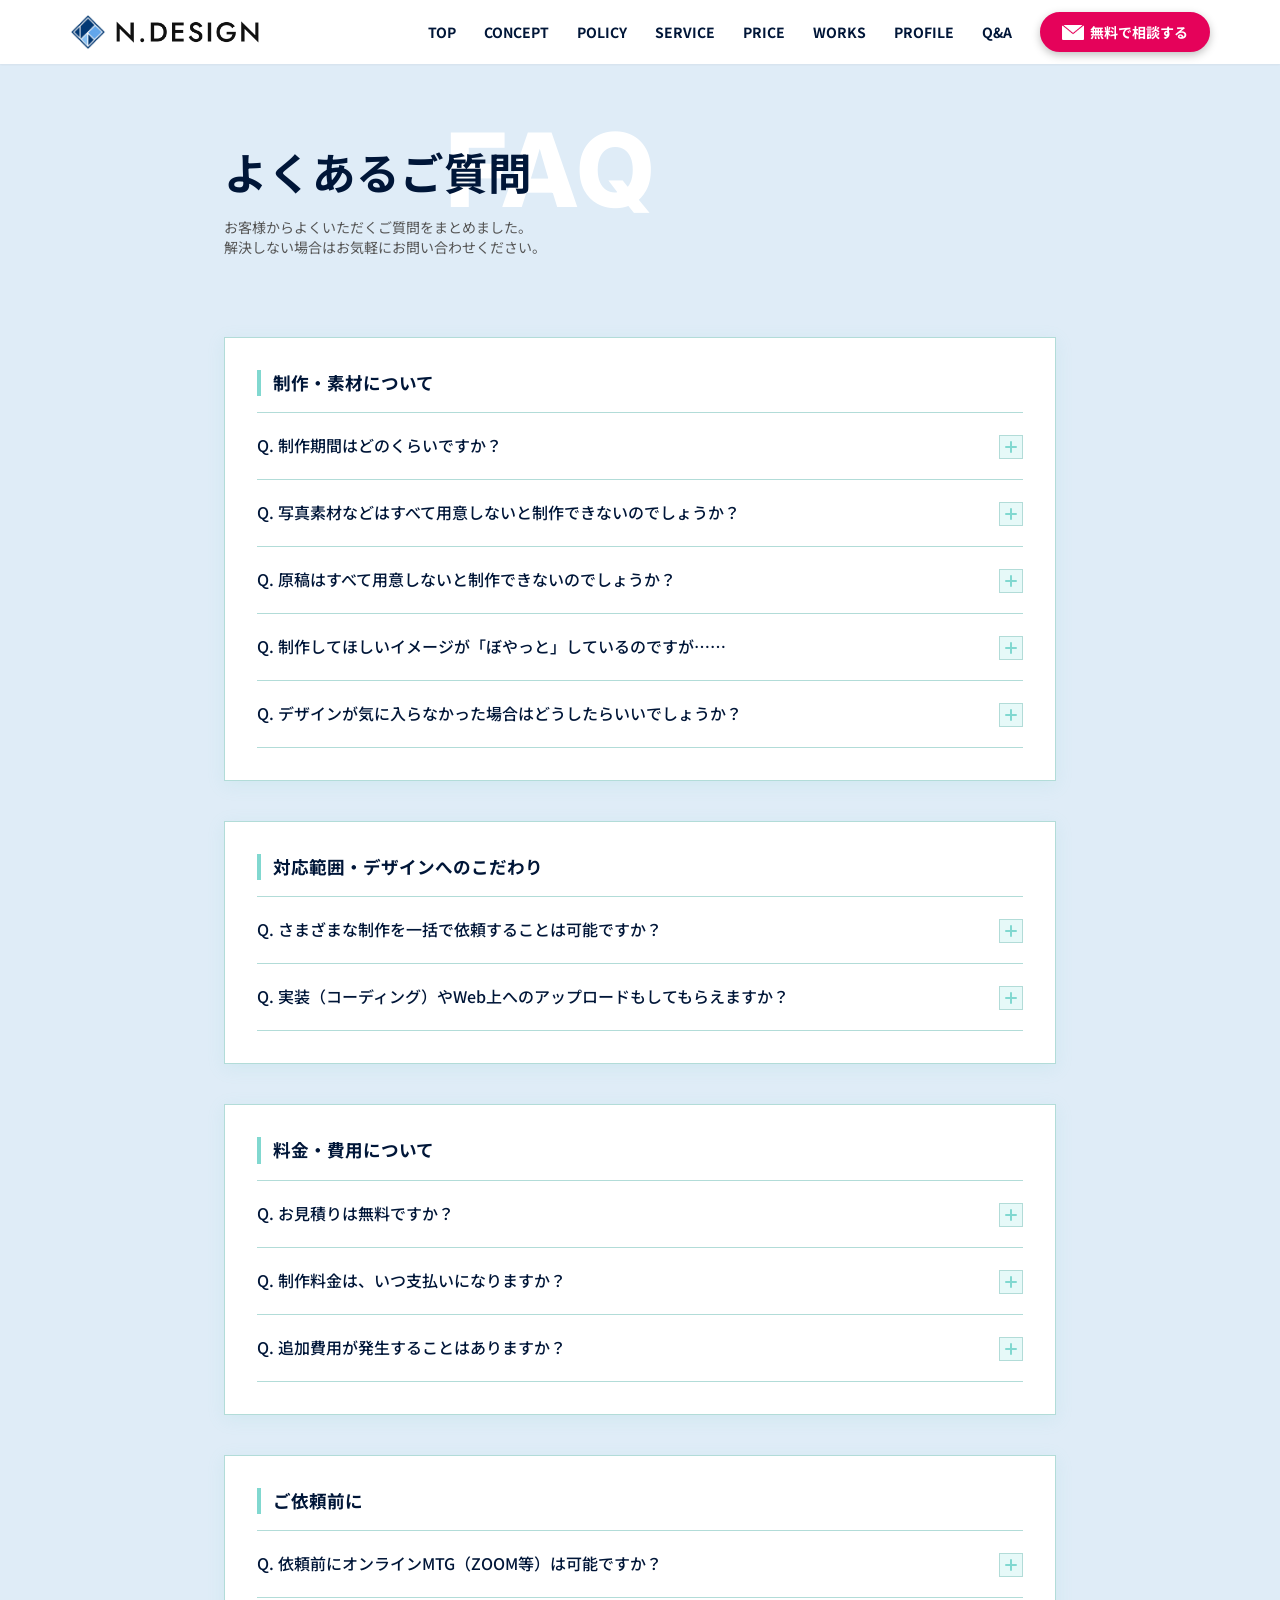
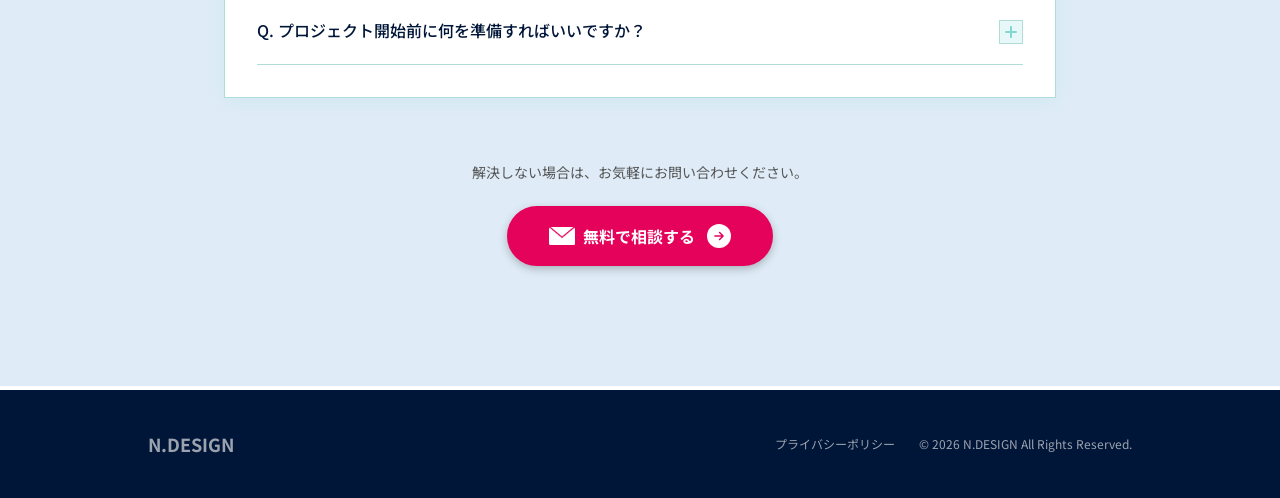
<file: faq.html>
<!DOCTYPE html>
<html lang="ja">
<head>
  <meta charset="UTF-8" />
  <meta name="viewport" content="width=device-width, initial-scale=1.0" />
  <title>よくあるご質問（Q&A） ｜ 永田 亮 Webデザイナー</title>
  <link rel="canonical" href="https://ndesign-official.com/faq.html" />
<link rel="icon" href="favicon-48.png" sizes="48x48" type="image/png" />
  <link rel="icon" href="favicon-96.png" sizes="96x96" type="image/png" />
  <link rel="icon" href="favicon-192.png" sizes="192x192" type="image/png" />
  <link rel="icon" href="favicon.png" type="image/png" />
  <link rel="apple-touch-icon" href="apple-touch-icon.png" />

  <link rel="preconnect" href="https://fonts.googleapis.com" />
  <link rel="preconnect" href="https://fonts.gstatic.com" crossorigin />
  <link href="https://fonts.googleapis.com/css2?family=Inter:wght@400;600;700&family=Noto+Sans+JP:wght@400;700&display=swap" rel="stylesheet" />
  <link href="https://unpkg.com/aos@2.3.4/dist/aos.css" rel="stylesheet" />
  <script src="https://unpkg.com/aos@2.3.4/dist/aos.js"></script>


  <style>
    html { scroll-behavior: smooth; }
    body { font-family: 'Noto Sans JP', 'Inter', sans-serif; color: #001638; font-size: 1rem; line-height: 1.8; }

    /* ===== NAV ===== */
    #navbar { transition: background 0.3s, box-shadow 0.3s; }
    #navbar.scrolled { background: #fff !important; box-shadow: 0 2px 20px rgba(0,0,0,0.08); }
    #navbar.scrolled .nav-link { color: #001638 !important; }
    #navbar.scrolled .ham-bar { background: #001638 !important; }
    .wide-wrap { max-width: min(1600px, 94vw); }
    #navbar .nav-link { color: #001638; }
    .nav-link { position: relative; padding-bottom: 2px; font-weight: 700; transition: color 0.3s; }
    .nav-link:hover,
    #navbar .nav-link:hover,
    #navbar.scrolled .nav-link:hover { color: #81D8D0 !important; }
    .nav-link::after { content: ''; position: absolute; bottom: -2px; left: 0; width: 0; height: 2px; background: #81D8D0; transition: width 0.3s; }
    #mobile-menu { display: none; }
    #mobile-menu.open { display: block; }

    /* ===== SECTION HEADING ===== */
    .sec-en { font-size: 0.85rem; letter-spacing: 0.15em; color: #F5C842; text-transform: uppercase; font-family: 'Inter', sans-serif; font-weight: 600; }
    .sec-ja { font-size: clamp(1.6rem, 3vw, 2rem); font-weight: 700; color: #001638; line-height: 1.3; }
    /* ===== セクション見出し(左揃え+背景英字) ===== */
    .sec-head-wrap { text-align: left; }
    .sec-ja.sec-head {
      display: inline-block;
      position: relative;
      text-align: left;
      z-index: 1;
    }
    .sec-head-en {
      position: absolute;
      top: 50%;
      left: 72%;
      transform: translateY(-52%);
      z-index: -1;
      font-family: 'Inter', sans-serif;
      font-weight: 800;
      font-size: clamp(3.4rem, 8vw, 7.5rem);
      letter-spacing: 0.04em;
      line-height: 1;
      color: #ffffff;
      white-space: nowrap;
      pointer-events: none;
    }
    @media (min-width: 768px) {
      .sec-ja.sec-head { font-size: clamp(2rem, 3.4vw, 3rem); }
    }
    @media (max-width: 767px) {
      .sec-head-en {
        left: 0;
        transform: translateY(-52%);
        font-size: clamp(2.4rem, 13vw, 3.4rem);
      }
    }

    /* ===== BUTTONS ===== */
    .btn-primary {
      display: inline-block;
      font-family: 'Noto Sans JP', 'Inter', sans-serif;
      background: #e5025a;
      color: #ffffff;
      font-weight: 700;
      padding: 1rem 2.5rem;
      border-radius: 50px;
      transition: background 0.25s, transform 0.2s, box-shadow 0.2s;
      font-size: 1rem;
      box-shadow: 0 3px 8px rgba(0, 0, 0, 0.25);
    }
    .btn-primary:hover { background: #b8014a; transform: scale(1.03); box-shadow: 0 5px 12px rgba(0, 0, 0, 0.3); }
    /* CTAボタンの矢印（グローバルメニュー内のボタンは除外） */
    .btn-primary::after { content: ""; display: inline-block; width: 0.42em; height: 0.42em; border-top: 0.14em solid currentColor; border-right: 0.14em solid currentColor; transform: rotate(45deg); margin-left: 0.5em; position: relative; top: -0.02em; box-sizing: border-box; }
    #navbar .btn-primary::after { content: none; margin-left: 0; }

    /* ===== CTAボタン ホバーアニメーション（グローバルメニュー内は対象外） =====
       From Uiverse.io by gharsh11032000 - https://uiverse.io/gharsh11032000/foolish-sloth-90
       MIT License, Copyright (c) gharsh11032000 (Harsh Gupta) */
    .cta {
      position: relative; overflow: hidden; isolation: isolate; will-change: transform; /* 角丸の切り抜きを安定させる */
      display: inline-flex; align-items: center; justify-content: center; gap: 8px;
      transition: color 0.3s cubic-bezier(0.23, 1, 0.320, 1), scale 0.3s cubic-bezier(0.23, 1, 0.320, 1), box-shadow 0.3s cubic-bezier(0.23, 1, 0.320, 1);
    }
    .cta::before {
      content: ""; position: absolute; left: 50%; top: 50%;
      width: 50px; height: 50px; margin: -25px 0 0 -25px;
      border-radius: inherit; scale: 0; z-index: -1;
      transition: scale 0.6s cubic-bezier(0.23, 1, 0.320, 1);
    }
    .cta:hover::before { scale: var(--cta-scale, 7); }
    .btn-primary.cta::after, .line-btn.cta::after { content: none; }
    /* ピンク */
    .btn-primary.cta { border: 2px solid #e5025a; }
    .btn-primary.cta::before { background: #fff; }
    .btn-primary.cta:hover { background: #e5025a; color: #e5025a; transform: none; box-shadow: 0 0 20px rgba(229, 2, 90, 0.4); }
    /* LINE */
    .line-btn.cta { color: #06c755; background: #fff; border: 2px solid #06c755; border-radius: 50px; padding: 1rem 1.5rem; }
    .line-btn.cta::before { background: #06c755; }
    .line-btn.cta:hover { color: #fff; transform: none; background: #fff; box-shadow: 0 0 20px rgba(6, 199, 85, 0.45); }
    /* 右側の丸矢印 */
    .cta-arrow {
      display: inline-flex; align-items: center; justify-content: center; flex-shrink: 0;
      width: 24px; height: 24px; border-radius: 50%; margin-left: 4px;
      transition: background-color 0.3s, color 0.3s;
    }
    .cta-arrow svg { width: 14px; height: 14px; display: block; }
    .btn-primary .cta-arrow { background: #fff; color: #e5025a; }
    .btn-primary.cta:hover .cta-arrow { background: #e5025a; color: #fff; }
    .line-btn .cta-arrow { background: #06c755; color: #fff; }
    .line-btn.cta:hover .cta-arrow { background: #fff; color: #06c755; }
    /* メールアイコン（文字色と一緒に変わるようマスクで表示） */
    .cta-mail {
      display: inline-block; flex-shrink: 0; width: 26px; height: 18px; background-color: currentColor;
      -webkit-mask: url("images/メール.webp") center / contain no-repeat;
              mask: url("images/メール.webp") center / contain no-repeat;
    }

    /* ===== CARDS ===== */
    .card {
      background: #fff;
      border: 1px solid #b2dcd8;
      border-radius: 0;
      box-shadow: 0 4px 16px rgba(129,216,208,0.15);
    }

    /* ===== FAQ アコーディオン ===== */
    .faq-item { border-bottom: 1px solid #b2dcd8; }
    .faq-item:first-child { border-top: 1px solid #b2dcd8; }
    .faq-question {
      display: flex;
      justify-content: space-between;
      align-items: flex-start;
      cursor: pointer;
      padding: 1.25rem 0;
      gap: 1rem;
      user-select: none;
    }
    .faq-question:hover .faq-q-text { color: #5fc4bb; }
    .faq-icon {
      flex-shrink: 0;
      width: 24px;
      height: 24px;
      border-radius: 0;
      background: #e6f9f8;
      border: 1px solid #b2dcd8;
      display: flex;
      align-items: center;
      justify-content: center;
      transition: background 0.2s, transform 0.3s;
      margin-top: 2px;
    }
    .faq-icon svg { transition: transform 0.3s; }
    .faq-item.open .faq-icon { background: #81D8D0; }
    .faq-item.open .faq-icon svg { transform: rotate(45deg); }
    .faq-answer {
      max-height: 0;
      overflow: hidden;
      transition: max-height 0.4s ease, padding 0.3s;
    }
    .faq-item.open .faq-answer { max-height: 600px; }
    .faq-answer-inner { padding-bottom: 1.25rem; }

    /* ===== カテゴリバッジ ===== */
    .category-badge {
      display: block;
      font-size: 1.1rem;
      font-weight: 700;
      color: #001638;
      margin-bottom: 1rem;
      padding-left: 0.75rem;
      border-left: 4px solid #81D8D0;
    }
    /* タブレット幅(768〜1023px): メニューが収まらないため、スマホと同じハンバーガーメニューにする */
    @media (min-width: 768px) and (max-width: 1023px) {
      #navbar ul.md\:flex { display: none !important; }
      #hamburger { display: flex !important; }
      #mobile-menu.open { display: block !important; }
    }
  </style>
  <link rel="stylesheet" href="css/tailwind.css?v=1" /><!-- Tailwind（書き出し済み）。ページ内の<style>より後に読み込む（CDNと同じ順） -->
<link rel="stylesheet" href="css/sec-head-anim.css?v=2">
</head>

<body style="background: #dfecf7;">

<!-- ===================================
     NAVIGATION
=================================== -->
<nav id="navbar" class="fixed top-0 left-0 w-full z-50 bg-white shadow-sm">
  <div class="wide-wrap mx-auto px-5 sm:px-8 flex items-center justify-between h-16">
    <a href="index.html" class="nav-logo" style="display:inline-flex; align-items:center; gap:10px;">
      <img src="images/logo-mark.webp" alt="" style="height:36px; width:auto; object-fit:contain;" />
      <img src="images/logo-text.webp" alt="N .DESIGN" style="height:22px; width:auto; object-fit:contain;" />
    </a>

    <!-- Desktop -->
    <ul class="hidden md:flex items-center gap-7 text-sm font-medium">
      <li><a href="index.html#top"       class="nav-link text-[#001638] hover:text-tiffany transition">TOP</a></li>
      <li><a href="index.html#concept"   class="nav-link text-[#001638] hover:text-tiffany transition">CONCEPT</a></li>
      <li><a href="index.html#strength"  class="nav-link text-[#001638] hover:text-tiffany transition">POLICY</a></li>
      <li><a href="index.html#service"   class="nav-link text-[#001638] hover:text-tiffany transition">SERVICE</a></li>
      <li><a href="price.html"           class="nav-link text-[#001638] hover:text-tiffany transition">PRICE</a></li>
      <li><a href="index.html#portfolio" class="nav-link text-[#001638] hover:text-tiffany transition">WORKS</a></li>
      <li><a href="index.html#about"     class="nav-link text-[#001638] hover:text-tiffany transition">PROFILE</a></li>
      <li><a href="faq.html"             class="nav-link text-[#001638] hover:text-tiffany transition">Q&amp;A</a></li>
      <li><a href="index.html#contact"   class="btn-primary cta text-sm py-2 px-5" style="gap:6px;"><span class="cta-mail" aria-hidden="true" style="width:22px; height:15px;"></span>無料で相談する</a></li>
    </ul>

    <!-- Hamburger -->
    <button id="hamburger" class="md:hidden p-2 flex flex-col gap-1.5" aria-label="メニュー">
      <span class="ham-bar w-6 h-0.5 bg-[#001638] block transition-all"></span>
      <span class="ham-bar w-6 h-0.5 bg-[#001638] block transition-all"></span>
      <span class="ham-bar w-6 h-0.5 bg-[#001638] block transition-all"></span>
    </button>
  </div>

  <!-- Mobile menu -->
  <div id="mobile-menu" class="md:hidden bg-white border-t border-tiffany-border shadow-lg">
    <ul class="flex flex-col text-sm font-medium text-[#001638] px-5 py-4 gap-3">
      <li><a href="index.html#top"       onclick="closeMobileMenu()" class="block py-1 hover:text-tiffany">TOP</a></li>
      <li><a href="index.html#concept"   onclick="closeMobileMenu()" class="block py-1 hover:text-tiffany">CONCEPT</a></li>
      <li><a href="index.html#strength"  onclick="closeMobileMenu()" class="block py-1 hover:text-tiffany">POLICY</a></li>
      <li><a href="index.html#service"   onclick="closeMobileMenu()" class="block py-1 hover:text-tiffany">SERVICE</a></li>
      <li><a href="price.html"           onclick="closeMobileMenu()" class="block py-1 hover:text-tiffany">PRICE</a></li>
      <li><a href="index.html#portfolio" onclick="closeMobileMenu()" class="block py-1 hover:text-tiffany">WORKS</a></li>
      <li><a href="index.html#about"     onclick="closeMobileMenu()" class="block py-1 hover:text-tiffany">PROFILE</a></li>
      <li><a href="faq.html"             onclick="closeMobileMenu()" class="block py-1 hover:text-tiffany">Q&amp;A</a></li>
      <li><a href="index.html#contact"   onclick="closeMobileMenu()" class="block py-1 hover:text-tiffany">CONTACT</a></li>
    </ul>
  </div>
</nav>

<!-- ===================================
     HERO
=================================== -->
<div class="pt-16">
  <div class="py-16 sm:py-20 max-w-4xl mx-auto px-5 sm:px-8" data-aos="fade-up">
    <div class="sec-head-wrap">
      <h1 class="sec-ja sec-head">よくあるご質問<span class="sec-head-en" aria-hidden="true">FAQ</span></h1>
    </div>
    <p class="mt-4 text-[#555] text-sm">お客様からよくいただくご質問をまとめました。<br />解決しない場合はお気軽にお問い合わせください。</p>
  </div>
</div>

<!-- ===================================
     FAQ コンテンツ
=================================== -->
<div class="max-w-4xl mx-auto px-5 sm:px-8 pb-24 space-y-10">

  <!-- カテゴリ 1：制作・素材について -->
  <div class="card p-6 sm:p-8" data-aos="fade-up">
    <div class="category-badge">制作・素材について</div>
    <div>

      <div class="faq-item">
        <div class="faq-question" onclick="toggleFaq(this)">
          <p class="faq-q-text text-[#001638] text-sm sm:text-base transition-colors" style="font-weight:500;">Q. 制作期間はどのくらいですか？</p>
          <div class="faq-icon"><svg width="12" height="12" viewBox="0 0 12 12" fill="none"><path d="M6 1v10M1 6h10" stroke="#81D8D0" stroke-width="2" stroke-linecap="round"/></svg></div>
        </div>
        <div class="faq-answer">
          <div class="faq-answer-inner text-sm text-[#555] leading-loose">
            制作開始から、LP（ランディングページ）で1週間〜約3週間、Webサイトは1ヶ月〜が目安となります。ボリュームによって変動するため、お打ち合わせの際にご要望をお伺いした上で明確なスケジュールをお伝えいたします。<br />
            <span class="text-tiffany font-bold">※お急ぎの場合は柔軟に対応可能ですのでご相談ください。</span>
          </div>
        </div>
      </div>

      <div class="faq-item">
        <div class="faq-question" onclick="toggleFaq(this)">
          <p class="faq-q-text text-[#001638] text-sm sm:text-base transition-colors" style="font-weight:500;">Q. 写真素材などはすべて用意しないと制作できないのでしょうか？</p>
          <div class="faq-icon"><svg width="12" height="12" viewBox="0 0 12 12" fill="none"><path d="M6 1v10M1 6h10" stroke="#81D8D0" stroke-width="2" stroke-linecap="round"/></svg></div>
        </div>
        <div class="faq-answer">
          <div class="faq-answer-inner text-sm text-[#555] leading-loose">
            いいえ、ご用意がなくても問題ありません。当方が契約している高品質な有料素材サイトから、デザインやターゲットに最適な素材を厳選して使用いたします。
          </div>
        </div>
      </div>

      <div class="faq-item">
        <div class="faq-question" onclick="toggleFaq(this)">
          <p class="faq-q-text text-[#001638] text-sm sm:text-base transition-colors" style="font-weight:500;">Q. 原稿はすべて用意しないと制作できないのでしょうか？</p>
          <div class="faq-icon"><svg width="12" height="12" viewBox="0 0 12 12" fill="none"><path d="M6 1v10M1 6h10" stroke="#81D8D0" stroke-width="2" stroke-linecap="round"/></svg></div>
        </div>
        <div class="faq-answer">
          <div class="faq-answer-inner text-sm text-[#555] leading-loose">
            基本的な原稿はお客様にご用意いただいておりますが、原稿作成オプションもございます。<br />
            LP制作の場合は、事前にヒアリングシートをお渡ししますので、商品の特徴やデザインの希望をご返答ください。お伺いした内容をベースに、当方でキャッチコピーの作成やテキストの編集・ブラッシュアップを行います。
          </div>
        </div>
      </div>

      <div class="faq-item">
        <div class="faq-question" onclick="toggleFaq(this)">
          <p class="faq-q-text text-[#001638] text-sm sm:text-base transition-colors" style="font-weight:500;">Q. 制作してほしいイメージが「ぼやっと」しているのですが……</p>
          <div class="faq-icon"><svg width="12" height="12" viewBox="0 0 12 12" fill="none"><path d="M6 1v10M1 6h10" stroke="#81D8D0" stroke-width="2" stroke-linecap="round"/></svg></div>
        </div>
        <div class="faq-answer">
          <div class="faq-answer-inner text-sm text-[#555] leading-loose">
            ぜひお任せください。お打ち合わせの中で、ビジネスの目標やコンセプト、ターゲット層などを丁寧にヒアリングさせていただき、最適なデザインの方向性をご提案いたします。
          </div>
        </div>
      </div>

      <div class="faq-item">
        <div class="faq-question" onclick="toggleFaq(this)">
          <p class="faq-q-text text-[#001638] text-sm sm:text-base transition-colors" style="font-weight:500;">Q. デザインが気に入らなかった場合はどうしたらいいでしょうか？</p>
          <div class="faq-icon"><svg width="12" height="12" viewBox="0 0 12 12" fill="none"><path d="M6 1v10M1 6h10" stroke="#81D8D0" stroke-width="2" stroke-linecap="round"/></svg></div>
        </div>
        <div class="faq-answer">
          <div class="faq-answer-inner text-sm text-[#555] leading-loose">
            お客様にご満足いただけるまで修正対応いたします。ただし、大幅な文言の追加や、最初にお打ち合わせしたコンセプト・構成から大きく外れるような変更・作り直しの場合は、追加料金をいただく場合がございます。
          </div>
        </div>
      </div>

    </div>
  </div>

  <!-- カテゴリ 2：対応範囲・デザインへのこだわり -->
  <div class="card p-6 sm:p-8" data-aos="fade-up">
    <div class="category-badge">対応範囲・デザインへのこだわり</div>
    <div>

      <div class="faq-item">
        <div class="faq-question" onclick="toggleFaq(this)">
          <p class="faq-q-text text-[#001638] text-sm sm:text-base transition-colors" style="font-weight:500;">Q. さまざまな制作を一括で依頼することは可能ですか？</p>
          <div class="faq-icon"><svg width="12" height="12" viewBox="0 0 12 12" fill="none"><path d="M6 1v10M1 6h10" stroke="#81D8D0" stroke-width="2" stroke-linecap="round"/></svg></div>
        </div>
        <div class="faq-answer">
          <div class="faq-answer-inner text-sm text-[#555] leading-loose">
            もちろん可能です。実際、多くのお客様から「チラシ＋バナー＋LP」や「Webサイト＋LINEリッチメニュー＋メッセージ画像」といった形で一括ご依頼いただけます。デザインを丸ごと一括でお任せいただくことで、ユーザーの導線がスムーズになり、ブランドの統一感を高めることができます。
          </div>
        </div>
      </div>

      <div class="faq-item">
        <div class="faq-question" onclick="toggleFaq(this)">
          <p class="faq-q-text text-[#001638] text-sm sm:text-base transition-colors" style="font-weight:500;">Q. 実装（コーディング）やWeb上へのアップロードもしてもらえますか？</p>
          <div class="faq-icon"><svg width="12" height="12" viewBox="0 0 12 12" fill="none"><path d="M6 1v10M1 6h10" stroke="#81D8D0" stroke-width="2" stroke-linecap="round"/></svg></div>
        </div>
        <div class="faq-answer">
          <div class="faq-answer-inner text-sm text-[#555] leading-loose">
            はい、対応可能です。ドメインやサーバーの情報をご共有いただければ、公開（アップロード）作業まで責任を持って行います。
          </div>
        </div>
      </div>

    </div>
  </div>

  <!-- カテゴリ 3：料金・費用について -->
  <div class="card p-6 sm:p-8" data-aos="fade-up">
    <div class="category-badge">料金・費用について</div>
    <div>

      <div class="faq-item">
        <div class="faq-question" onclick="toggleFaq(this)">
          <p class="faq-q-text text-[#001638] text-sm sm:text-base transition-colors" style="font-weight:500;">Q. お見積りは無料ですか？</p>
          <div class="faq-icon"><svg width="12" height="12" viewBox="0 0 12 12" fill="none"><path d="M6 1v10M1 6h10" stroke="#81D8D0" stroke-width="2" stroke-linecap="round"/></svg></div>
        </div>
        <div class="faq-answer">
          <div class="faq-answer-inner text-sm text-[#555] leading-loose">
            はい、お見積りは完全に無料です。まずはお気軽にお問い合わせフォームよりご相談ください。
          </div>
        </div>
      </div>

      <div class="faq-item">
        <div class="faq-question" onclick="toggleFaq(this)">
          <p class="faq-q-text text-[#001638] text-sm sm:text-base transition-colors" style="font-weight:500;">Q. 制作料金は、いつ支払いになりますか？</p>
          <div class="faq-icon"><svg width="12" height="12" viewBox="0 0 12 12" fill="none"><path d="M6 1v10M1 6h10" stroke="#81D8D0" stroke-width="2" stroke-linecap="round"/></svg></div>
        </div>
        <div class="faq-answer">
          <div class="faq-answer-inner text-sm text-[#555] leading-loose">
            原則として、着手金として総額の50%を前払いいただき、残金（50%）を納品月の末締め・翌月末払いにてお願いしております。<br />
            <span class="text-tiffany font-bold">※案件の規模やご事情によっては、柔軟に対応いたしますのでご相談ください。</span>
          </div>
        </div>
      </div>

      <div class="faq-item">
        <div class="faq-question" onclick="toggleFaq(this)">
          <p class="faq-q-text text-[#001638] text-sm sm:text-base transition-colors" style="font-weight:500;">Q. 追加費用が発生することはありますか？</p>
          <div class="faq-icon"><svg width="12" height="12" viewBox="0 0 12 12" fill="none"><path d="M6 1v10M1 6h10" stroke="#81D8D0" stroke-width="2" stroke-linecap="round"/></svg></div>
        </div>
        <div class="faq-answer">
          <div class="faq-answer-inner text-sm text-[#555] leading-loose">
            基本的には、当初のお見積り範囲内で収まるように制作いたします。ただし、「大幅な構成・仕様の変更」「デザイン確定後の度重なる修正」「原稿作成など追加オプションの途中変更」が発生した場合は、事前にお客様にご確認・ご納得いただいた上で追加費用をいただく場合がございます。
          </div>
        </div>
      </div>

    </div>
  </div>

  <!-- カテゴリ 4：その他・ご依頼前に -->
  <div class="card p-6 sm:p-8" data-aos="fade-up">
    <div class="category-badge">ご依頼前に</div>
    <div>

      <div class="faq-item">
        <div class="faq-question" onclick="toggleFaq(this)">
          <p class="faq-q-text text-[#001638] text-sm sm:text-base transition-colors" style="font-weight:500;">Q. 依頼前にオンラインMTG（ZOOM等）は可能ですか？</p>
          <div class="faq-icon"><svg width="12" height="12" viewBox="0 0 12 12" fill="none"><path d="M6 1v10M1 6h10" stroke="#81D8D0" stroke-width="2" stroke-linecap="round"/></svg></div>
        </div>
        <div class="faq-answer">
          <div class="faq-answer-inner text-sm text-[#555] leading-loose">
            もちろん可能です。ご契約前にZOOMにてお顔を合わせ、不安な点をご相談いただけます。ご希望の日時を2〜3件ほど、お問い合わせフォームよりお知らせください。
          </div>
        </div>
      </div>

      <div class="faq-item">
        <div class="faq-question" onclick="toggleFaq(this)">
          <p class="faq-q-text text-[#001638] text-sm sm:text-base transition-colors" style="font-weight:500;">Q. プロジェクト開始前に何を準備すればいいですか？</p>
          <div class="faq-icon"><svg width="12" height="12" viewBox="0 0 12 12" fill="none"><path d="M6 1v10M1 6h10" stroke="#81D8D0" stroke-width="2" stroke-linecap="round"/></svg></div>
        </div>
        <div class="faq-answer">
          <div class="faq-answer-inner text-sm text-[#555] leading-loose">
            お打ち合わせの後に、こちらから必要なものチェックリストをお送りします。基本的には、以下のものをご用意いただくとスムーズです。
            <ul class="mt-3 space-y-1.5">
              <li class="flex items-start gap-2"><span class="text-tiffany font-bold shrink-0">①</span>使用したい写真や画像素材（お手元にある場合）</li>
              <li class="flex items-start gap-2"><span class="text-tiffany font-bold shrink-0">②</span>掲載したい原稿・テキスト（原稿作成オプションも利用可能）</li>
              <li class="flex items-start gap-2"><span class="text-tiffany font-bold shrink-0">③</span>完成イメージに近い競合や他社のURL</li>
              <li class="flex items-start gap-2"><span class="text-tiffany font-bold shrink-0">④</span>ドメイン、サーバーの情報（Webサイト・LP公開に必要なお客様のアカウント）</li>
            </ul>
            <p class="mt-3">不安な点があれば、お打ち合わせの際にご説明しますのでご安心ください。</p>
          </div>
        </div>
      </div>

    </div>
  </div>

  <!-- CTA -->
  <div class="text-center py-6" data-aos="fade-up">
    <p class="text-[#555] text-sm mb-6">解決しない場合は、お気軽にお問い合わせください。</p>
    <a href="index.html#contact" class="btn-primary cta">
      <span class="cta-mail" aria-hidden="true"></span>
      無料で相談する
      <span class="cta-arrow" aria-hidden="true"><svg viewBox="0 0 24 24" fill="none" stroke="currentColor" stroke-width="2.6" stroke-linecap="round" stroke-linejoin="round"><path d="M5 12h14M13 6l6 6-6 6"/></svg></span>
    </a>
  </div>

</div>

<!-- ===================================
     FOOTER
=================================== -->
<footer class="bg-[#001638] text-white">
  <div class="h-1" style="background:#fff;"></div>
  <div class="max-w-5xl mx-auto px-5 py-10 flex flex-col sm:flex-row items-center justify-between gap-4">
    <p class="text-lg font-bold text-gray-400">N.DESIGN</p>
    <div class="flex flex-col sm:flex-row items-center gap-2 sm:gap-6">
      <a href="privacy.html" class="text-gray-400 text-xs hover:text-tiffany transition">プライバシーポリシー</a>
      <p class="text-gray-400 text-xs">© 2026 N.DESIGN All Rights Reserved.</p>
    </div>
  </div>
</footer>

<script>
  AOS.init({ duration: 700, once: true, offset: 50 });

  const navbar = document.getElementById('navbar');
  function updateNav() {
    navbar.classList.toggle('scrolled', window.scrollY > 60);
  }
  window.addEventListener('scroll', updateNav);
  updateNav();

  document.getElementById('hamburger').addEventListener('click', () => {
    document.getElementById('mobile-menu').classList.toggle('open');
  });
  function closeMobileMenu() {
    document.getElementById('mobile-menu').classList.remove('open');
  }

  function toggleFaq(questionEl) {
    const item = questionEl.closest('.faq-item');
    item.classList.toggle('open');
  }
</script>

<script src="js/sec-head-anim.js?v=1"></script>
</body>
</html>
</file>
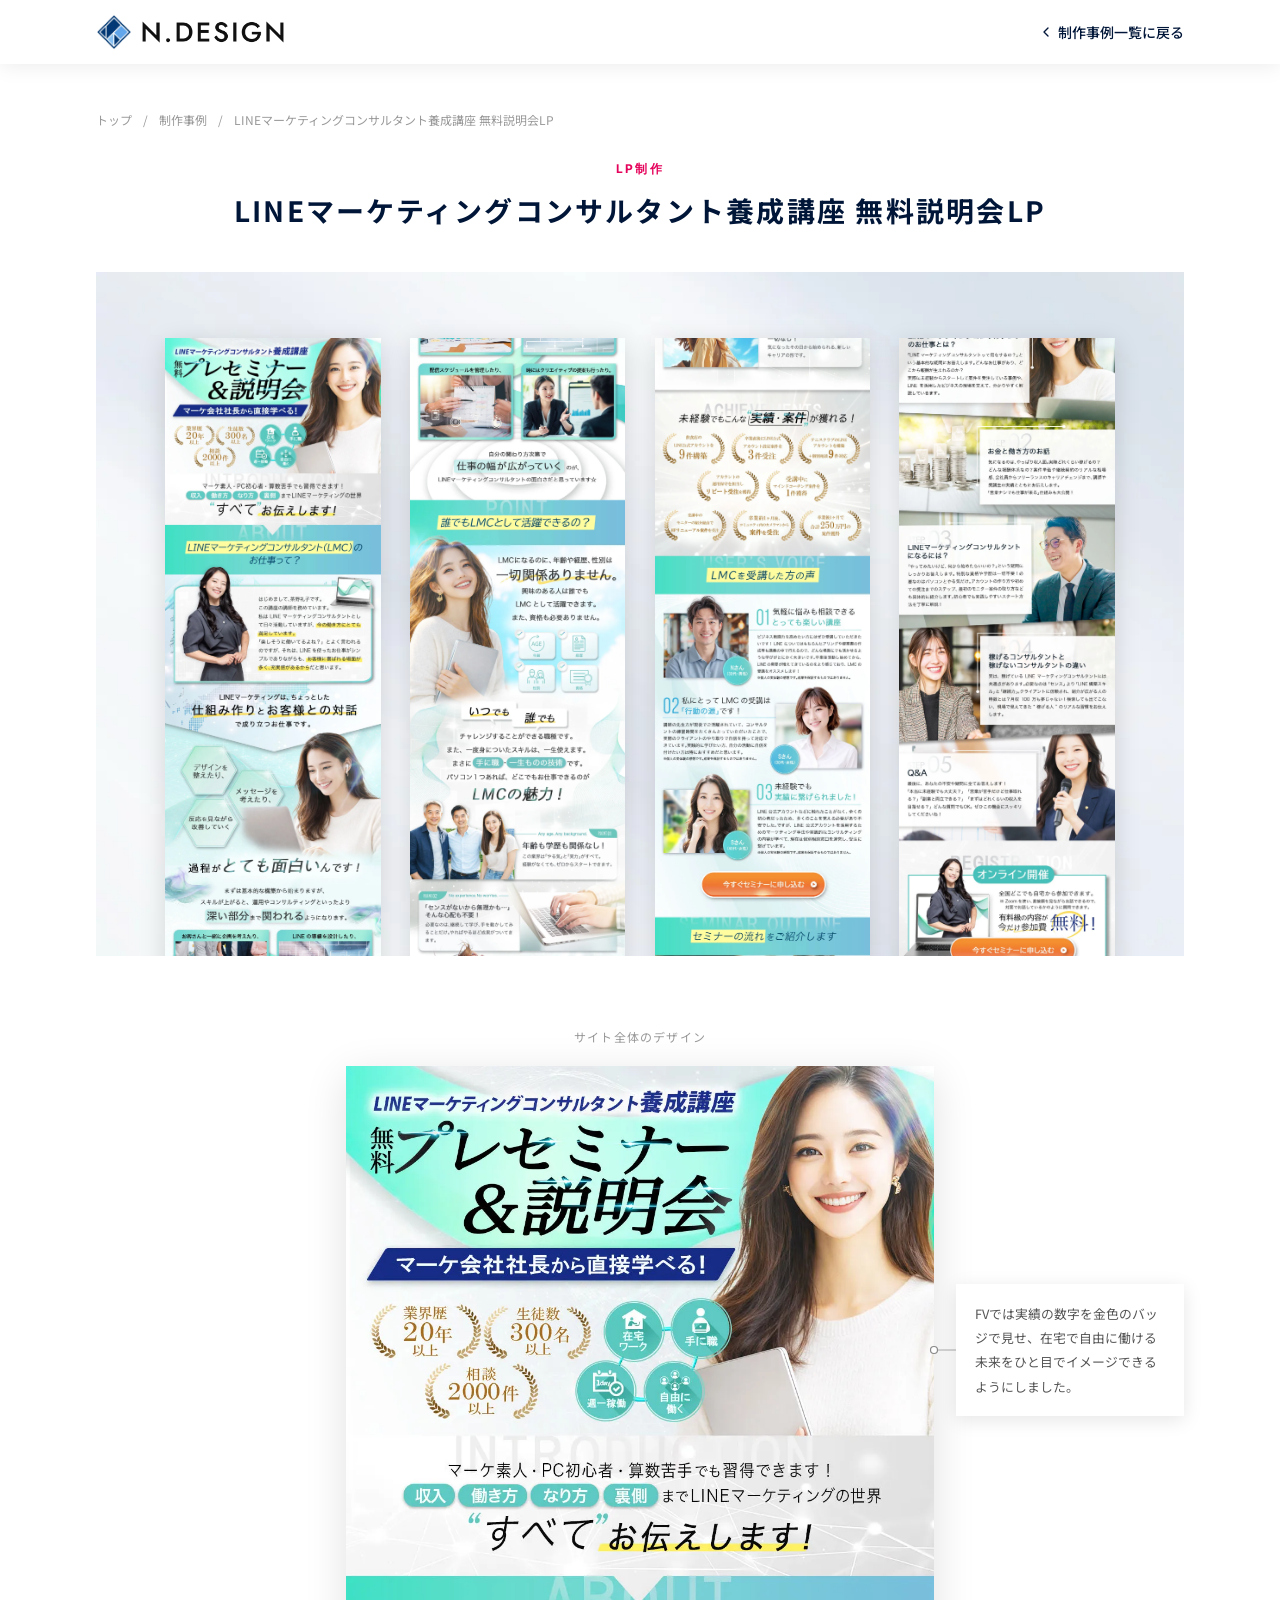
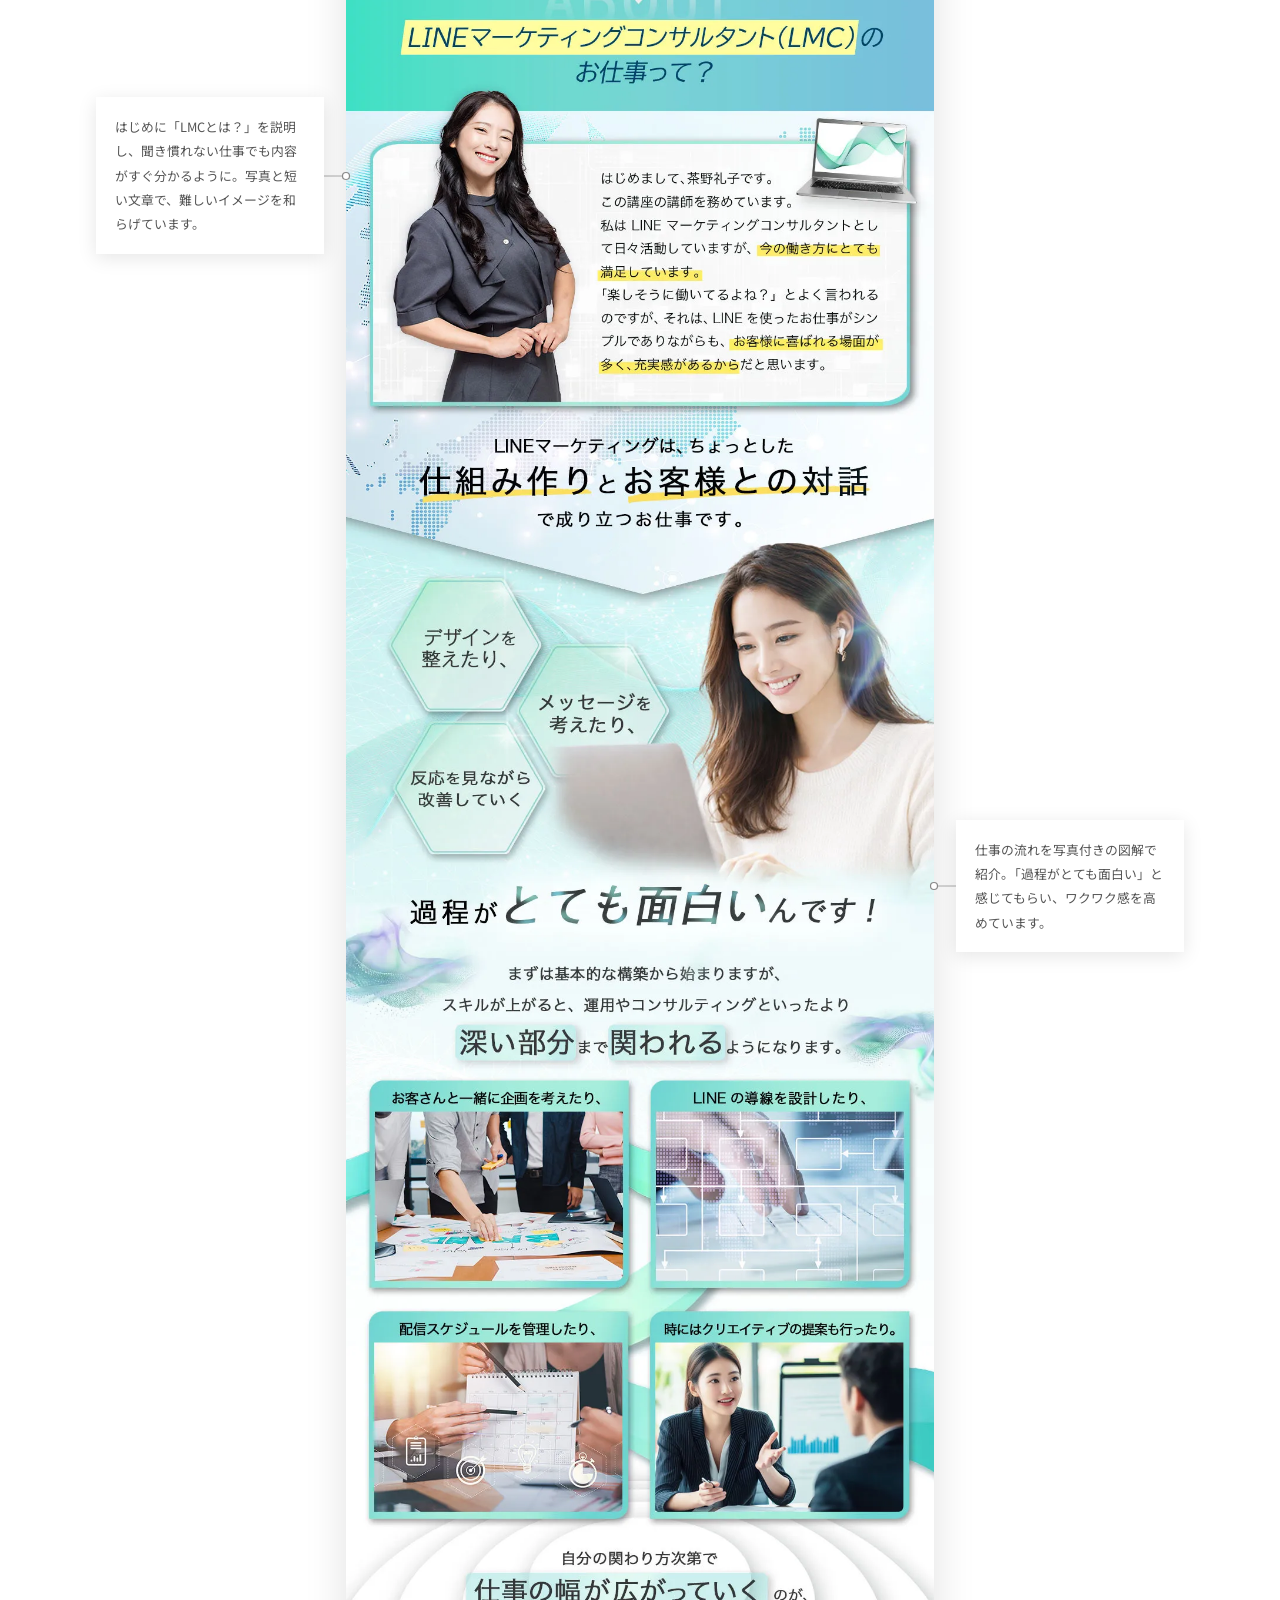
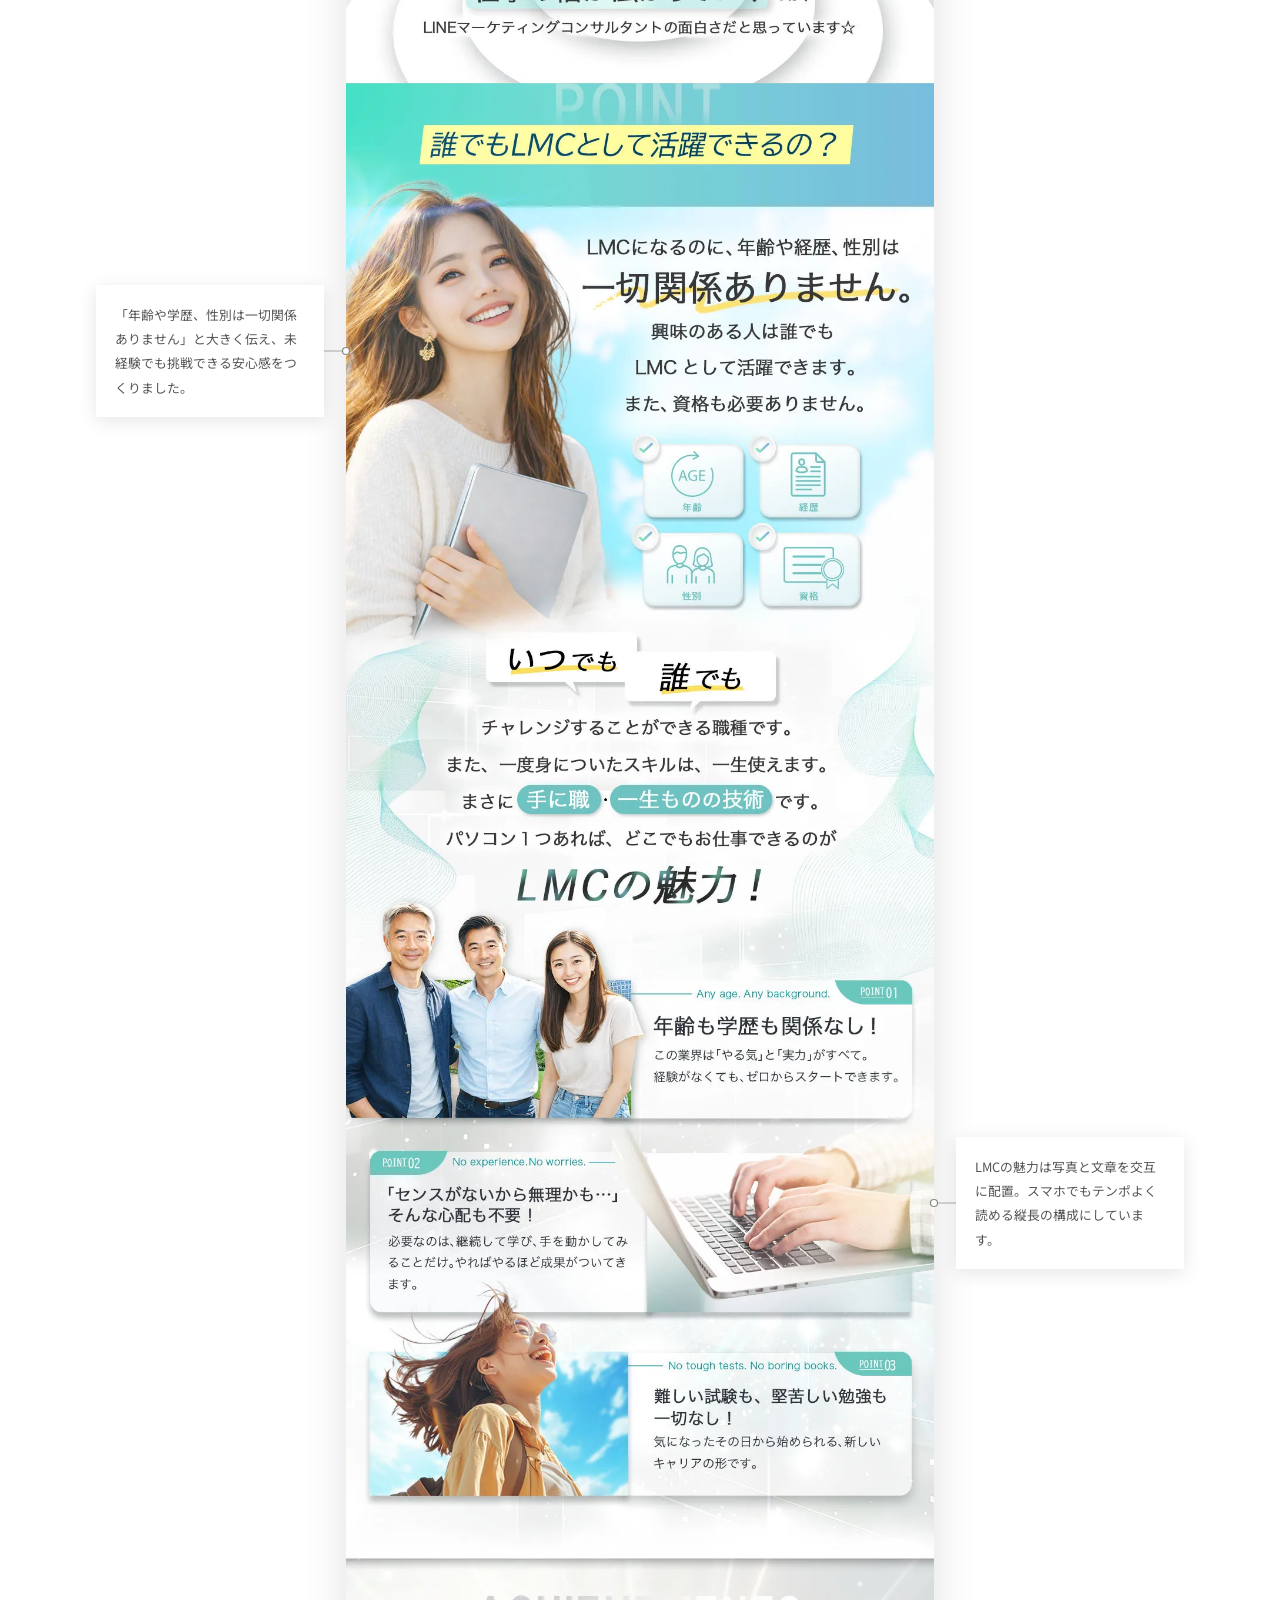
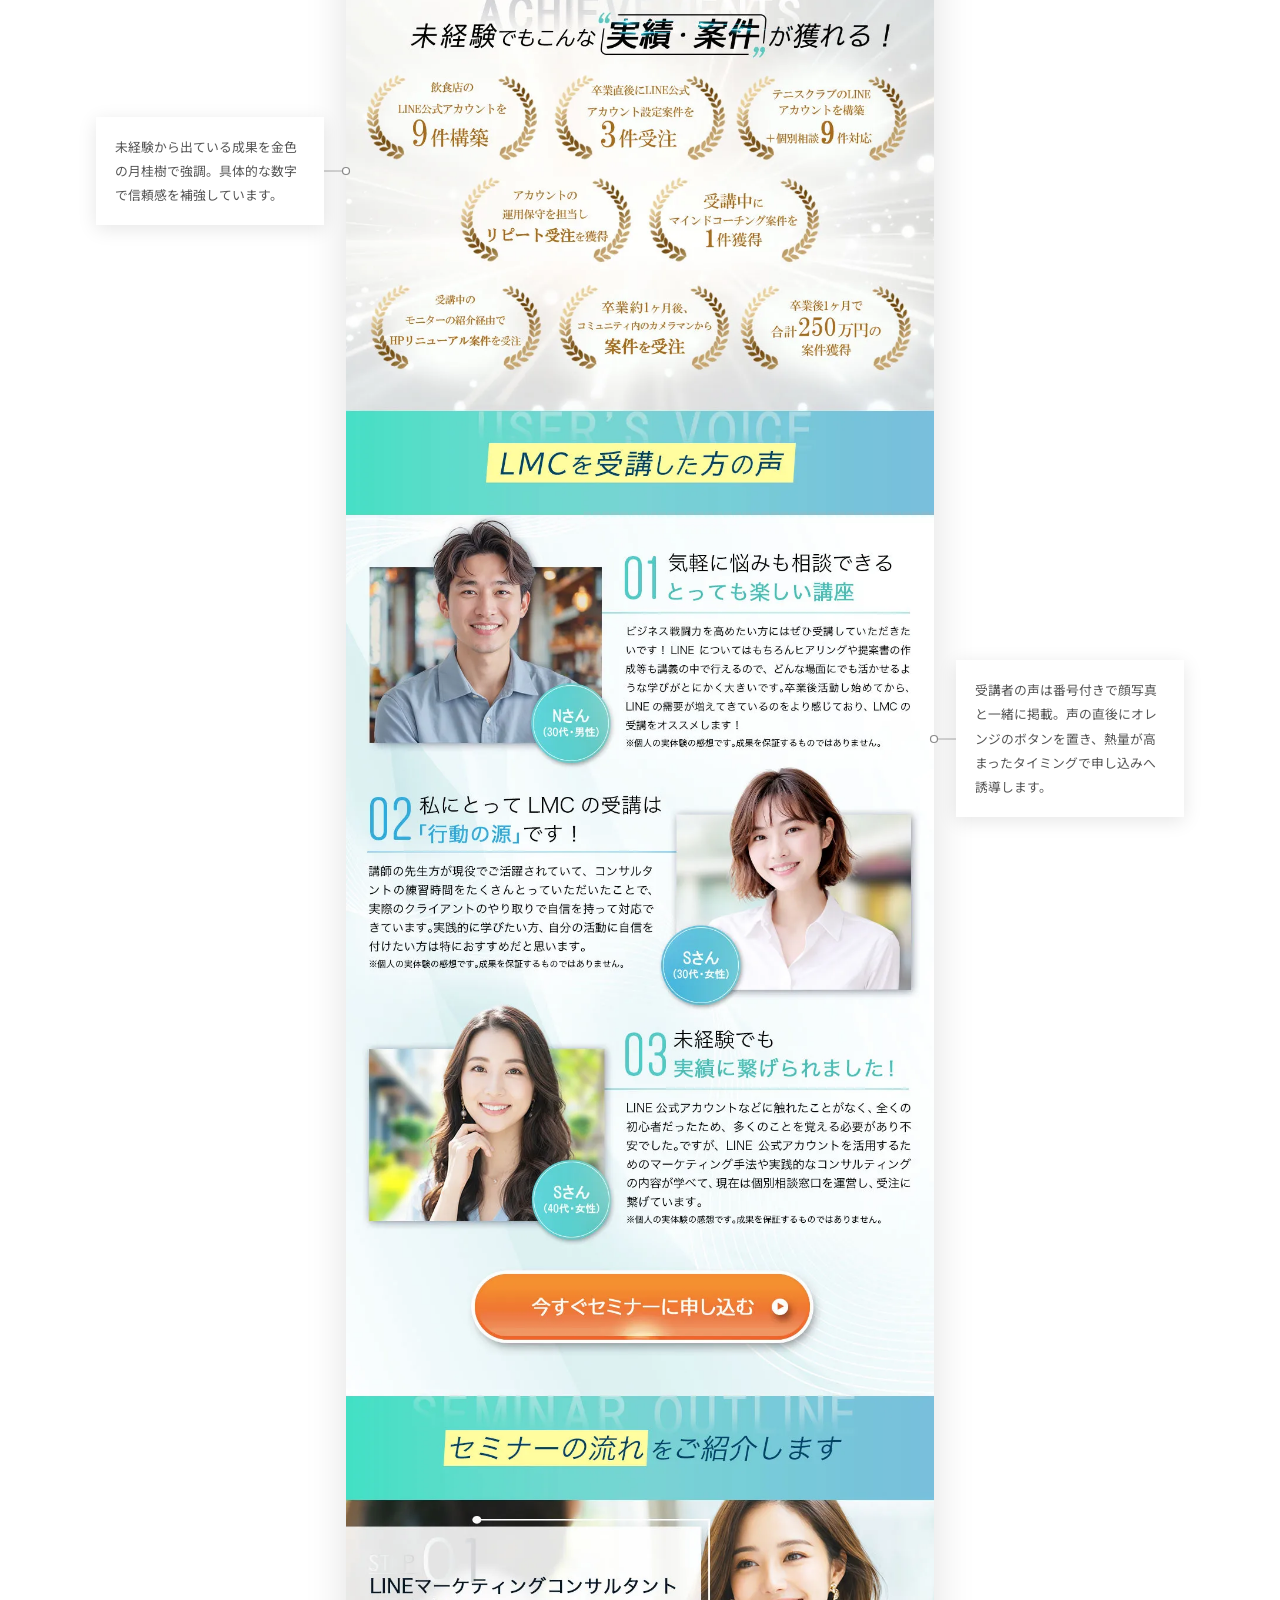
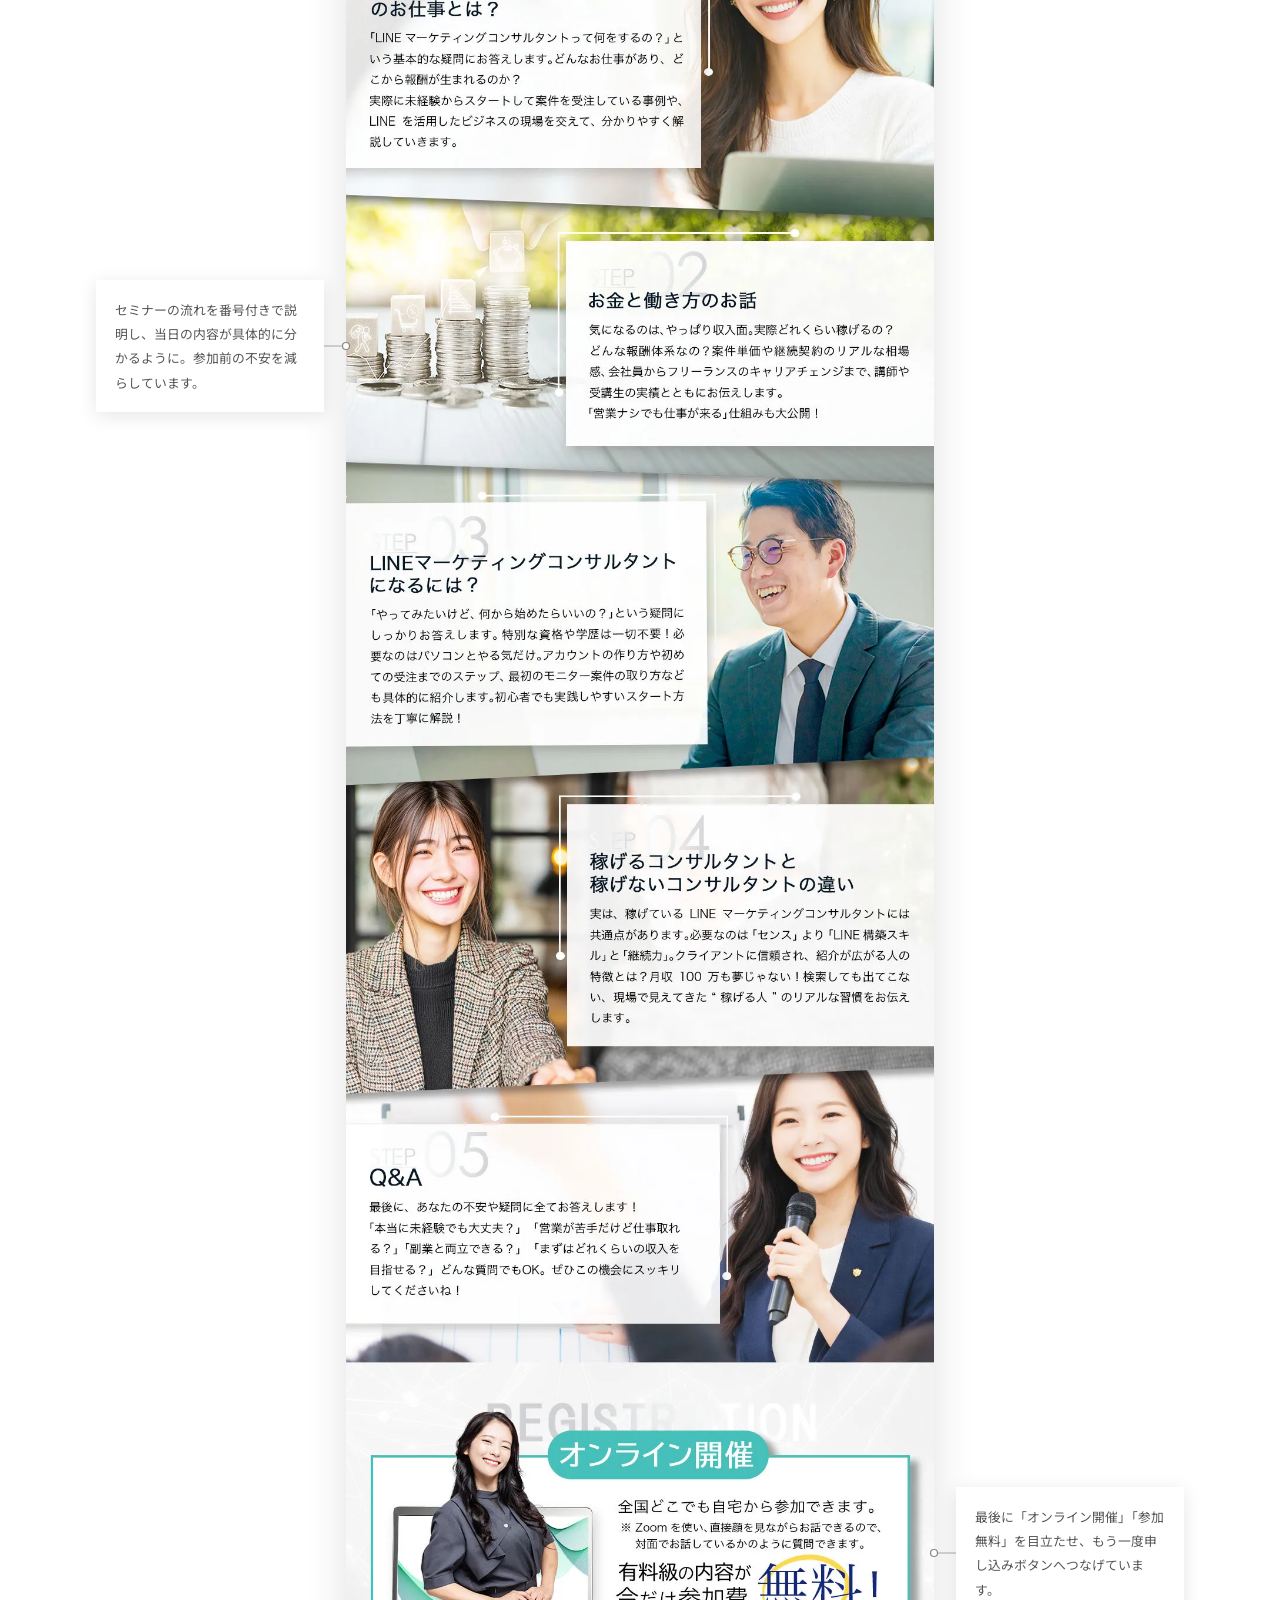
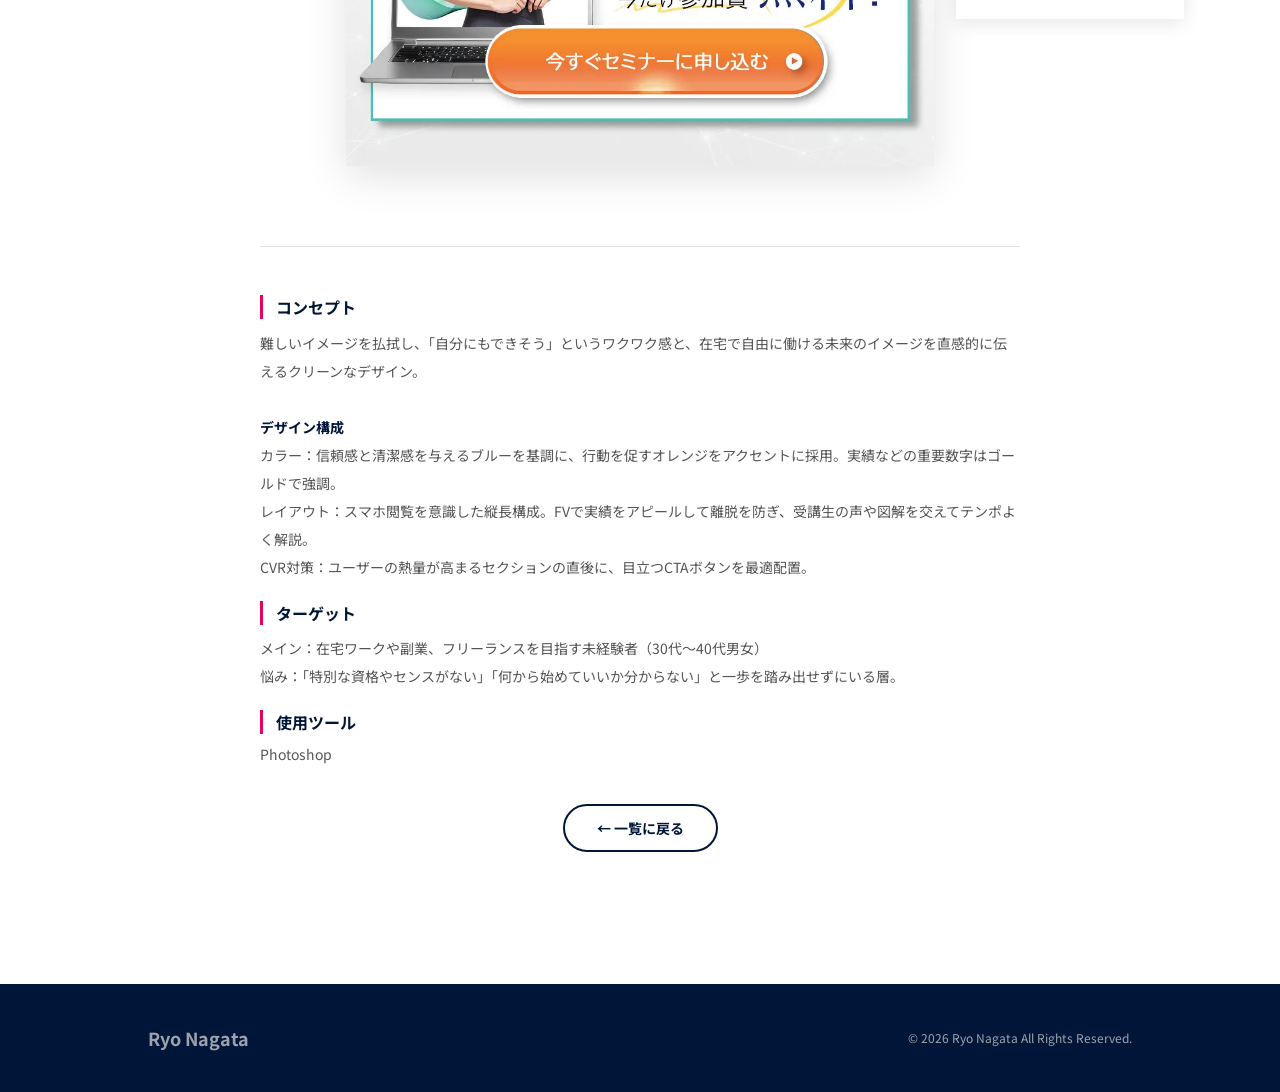
<file: portfolio-detail.html>
<!DOCTYPE html>
<html lang="ja">
<head>
  <meta charset="UTF-8" />
  <meta name="viewport" content="width=device-width, initial-scale=1.0" />
  <title>制作事例 ｜ 永田 亮 Webデザイナー</title>
<link rel="icon" href="favicon-48.png" sizes="48x48" type="image/png" />
  <link rel="icon" href="favicon-96.png" sizes="96x96" type="image/png" />
  <link rel="icon" href="favicon-192.png" sizes="192x192" type="image/png" />
  <link rel="icon" href="favicon.png" type="image/png" />
  <link rel="apple-touch-icon" href="apple-touch-icon.png" />

  <link rel="preconnect" href="https://fonts.googleapis.com" />
  <link rel="preconnect" href="https://fonts.gstatic.com" crossorigin />
  <link href="https://fonts.googleapis.com/css2?family=Inter:wght@400;600;700&family=Noto+Sans+JP:wght@400;700&display=swap" rel="stylesheet" />


  <style>
    html { scroll-behavior: smooth; }
    body { font-family: 'Noto Sans JP', 'Inter', sans-serif; color: #001638; font-size: 1rem; line-height: 1.8; }
    #navbar { background: #fff; box-shadow: 0 2px 20px rgba(0,0,0,0.08); }
    .btn-primary {
      display: inline-block;
      font-family: 'Noto Sans JP', 'Inter', sans-serif;
      background: #e5025a;
      color: #ffffff;
      font-weight: 700;
      padding: 1rem 2.5rem;
      border-radius: 50px;
      transition: background 0.25s, transform 0.2s, box-shadow 0.2s;
      font-size: 1rem;
      box-shadow: 0 3px 8px rgba(0,0,0,0.25);
    }
    .btn-primary:hover { background: #b8014a; transform: scale(1.03); }
    .card {
      background: #fff;
      border: 1px solid #b2dcd8;
      border-radius: 0;
      box-shadow: 0 4px 16px rgba(129,216,208,0.15);
    }
    .label { font-size: 0.875rem; font-weight: 700; color: #001638; margin-bottom: 0.25rem; }

    /* ===== 実績ショーケース（HP制作用レイアウト） ===== */
    .sc-head { text-align: center; margin-bottom: 2.5rem; }
    .sc-cat { display:block; font-family:'Inter',sans-serif; font-size:.75rem; letter-spacing:.2em; color:#e5025a; font-weight:700; text-transform:uppercase; }
    .sc-title { font-size:clamp(1.25rem, 3vw, 1.75rem); font-weight:700; letter-spacing:.08em; margin-top:.6rem; line-height:1.6; }
    .sc-main { background:#f6f4ef; border-radius:0; overflow:hidden; margin-bottom:4.5rem; }
    .sc-main img { width:100%; height:auto; display:block; }
    .sc-main--cols { aspect-ratio:16 / 10; display:flex; justify-content:center; gap:4%; padding:6% 5% 0; }
    .sc-main--cols .sc-col { flex:0 0 26%; align-self:flex-start; box-shadow:0 6px 24px rgba(0,0,0,0.14); }
    .sc-main--fit { background:#eef2f8 url(images/works/sc-bg.webp?v=3) center / cover no-repeat; } /* 白〜淡い青のサテン調背景 */
    .sc-main--fit .sc-col { overflow:hidden; position:relative; }
    .sc-col-stack { position:relative; }
    .sc-col-stack img { width:100%; height:auto; display:block; }
    .sc-col-stack .sc-fv { position:absolute; top:0; left:0; }
    .sc-full-cap { text-align:center; font-size:.75rem; color:#999; letter-spacing:.1em; margin-bottom:1.25rem; }
    .sc-full { position:relative; max-width:1100px; margin:0 auto 5rem; }
    .sc-stack { position:relative; width:54%; margin:0 auto; box-shadow:0 10px 40px rgba(0,0,0,0.12); }
    .sc-stack img { width:100%; height:auto; display:block; }
    .sc-stack .sc-fv { position:absolute; top:0; left:0; width:100%; height:auto; object-fit:cover; }
    .sc-svg { position:absolute; inset:0; width:100%; height:100%; pointer-events:none; overflow:visible; }
    .sc-line { fill:none; stroke:#aaa; stroke-width:1; }
    .sc-dot { fill:#fff; stroke:#888; stroke-width:1.2; }
    .sc-note { position:absolute; width:21%; background:#fff; box-shadow:0 4px 18px rgba(0,0,0,0.1); padding:1.1rem 1.2rem; font-size:.8rem; line-height:1.9; color:#555; margin:0; }
    .sc-info { max-width:760px; margin:0 auto; border-top:1px solid #e5e5e5; padding-top:3rem; }
    .sc-info .label { font-size:1rem; padding-left:.8rem; border-left:3px solid #e5025a; margin-bottom:.6rem; }
    .sc-info .sc-block + .sc-block { margin-top:2rem; }
    @media (max-width:639px){
      .sc-main { border-radius:0; margin-bottom:3rem; }
      .sc-full { margin-bottom:3.5rem; }
      .sc-stack { width:57%; margin:0; }
      .sc-note { width:39%; font-size:10px; line-height:1.6; padding:.55rem .6rem; }
    }
    /* 紺枠×水色ボタン（トップの「料金を見る」と同じ見た目・ホバーで紺が広がる） */
    .btn-primary.btn-navy { position: relative; overflow: hidden; isolation: isolate; display: inline-flex; align-items: center; justify-content: center;
      background: #fff; color: #001638; border: 2px solid #001638; box-shadow: none; transform: none;
      transition: color 0.3s cubic-bezier(0.23, 1, 0.320, 1), box-shadow 0.3s cubic-bezier(0.23, 1, 0.320, 1); }
    .btn-primary.btn-navy::before { content: ""; position: absolute; left: 50%; top: 50%; width: 50px; height: 50px; margin: -25px 0 0 -25px;
      border-radius: 50%; background: #001638; scale: 0; z-index: -1; transition: scale 0.6s cubic-bezier(0.23, 1, 0.320, 1); }
    .btn-primary.btn-navy:hover { background: #fff; color: #fff; transform: none; box-shadow: 0 0 20px rgba(0, 22, 56, 0.25); }
    .btn-primary.btn-navy:hover::before { scale: 8; }
  </style>
  <link rel="stylesheet" href="css/tailwind.css?v=1" /><!-- Tailwind（書き出し済み）。ページ内の<style>より後に読み込む（CDNと同じ順） -->
</head>

<body class="bg-white">

<!-- NAV -->
<nav id="navbar" class="fixed top-0 left-0 w-full z-50">
  <div class="max-w-6xl mx-auto px-5 sm:px-8 flex items-center justify-between h-16">
    <a href="index.html" class="nav-logo" style="display:inline-flex; align-items:center; gap:10px;">
      <img src="images/logo-mark.webp" alt="" style="height:36px; width:auto; object-fit:contain;" />
      <img src="images/logo-text.webp" alt="N .DESIGN" style="height:22px; width:auto; object-fit:contain;" />
    </a>
    <a href="index.html#portfolio" class="text-sm text-[#001638] hover:text-tiffany font-medium flex items-center gap-1 transition">
      <svg width="16" height="16" viewBox="0 0 24 24" fill="none" stroke="currentColor" stroke-width="2" stroke-linecap="round" stroke-linejoin="round"><path d="M15 18l-6-6 6-6"/></svg>
      制作事例一覧に戻る
    </a>
  </div>
</nav>

<!-- CONTENT -->
<div class="pt-28 max-w-4xl mx-auto px-5 sm:px-8 py-12">

  <!-- パンくず -->
  <p class="text-xs text-[#999] mb-8">
    <a href="index.html" class="hover:text-tiffany">トップ</a>
    <span class="mx-2">/</span>
    <a href="index.html#portfolio" class="hover:text-tiffany">制作事例</a>
    <span class="mx-2">/</span>
    <span id="breadcrumb-title">作品詳細</span>
  </p>

  <!-- ショーケースレイアウト（showcase指定がある作品のみ表示） -->
  <div id="showcase" style="display:none;">
    <div class="sc-head">
      <span id="sc-cat" class="sc-cat"></span>
      <h1 id="sc-title" class="sc-title"></h1>
    </div>
    <div class="sc-main"><img id="sc-main-img" src="" alt="" /></div>
    <p class="sc-full-cap">サイト全体のデザイン</p>
    <div class="sc-full" id="sc-full"></div>
  </div>

  <div class="flex flex-col gap-10" id="detail-wrap">

    <!-- 左：画像スライダー -->
    <div class="w-full">
      <div class="relative overflow-hidden" id="slider-wrap">
        <!-- スライドトラック -->
        <div id="slider-track" class="flex transition-transform duration-400 ease-in-out" style="transition: transform 0.4s ease;">
          <!-- 画像はJSで挿入 -->
        </div>
        <!-- 前へ -->
        <button id="slide-prev" onclick="slideMove(-1)" class="absolute left-2 top-1/2 -translate-y-1/2 w-9 h-9 flex items-center justify-center bg-white/80 hover:bg-white rounded-full shadow transition hidden">
          <svg width="16" height="16" viewBox="0 0 24 24" fill="none" stroke="#001638" stroke-width="2.5" stroke-linecap="round" stroke-linejoin="round"><path d="M15 18l-6-6 6-6"/></svg>
        </button>
        <!-- 次へ -->
        <button id="slide-next" onclick="slideMove(1)" class="absolute right-2 top-1/2 -translate-y-1/2 w-9 h-9 flex items-center justify-center bg-white/80 hover:bg-white rounded-full shadow transition hidden">
          <svg width="16" height="16" viewBox="0 0 24 24" fill="none" stroke="#001638" stroke-width="2.5" stroke-linecap="round" stroke-linejoin="round"><path d="M9 18l6-6-6-6"/></svg>
        </button>
        <!-- ドット -->
        <div id="slider-dots" class="absolute bottom-3 left-1/2 -translate-x-1/2 flex gap-1.5"></div>
      </div>
    </div>

    <!-- 右：詳細 -->
    <div class="flex-1">
      <span id="detail-category" class="text-xs text-tiffany font-bold tracking-[0.15em] uppercase bg-tiffany-light px-3 py-1"></span>
      <h1 id="detail-title" class="text-2xl font-bold text-[#001638] mt-3 mb-6 leading-snug"></h1>

      <div class="space-y-5">
        <div>
          <p id="detail-intro" class="text-sm text-[#555] leading-loose mb-4" style="display:none;"></p>
          <p class="label">コンセプト</p>
          <p id="detail-concept" class="text-sm text-[#555] leading-loose"></p>
          <p class="label mt-5">ターゲット</p>
          <p id="detail-target" class="text-sm text-[#555] leading-loose"></p>
        </div>
        <div>
          <p class="label">使用ツール</p>
          <p id="detail-tools" class="text-sm text-[#555]"></p>
        </div>
      </div>

      <div class="mt-10 flex gap-4 flex-wrap">
        <a href="index.html#portfolio" class="btn-primary btn-navy text-sm" style="padding:0.75rem 2rem;">← 一覧に戻る</a>
      </div>
    </div>

  </div>

</div>

<!-- FOOTER -->
<footer class="bg-[#001638] text-white mt-20">
  <div class="h-1" style="background:#fff;"></div>
  <div class="max-w-5xl mx-auto px-5 py-10 flex flex-col sm:flex-row items-center justify-between gap-4">
    <p class="text-lg font-bold text-gray-400">Ryo Nagata</p>
    <p class="text-gray-400 text-xs">© 2026 Ryo Nagata All Rights Reserved.</p>
  </div>
</footer>

<script>
  // 各作品のスライド定義
  // 通常画像は文字列、縦スクロールスライドは {type:'scroll', images:[...]} で指定
  const extraImages = {
    1: [{ type: 'scroll', images: ['images/work1A.webp', 'images/work1B.webp'] }],
    2: [{ type: 'scroll', images: ['images/work2A.webp', 'images/work2B.jpg'] }],
    3: [{ type: 'scroll', images: ['images/work3A.webp', 'images/work3B.webp'] }],
    5: [{ type: 'scroll', images: ['images/work5A.webp', 'images/work5B.jpg'] }],
    10: [{ type: 'scroll', images: ['images/work4A.webp', 'images/work4B.webp'] }],
  };

  let currentSlide = 0;
  let slideImages = [];

  function buildSlider(images) {
    const track = document.getElementById('slider-track');
    const dots  = document.getElementById('slider-dots');
    track.innerHTML = '';
    dots.innerHTML  = '';
    slideImages = images;

    images.forEach((item, i) => {
      const slide = document.createElement('div');
      slide.className = 'w-full shrink-0';
      slide.style.minWidth = '100%';

      if (item && item.type === 'scroll') {
        // 縦スクロールスライド
        slide.style.cssText = 'min-width:100%; height:70vw; max-height:500px; overflow-y:auto; background:#111;';
        item.images.forEach(src => {
          // PC用高画質版（-pc.jpg）があればpictureで出し分け
          const pcSrc = src.replace(/\.(jpg|webp)$/i, '-pc.$1');
          const picture = document.createElement('picture');
          const source = document.createElement('source');
          source.media = '(min-width: 640px)';
          source.srcset = pcSrc;
          picture.appendChild(source);
          const img = document.createElement('img');
          img.src = src;
          img.alt = '';
          img.loading = 'lazy';
          img.decoding = 'async';
          img.style.cssText = 'width:100%; display:block;';
          picture.appendChild(img);
          slide.appendChild(picture);
        });
        // スクロール促すラベル
        const label = document.createElement('div');
        label.style.cssText = 'position:sticky; bottom:8px; text-align:center; pointer-events:none;';
        label.innerHTML = '<span style="background:rgba(0,0,0,0.6);color:#fff;font-size:0.7rem;padding:4px 10px;border-radius:0;">↓ スクロールして見る</span>';
        slide.appendChild(label);
      } else {
        // 通常画像スライド
        const img = document.createElement('img');
        img.src = item;
        img.alt = '';
        img.className = 'w-full h-auto';
        slide.appendChild(img);
      }

      track.appendChild(slide);

      const dot = document.createElement('button');
      dot.className = `w-2 h-2 rounded-full transition ${i === 0 ? 'bg-tiffany' : 'bg-white/60'}`;
      dot.onclick = () => goToSlide(i);
      dots.appendChild(dot);
    });

    document.getElementById('slide-prev').classList.toggle('hidden', images.length <= 1);
    document.getElementById('slide-next').classList.toggle('hidden', images.length <= 1);
    dots.classList.toggle('hidden', images.length <= 1);
    goToSlide(0);
  }

  function goToSlide(n) {
    currentSlide = Math.max(0, Math.min(n, slideImages.length - 1));
    document.getElementById('slider-track').style.transform = `translateX(-${currentSlide * 100}%)`;
    document.querySelectorAll('#slider-dots button').forEach((d, i) => {
      d.className = `w-2 h-2 rounded-full transition ${i === currentSlide ? 'bg-tiffany' : 'bg-white/60'}`;
    });
    document.getElementById('slide-prev').style.visibility = currentSlide === 0 ? 'hidden' : 'visible';
    document.getElementById('slide-next').style.visibility = currentSlide === slideImages.length - 1 ? 'hidden' : 'visible';

    // 表示中スライドの画像を確実に読み込む（lazyの保険）
    const activeSlide = document.getElementById('slider-track').children[currentSlide];
    if (activeSlide) {
      activeSlide.querySelectorAll('img[loading="lazy"]').forEach(img => { img.loading = 'eager'; });
    }
  }

  function slideMove(dir) { goToSlide(currentSlide + dir); }

  const portfolioData = [
    { category: 'LP制作', title: 'LINEマーケティングコンサルタント養成講座 無料説明会LP', concept: '難しいイメージを払拭し、「自分にもできそう」というワクワク感と、在宅で自由に働ける未来のイメージを直感的に伝えるクリーンなデザイン。<br><br><span style="font-size:0.875rem; font-weight:700; color:#001638;">デザイン構成</span><br>カラー：信頼感と清潔感を与えるブルーを基調に、行動を促すオレンジをアクセントに採用。実績などの重要数字はゴールドで強調。<br>レイアウト：スマホ閲覧を意識した縦長構成。FVで実績をアピールして離脱を防ぎ、受講生の声や図解を交えてテンポよく解説。<br>CVR対策：ユーザーの熱量が高まるセクションの直後に、目立つCTAボタンを最適配置。', target: 'メイン：在宅ワークや副業、フリーランスを目指す未経験者（30代〜40代男女）\n悩み：「特別な資格やセンスがない」「何から始めていいか分からない」と一歩を踏み出せずにいる層。', tools: 'Photoshop' },
    { category: 'LP制作', title: '酵素ドリンク LP', concept: '酵素ドリンクに対してハードルを感じている層に向け、みずみずしいフルーツのビジュアルや日常に溶け込むライフスタイル写真を使用。ストイックで苦しいイメージを一新し、「美味しく、無理なく続けられる自分へのご褒美」としての楽しさと、無添加処方の安心感を両立させたデザイン。<br><br><span style="font-size:0.875rem; font-weight:700; color:#001638;">デザイン構成</span><br>カラー：自然由来の瑞々しさを伝えるアースグリーンを基調に、購買意欲を高めるフレッシュなオレンジをアクセントに採用。お悩みセクションには一転して黒背景を使い、視覚的なコントラストを生んでいます。<br>レイアウト：スマホでのスクロールを飽きさせない緩急のある構成。ファーストビューで「30%OFF・2,940円」というオファーを印象付けた後、お悩み共感→5つの選ばれる理由から、愛用者の声へと自然に納得させるストーリー設計。<br>CVR対策：手軽に試せる「定期縛りなし」のQ&Aで最後の不安を払拭し、熱量が高まるタイミングで鮮やかなグリーンの大きめのCTAボタンへ誘導。', target: 'メイン：美容や健康への意識が高く、手軽にインナーケアを取り入れたい20代〜40代の男女（主に女性）。\n悩み：「食生活の乱れや肌荒れ・むくみが気になる」「体が重いけれど、無理なダイエットやファスティングは続かない」と悩む多忙な層。', tools: 'Photoshop' },
    { category: 'HP制作', title: 'CCC木村事務所様　コーポレートサイト【リニューアル】', intro: 'コンタクトセンターの品質改善を行う「CCC 木村オフィス」様よりご相談をいただき、ホームページのリニューアルを担当いたしました。', concept: '「大手にはない柔軟性」と「代表自らが直接コミットする安心感（属人性の強み）」を前面に出しつつ、プロフェッショナルな風格を両立させたデザイン。<br><br><span style="font-size:0.875rem; font-weight:700; color:#001638;">デザイン構成</span><br>カラー： 知性と信頼感を象徴するディープネイビーをベースにした配色。<br><br>レイアウト： 木村様の「顔が見える安心感」と「確かな実績・ノウハウ」を掛け合わせた構成。FVで専門性を明示した後、代表のプロフィールや想いを丁寧に語りつつ、提供サービスや課題解決プロセスを論理的に整理した、納得感のあるストーリー設計。<br><br>CVR対策： 「まずは壁打ちから相談したい」という心理的ハードルを下げるため、気軽な初回相談やお問い合わせへ繋げる導線をヘッダーと各セクションに配置。', target: 'メイン： 顧客エンゲージメントの向上や、コールセンターの品質・生産性に課題を抱える中小・ベンチャー企業の経営層やカスタマーサクセス責任者。\n悩み： 「大手のコンサルは費用が高く、誰が担当になるか分からず不安」「自社の状況に寄り添って、泥臭く一緒に現場を改善してくれるプロを探している」という層。', tools: 'WIX' },
    { category: 'LP制作', title: 'ランディングページ 02', concept: 'スマホファーストで設計し、スクロールに連動した演出でユーザーを自然にCTAへ誘導します。', target: 'スマートフォンユーザーの20〜40代', tools: 'Figma / Studio' },
    { category: 'LP制作', title: '整体・サロンオーナー向けセミナー LP', concept: '集客や売上低迷に悩むサロン経営者に向け、実績のある講師のビジュアルを押し出し信頼感を構築。「労力半分で売上2倍」という圧倒的なメリットをストレートに提示。<br><br><span style="font-size:0.875rem; font-weight:700; color:#001638;">デザイン構成</span><br>カラー：清潔感があり前向きな印象を与えるホワイトをベースに構築。文字やアクセントには鮮やかなオレンジを採用することで、参加者の挑戦を力強く応援し、一歩を踏み出すエネルギーを感じさせる配色に仕上げています。CTAボタンには、視線を惹きつける鮮やかなグリーンを使いコントラストを生んでいます。<br><br>レイアウト：ファーストビューで「参加費0円」の強力なオファーを印象付けた後、黒背景で悩みを浮き彫りに。そこから選ばれる3つの理由から受講生のリアルな声へと繋げ、納得感を持って申し込める王道のストーリー設計。<br><br>CVR対策：「通常15,000円→0円」の限定感で背中を押し、顔写真を多く載せることで信頼性を担保。熱量が高まるフッターで、立体感のある大きめの緑色CTAボタンへ誘導。', target: 'メイン：個人経営の整体院やリラクゼーションサロンのオーナー、今後独立・開業を目指す層。\n悩み：「技術はあるのに集客やリピートが増えない」「休みがなく体力的・精神的に限界だが、売上が伸び悩んでいる」。', tools: 'Photoshop' },
    { category: 'サムネイル', title: 'YouTube サムネイル 01', concept: 'クリック率を高めるために、インパクトのあるビジュアルとテキスト配置を徹底的に検証しました。', target: 'YouTube視聴者・新規チャンネル登録者', tools: 'Photoshop / Canva' },
    { category: 'チラシ制作', title: 'イベントチラシ 01', concept: 'A4両面のチラシ。日程・会場・申し込み方法を見やすく整理し、行動を促す構成にしました。', target: 'イベント参加を検討している地域住民', tools: 'Illustrator' },
    { category: 'LINEリッチメニュー', title: 'LINEリッチメニュー 01', concept: 'ユーザーが直感的に操作できるリッチメニューを設計。タップ率向上を意識したアイコン配置です。', target: 'LINE公式アカウント登録者', tools: 'Figma / Illustrator' },
    { category: '商品画像', title: '商品撮影・加工 01', concept: '商品の魅力が伝わる背景・アングル・レタッチを施し、EC掲載に最適化した画像に仕上げました。', target: 'ECサイト購入検討者', tools: 'Photoshop / Lightroom' },
    { category: 'HP制作（架空サイト）', title: '株式会社ネクストブリッジ コーポレートサイト', concept: '企業の先進性と信頼感を両立させ、ビジネスの「次の架け橋（Next Bridge）」となる安心感を直感的に伝えるクリーンで洗練されたモダンデザイン。<br><br><span style="font-size:0.875rem; font-weight:700; color:#001638;">デザイン構成</span><br>カラー： 誠実さと知性を感じさせるネイビー・ブルーをベースに、洗練された印象を与えるモダンなカラーで統一。重要なキーワードやコンバージョンへ導く要素には、視認性の高いアクセントカラーを配置。<br>レイアウト： ユーザーがストレスなく情報を読み進められるよう、十分なホワイトスペース（余白）を確保したスマートなレイアウト。ファーストビュー（FV）で企業の強みやビジョンを明確に打ち出し、ストーリー性を持たせたセクション構成で直感的な理解を促す。<br>CVR対策： サービス内容や導入メリットに納得したベストなタイミングで、ユーザーがスムーズにお問い合わせやアクションに移れるよう、目を引くCTA（行動喚起）ボタンを戦略的に配置。', target: 'メイン： 信頼できるビジネスパートナーや、確かなソリューションを求めているBtoBのクライアント（経営者、事業責任者、担当者層）。\n悩み： 「既存のシステムや体制に課題があるが、どこに変革を依頼すべきか分からない」「先進的な取り組みをしたいが、信頼できる企業を選びたい」と感じている層。', tools: 'Photoshop / HTML, CSS' },
    { category: 'バナー制作', title: '未経験歓迎 求人バナー', concept: '未経験の20代女性の転職不安を解消し、「歓迎される職場」への一歩を後押しする求人バナー。<br><br><span style="font-size:0.875rem; font-weight:700; color:#001638;">デザイン構成</span><br>青〜ピンクのグラデーションで清潔感と女性親和性を両立。大きなメインコピーで求人内容を瞬時に伝え、笑顔の人物写真で入社後のポジティブなイメージを補強。「残業月平均10時間以下」などの具体数値で不安を払拭し、黄色帯のCTAボタンでクリックへ誘導する、上から下への自然なストーリー導線が特徴。', target: '事務職未経験の20代女性。残業や即戦力要求への不安を持つ転職・就職検討層。', tools: 'Photoshop' },
    { category: 'バナー制作', title: '資産運用セミナー バナー', concept: '投資初心者の不安を取り除き、「まずは無料で学んでみよう」と思ってもらうための資産運用セミナー告知バナー。<br><br><span style="font-size:0.875rem; font-weight:700; color:#001638;">デザイン構成</span><br>爽やかなブルーを基調とした配色で、金融分野に求められる信頼感と安心感を演出。中央に「資産運用セミナー」の大きなメインコピーを配置し、サービス内容を一目で伝えた。初心者マークや貯金箱・紙幣・コインのイラストを用いることで、投資未経験者でも気軽に参加できる印象を付与。「累計受講者5,000名突破」の実績訴求で信頼性を高め、「参加費無料」「当日参加OK」「毎週水曜20時開催」といった参加ハードルの低さを視覚的に強調。情報を優先順位ごとに整理し、視線が自然にメインコピーから参加メリットへ流れる構成とした。', target: '20〜50代の資産形成に興味がある投資未経験者。NISAや投資信託に関心はあるものの、何から始めればよいかわからず学習機会を探している層。', tools: 'Photoshop' },
    { category: 'バナー制作', title: 'マネーリテラシー講座 バナー', concept: '将来のお金に不安を感じる若手社会人に向けて、金融知識を基礎から学べることをわかりやすく伝え、受講への心理的ハードルを下げる講座告知バナー。<br><br><span style="font-size:0.875rem; font-weight:700; color:#001638;">デザイン構成</span><br>白を基調としたシンプルなレイアウトに、ブルー・ピンク・イエローのアクセントカラーを加えることで、親しみやすさと視認性を両立。中央の「マネーリテラシー講座」を大きく配置し、講座内容を瞬時に認識できる構成とした。左右の人物イラストは受講者像を表現し、共感を促進。さらに、紙幣・コイン・貯金箱・カードなどのイラストを散りばめることで、お金に関する学びを直感的にイメージできるよう設計した。「全6回」「受講料無料」の情報を目立つ位置に配置し、参加メリットを明確に伝えながら申し込みへの導線を強化した。', target: '20代・30代の社会人。貯蓄や資産形成、家計管理に関心はあるものの、お金に関する知識に自信がなく、基礎から学びたいと考えている層。', tools: 'Photoshop' },
    { category: 'バナー制作', title: '家庭用光脱毛器 販促バナー', concept: '自宅で手軽に本格的な脱毛ケアをしたい女性に向けて、サロン級の仕上がりとコストパフォーマンスの高さを訴求する販促バナー。<br><br><span style="font-size:0.875rem; font-weight:700; color:#001638;">デザイン構成</span><br>淡いパープルのグラデーションを基調に、清潔感と上品さを演出。右側に美しい素肌の女性モデルを大きく配置することで、商品使用後の理想的なイメージを直感的に伝えた。中央の「最短2週間でつるすべ肌に」という大きなキャッチコピーでベネフィットを明確に訴求し、「痛みレス」「サロン級」のキーワードによって安心感と期待感を高めた。また、「IPL方式」「VIO・顔対応」「敏感肌OK」の特徴をボックス形式で整理し、商品の強みを瞬時に理解できる構成とした。さらに、通常価格と期間限定価格を対比させてお得感を強調し、下部の大きなCTAボタンへ自然に視線が流れる導線設計により、購入アクションを促した。', target: '20代〜40代の女性。サロンやクリニックに通う時間が取れず、自宅で効率的にムダ毛ケアを行いたいと考えている美容意識の高い層。', tools: 'Photoshop' },
    { category: 'バナー制作', title: '美容脱毛サロン 友だち紹介キャンペーンバナー', concept: '夏に向けて肌への意識が高まる時期に、友だち紹介キャンペーンを活用しながら脱毛をはじめる後押しをした、期間限定プロモーションバナー。<br><br><span style="font-size:0.875rem; font-weight:700; color:#001638;">デザイン構成</span><br>青空と光のエフェクトを背景に、夏らしい開放感と透明感を演出した。右側には空を見上げて微笑む女性モデルを大きく配置し、施術後の清潔感ある肌と明るい未来を視覚的に表現した。「夏前に自信の肌へ！」というメインコピーに「Summer」の手書き風フォントを添えることで、季節感と親しみやすさを加えた。また、「最大20,000円キャッシュバック」という数字を大きく強調することでお得感を一目で伝え、「友だち紹介キャンペーン」のラベルと対象期間の明示により、限定感と信頼感を高めた。「まずは無料カウンセリングから」という一文で心理的ハードルを下げ、行動を促す導線設計とした。', target: '20代〜30代の女性。夏前に肌の自信を取り戻したいと考えており、キャッシュバックなどのお得な特典をきっかけに行動に移りやすい、美容意識の高い層を想定した。', tools: 'Photoshop' },
    { category: 'バナー制作', title: 'レストラン スペシャルコースバナー', concept: '特別な夜の体験を求める大人に向けて、シェフ厳選のコース料理と予約限定特典の魅力を訴求したレストランプロモーションバナー。<br><br><span style="font-size:0.875rem; font-weight:700; color:#001638;">デザイン構成</span><br>ネイビーとゴールドを基調に、高級感と格調のある世界観を統一して表現した。4分割されたグリッドに料理・ワイン・夜景などの写真を配置し、コースの多彩な魅力を一度に伝えた。中央にはダイヤ形のネイビーパネルを配置し、「シェフ厳選のスペシャルコース」というメインコピーをゴールドの装飾とともに際立たせることで、視線を自然に集める構造にした。四隅のアラベスク風装飾枠が全体に統一感と上品さを加え、「予約限定特典付き」のローレルエンブレムが希少性と限定感を演出した。', target: '30代〜50代の男女。記念日や接待など、非日常の特別なシーンで上質な食体験を求める、グルメ意識の高い層を想定した。', tools: 'Photoshop' },
    { category: 'バナー制作', title: '抹茶ラテ 商品バナー', concept: '老舗茶寮の本格抹茶を使ったラテの品質と価格を訴求した、シンプルで素材の魅力が伝わる商品バナー。<br><br><span style="font-size:0.875rem; font-weight:700; color:#001638;">デザイン構成</span><br>鮮やかな抹茶グリーンを背景に、商品の色味と自然に調和させながら瑞々しさと鮮度感を表現した。中央に抹茶ラテのグラスを大きく配置し、グリーンとミルクの美しいグラデーションを視覚的に強調。左下には抹茶パウダーを盛った器を添え、素材の本物感を補強した。「老舗茶寮が贈る」というコピーをゴールドで縦組みにすることで、伝統と格式を品よく伝えた。上部と下部をグリーンと黒で二分割する構成が和モダンな雰囲気を生み出し、「600円」という価格表示を黒エリアに配置することで視認性と親しみやすさを両立させた。', target: '20代〜50代の男女。日常の中で本物志向の和スイーツ・ドリンクを楽しみたい、抹茶好き・日本茶文化に親しみのある層を想定した。', tools: 'Photoshop' },
    { category: 'バナー制作', title: '女子旅 プロモーションバナー', concept: '仲間との旅行で生まれる特別な思い出を前面に打ち出した、グループ旅行を後押しするプロモーションバナー。<br><br><span style="font-size:0.875rem; font-weight:700; color:#001638;">デザイン構成</span><br>ミントブルーを背景に、明るく親しみやすい雰囲気を統一して表現した。「仲間と一生の思い出を作ろう！」というメインコピーを六角形のふきだし形状で中央に大きく配置し、旅への期待感を高めた。周囲には飛行機・バス・紅葉・ラーメン・ビール・浴衣姿の女性・自撮りする友人グループなど、旅の多彩なシーンをちりばめることで、グループ旅行のワクワク感を視覚的に表現した。ポラロイド風の写真素材やガーランド・きらめきのイラストを散りばめることで、SNS映えを意識したポップでかわいらしい世界観に仕上げた。', target: '20代〜30代の女性グループ。友人や同僚と一緒に旅行を計画しており、観光・グルメ・温泉など多彩な体験を楽しみたいと考えている層を想定した。', tools: 'Photoshop' },
    { category: 'HP制作', title: 'キャニング・アンド・アソシエイツ様　コーポレートサイト【トップページリニューアル】', concept: 'コーポレートサイトのトップページのリニューアルです。英語研修を「語学」ではなく、グローバルビジネスで成果を出すための「人材育成」として伝える、知的で信頼感のあるデザインに一新しました。研修を受けた先の「英語で自信を持って活躍する姿」が直感的に伝わり、企業の担当者が安心して相談できるサイトをめざしました。<br><br><span style="font-size:0.875rem; font-weight:700; color:#001638;">デザイン構成</span><br>カラー：落ち着いたチャコールグレーとアイボリーを基調にして、上質で信頼感のある雰囲気に。行動を促すCTAには赤を、受講者数や満足度などの実績はゴールドで強調しました。<br><br>レイアウト：<br>・FVには、研修を受けた人が自信を持って英語で話している場面の写真を採用し、受講後の姿＝ベネフィットが伝わるようにしました。<br>・「累計20万人」「世界70カ国」「満足度96%」の実績は月桂樹のバッジにしてFVの写真に重ね、ひと目で目立つようにしました。<br>・導入企業のスライダーを設置し、大手企業の導入実績を見せることで安心感を持ってもらえる構成にしました。<br><br>CVR対策：画面右下に「まずは無料相談してみる」の追従ボタンを設置し、どの位置まで読み進めてもすぐ申し込めるようにしました。あわせて「無料相談」と「資料ダウンロード」の2つの入口をFV・ページ中盤・最下部に配置し、検討段階に合わせて選べるようにしています。', target: 'メイン：グローバル人材の育成を担う、企業の人事・研修担当者や経営層。\n悩み：「英語研修をしているが成果が見えない」「海外進出は進むのに、対応できる人材が育っていない」と感じている層。\nサブ：英語でのプレゼンや交渉に不安があり、短期間で実務力を高めたいビジネスパーソン個人。', tools: 'Photoshop / Figma など' },
    { category: 'LP制作', title: 'NOVELIE 薬用シワ改善アイクリーム LP', concept: '目元のシワやハリに悩む女性に向けて、医薬部外品としての確かな効果と、毎日使いたくなる上質さを両立させたデザイン。<br><br><span style="font-size:0.875rem; font-weight:700; color:#001638;">デザイン構成</span><br>カラー：清潔感のあるホワイトとシルバーを基調に、上品なゴールドとネイビーをアクセントに採用。<br>レイアウト：FVで世界観と人気成分を伝え、ランキング実績→価格→お悩み→成分比較→有効成分の解説へと、納得感を積み重ねるストーリー設計。<br>CVR対策：FV直後に価格とセット割引を提示し、購入ボタンを各所に配置。', target: 'メイン：目元のシワや乾燥が気になり始めた30代〜50代の女性。\n悩み：「笑ったあとに目尻のシワが残る」「疲れ顔に見られる」と感じている層。', tools: 'Photoshop' },
  ];

  // 縦長画像＋説明カード
  function buildFull(sc, title) {
    const wrap = document.getElementById('sc-full');
    const stack = document.createElement('div');
    stack.className = 'sc-stack';
    sc.full.forEach((f, i) => {
      const img = document.createElement('img');
      img.src = f.src;
      img.width = 1800; img.height = f.h;
      img.alt = i === 0 ? title + ' サイト全体' : '';
      img.loading = i === 0 ? 'eager' : 'lazy';
      img.decoding = 'async';
      stack.appendChild(img);
    });
    if (sc.fv) {
      const fv = document.createElement('img');
      fv.src = sc.fv.src;
      fv.alt = '';
      fv.className = 'sc-fv';
      fv.style.aspectRatio = '1800 / ' + sc.fv.h;
      stack.appendChild(fv);
    }
    wrap.appendChild(stack);
    if (!sc.notes) return;

    const NS = 'http://www.w3.org/2000/svg';
    const svg = document.createElementNS(NS, 'svg');
    svg.setAttribute('class', 'sc-svg');
    svg.setAttribute('aria-hidden', 'true');
    wrap.appendChild(svg);
    const cards = sc.notes.map(n => {
      const c = document.createElement('p');
      c.className = 'sc-note';
      c.textContent = n.text;
      wrap.appendChild(c);
      return c;
    });

    function layout() {
      const W = wrap.clientWidth;
      const sp = window.innerWidth < 640;
      const sL = stack.offsetLeft, sW = stack.offsetWidth, sH = stack.offsetHeight;
      const lastBottom = { L: -Infinity, R: -Infinity };
      svg.innerHTML = '';
      sc.notes.forEach((n, i) => {
        const c = cards[i];
        const side = sp ? 'R' : n.side;
        const px = sL + n.x * sW, py = n.y * sH;
        const h = c.offsetHeight, cw = c.offsetWidth;
        // 重なりを避けて下にずらす
        const top = Math.max(py - h / 2, lastBottom[side] + (sp ? 8 : 12), 0);
        lastBottom[side] = top + h;
        const left = side === 'R' ? W - cw : 0;
        c.style.top = top + 'px';
        c.style.left = left + 'px';
        const ex = side === 'R' ? left : left + cw;
        const ey = Math.min(Math.max(py, top + 14), top + h - 14);
        const line = document.createElementNS(NS, 'polyline');
        // 線と点は画像の外だけ：点は画像のふち（該当部分と同じ高さ）に置く
        const edge = side === 'R' ? sL + sW : sL;
        const out = side === 'R' ? edge + 10 : edge - 10;
        line.setAttribute('points', `${edge},${py} ${out},${py} ${ex},${ey}`);
        line.setAttribute('class', 'sc-line');
        svg.appendChild(line);
        const dot = document.createElementNS(NS, 'circle');
        dot.setAttribute('cx', edge); dot.setAttribute('cy', py); dot.setAttribute('r', sp ? 2.5 : 3.5);
        dot.setAttribute('class', 'sc-dot');
        svg.appendChild(dot);
      });
    }
    layout();
    window.addEventListener('resize', layout);
    stack.querySelectorAll('img').forEach(img => img.addEventListener('load', layout));
    if (document.fonts) document.fonts.ready.then(layout);
  }

  const params = new URLSearchParams(window.location.search);
  const id = parseInt(params.get('id')) || 1;
  const data = portfolioData[id - 1];

  if (data) {
    document.title = data.title + ' ｜ 永田 亮 Webデザイナー';
    document.getElementById('breadcrumb-title').textContent = data.title;
    document.getElementById('detail-category').textContent  = data.category;
    document.getElementById('detail-title').textContent     = data.title;
    document.getElementById('detail-concept').innerHTML     = data.concept;
    if (data.intro) {
      const introEl = document.getElementById('detail-intro');
      introEl.textContent = data.intro;
      introEl.style.display = 'block';
    }
    document.getElementById('detail-target').innerText      = data.target;
    document.getElementById('detail-tools').textContent     = data.tools;

    // スライダー構築
    const bannerImages = {
      5: 'images/work5.webp',
      10: 'images/work４.webp',
      11: 'images/banner/A.webp',
      12: 'images/banner/B.webp',
      13: 'images/banner/C.webp',
      14: 'images/banner/D.webp',
      15: 'images/banner/E.webp',
      16: 'images/banner/F.webp',
      17: 'images/banner/G.webp',
      18: 'images/banner/H.webp',
    };
    const mainImg = bannerImages[id] || `images/portfolio${id}.jpg`;
    const extras  = extraImages[id] || [];

    // ショーケース（メイン画像 → サイト全体）。画像は仮。後で差し替え
    const showcase = {
      20: {
        main: 'images/works/novelie-card.webp',
        fitCols: true, // メイン画像：LP全体を3〜4列に分けて全部収める
        full: [{ src: 'images/works/novelie-full.webp', h: 18770 }],
        notes: [
          { x: .75, y: .045, side: 'R', text: 'FVは「目元に新習慣。」の縦書きコピーと女性の写真で、上品で清潔感のある世界観に。人気成分の配合をゴールドの丸いバッジで見せています。' },
          { x: .1, y: .075, side: 'L', text: 'FVの直後に「各ランキングで第1位」を月桂樹とゴールドで強調し、実績で信頼感を伝えています。' },
          { x: .9, y: .13, side: 'R', text: '価格エリアは単品・3個・4個セットを並べ、セットの割引額を赤い丸で強調。まとめ買いのお得さがひと目で分かります。' },
          { x: .1, y: .185, side: 'L', text: '目元の悩みをチェックリスト形式で提示し、「自分のことだ」と共感してもらう流れにしました。' },
          { x: .9, y: .295, side: 'R', text: '他のアイクリームとの成分比較を表にまとめ、◎と△で違いを分かりやすく見せています。' },
          { x: .1, y: .42, side: 'L', text: '2種の有効成分は、ゴールドの分子や美容液のビジュアルで紹介。成分の働きを直感的にイメージしてもらいます。' },
          { x: .9, y: .6, side: 'R', text: '3種のこだわり成分を素材の写真と一緒に紹介し、自然由来の安心感を伝えています。' },
          { x: .1, y: .74, side: 'L', text: '「一日中うるおう目元へ」では、波紋のビジュアルと丸いアイコンで、保湿の仕組みを分かりやすく図解しました。' },
          { x: .9, y: .91, side: 'R', text: 'よくある質問で使い方や購入方法の疑問に答え、購入前の不安を解消しています。' },
        ],
      },
      1: {
        main: 'images/lp01.webp',
        fitCols: true,
        full: [{ src: 'images/work1B-pc.webp', h: 21753 }],
        notes: [
          { x: .5, y: .04, side: 'R', text: 'FVでは実績の数字を金色のバッジで見せ、在宅で自由に働ける未来をひと目でイメージできるようにしました。' },
          { x: .1, y: .1, side: 'L', text: 'はじめに「LMCとは？」を説明し、聞き慣れない仕事でも内容がすぐ分かるように。写真と短い文章で、難しいイメージを和らげています。' },
          { x: .9, y: .2, side: 'R', text: '仕事の流れを写真付きの図解で紹介。「過程がとても面白い」と感じてもらい、ワクワク感を高めています。' },
          { x: .1, y: .35, side: 'L', text: '「年齢や学歴、性別は一切関係ありません」と大きく伝え、未経験でも挑戦できる安心感をつくりました。' },
          { x: .9, y: .47, side: 'R', text: 'LMCの魅力は写真と文章を交互に配置。スマホでもテンポよく読める縦長の構成にしています。' },
          { x: .1, y: .55, side: 'L', text: '未経験から出ている成果を金色の月桂樹で強調。具体的な数字で信頼感を補強しています。' },
          { x: .9, y: .63, side: 'R', text: '受講者の声は番号付きで顔写真と一緒に掲載。声の直後にオレンジのボタンを置き、熱量が高まったタイミングで申し込みへ誘導します。' },
          { x: .1, y: .8, side: 'L', text: 'セミナーの流れを番号付きで説明し、当日の内容が具体的に分かるように。参加前の不安を減らしています。' },
          { x: .9, y: .97, side: 'R', text: '最後に「オンライン開催」「参加無料」を目立たせ、もう一度申し込みボタンへつなげています。' },
        ],
      },
      5: {
        main: 'images/lp03.webp',
        fitCols: true,
        full: [{ src: 'images/works/sss-full.webp', h: 13707 }],
        notes: [
          { x: .85, y: .08, side: 'R', text: 'FVは講師の写真と実績のバッジで信頼感をつくり、すぐ下の帯で「労力半分で売上2倍」というメリットをストレートに伝えています。' },
          { x: .1, y: .155, side: 'L', text: '「通常15,000円→0円」の限定オファーを早めに提示。参加費の安さで、申し込みへの心理的なハードルを下げています。' },
          { x: .9, y: .215, side: 'R', text: '黒背景でサロン経営者の悩みを浮き彫りに。チェックリスト形式で「自分のことだ」と共感してもらう流れにしました。' },
          { x: .1, y: .32, side: 'L', text: '「1,000名以上を救ってきた実績」を受講生の顔写真で囲み、背景にはセミナー中の講師の姿を載せました。実績の説得力と会場の臨場感を、一度に伝えています。' },
          { x: .9, y: .5, side: 'R', text: '選ばれる3つの理由は番号付きで、写真と文章を左右交互に配置。白とオレンジの配色で、前向きなエネルギーを感じさせます。' },
          { x: .1, y: .65, side: 'L', text: 'ふきだしで受講後の理想の姿を並べ、「自分にピッタリの講座だ」と参加後の未来をイメージできるようにしました。' },
          { x: .9, y: .8, side: 'R', text: '受講生の声は顔写真と年代付きで掲載し、リアルな変化を紹介。熱量を高めてから、最後の申し込みへつなげます。' },
          { x: .1, y: .955, side: 'L', text: '最後にもう一度オファーを置き、立体感のある大きな緑色のボタンで申し込みへ誘導しています。' },
        ],
      },
      2: {
        main: 'images/lp02.webp',
        fitCols: true,
        full: [
          { src: 'images/works/enzyme-top.webp', h: 9814 },
          { src: 'images/works/enzyme-bottom.webp', h: 10298 },
        ],
        notes: [
          { x: .55, y: .035, side: 'R', text: 'ファーストビューは笑顔の女性とフルーツで、明るく前向きな印象に。「添加物不使用」「プロ仕様」「満足度93%」のバッジで、安心感と実績をひと目で伝えています。' },
          { x: .1, y: .1, side: 'L', text: 'ファーストビュー直下に「初回限定30%OFF・2,940円」のオファーを配置。価格と購入ボタンを早めに見せ、離脱を防ぎます。' },
          { x: .9, y: .19, side: 'R', text: 'お悩みセクションは黒背景に切り替え、ふきだしで悩みを並べました。前後の明るいパートとのコントラストで「自分のことだ」という共感を引き出します。' },
          { x: .1, y: .31, side: 'L', text: '商品はフルーツと水しぶきのビジュアルで見せ、みずみずしさと自然由来のイメージを直感的に伝えています。' },
          { x: .9, y: .48, side: 'R', text: '日常に溶け込むライフスタイル写真を散りばめ、「無理なく続けられる美容習慣」としての楽しさを表現しました。' },
          { x: .1, y: .6, side: 'L', text: '選ばれる理由は「point 01〜05」と番号付きで、写真と短い見出しを交互に配置。スクロールしながらテンポよく読める構成です。' },
          { x: .9, y: .75, side: 'R', text: '愛用者の声は顔写真と年代付きで掲載。リアルな体験談で、自分が続けている姿をイメージしてもらいます。' },
          { x: .1, y: .855, side: 'L', text: '熱量が高まる声の直後に、もう一度オファーと購入ボタンを配置。読み終えたタイミングで迷わず申し込めます。' },
          { x: .9, y: .93, side: 'R', text: 'よくある質問で「定期縛りなし」などを明記し、申し込み前の最後の不安を解消しています。' },
        ],
      },
      3: {
        titleBreak: '様',
        main: 'images/hp01.webp',
        fitCols: true,
        full: [
          { src: 'images/works/ccc-top-1.webp', h: 2388 },
          { src: 'images/works/ccc-top-2.webp', h: 2583 },
          { src: 'images/works/ccc-top-3.webp', h: 2491 },
          { src: 'images/works/ccc-top-4.webp', h: 2319 },
          { src: 'images/works/ccc-top-5.webp', h: 1436 },
          { src: 'images/works/ccc-top-6.webp', h: 2793 },
        ],
        notes: [
          { x: .63, y: .065, side: 'R', text: '「28年の経験」をサブコピーで添え、専門性がひと目で伝わるようにしています。' },
          { x: .1, y: .125, side: 'L', text: 'ミッションは、街並みとネットワークの写真を背景に3行で表現。業界全体を良くしたいという想いが伝わるよう、大きな文字でゆったり見せました。' },
          { x: .9, y: .227, side: 'R', text: 'サービスは写真付きのカードで8種類を一覧に。各カードに「詳細はこちら」と「相談する」ボタンを置き、気になったサービスからすぐ相談できる導線にしました。' },
          { x: .77, y: .514, side: 'R', text: '全カードに「初回無料相談」を明記し、スポットコンサルティングは「¥10,000より」と金額を表示。費用の不安を減らし、相談のハードルを下げています。' },
          { x: .08, y: .628, side: 'L', text: '申し込みの流れは「無料相談」「基本契約」「スポット」「その他」の4つに分け、①〜④の手順で説明。依頼までの道のりを具体的にイメージできるようにしました。' },
          { x: .1, y: .823, side: 'L', text: 'プロフィールでは代表の顔写真と経歴を年表形式で掲載。「顔が見える安心感」と、現場からセンター長まで歩んだ経験の確かさを伝えています。' },
          { x: .8, y: .965, side: 'R', text: '実績・専門分野・保有資格を3列で整理し、国際認定のロゴも掲載。信頼できる根拠をひと目で確認できるようにしました。' },
        ],
      },
      19: {
        titleBreak: '様',
        main: 'images/works/hp-sample-main.webp',
        fitCols: true,
        // 縦長画像（幅1800基準の高さ）。fv は1枚目の上部に重ねる高画質FV
        full: [
          { src: 'images/works/canning-top-1.webp', h: 6360 },
          { src: 'images/works/canning-top-2.webp', h: 3190 },
          { src: 'images/works/canning-top-3.webp', h: 5882 },
        ],
        fv: { src: 'images/works/canning-fv.webp', h: 1013 },
        // 説明カード：x,y は縦長画像全体に対する位置（0〜1）、side はPCでの配置
        notes: [
          { x: .88, y: .046, side: 'R', text: '「累計20万人」「世界70カ国」「満足度96%」の実績を月桂樹のバッジにして写真に重ねました。ファーストビューで実績がひと目で伝わり、信頼感につながるよう目立たせています。' },
          { x: .09, y: .114, side: 'L', text: '導入事例はダーク背景のスライダーにして、ロゴ一覧とメリハリをつけました。写真と担当者の声をセットで見せ、具体的な成果が伝わる構成です。' },
          { x: .91, y: .1685, side: 'R', text: '「企業向け／個人向け」を色分けしたラベルで、目的別の入口を用意。自分に合うサービスへ迷わずたどり着けるよう導線を整理しました。' },
          { x: .16, y: .206, side: 'L', text: '読み手の悩みをチェックリスト形式で提示し、「自分のことだ」と共感してもらう流れに。暗めの背景写真で、続く解決パートとの対比を強めています。' },
          { x: .095, y: .291, side: 'L', text: '強調したい数字や言葉は赤字・黄色マーカーで目立たせ、流し読みでも要点が伝わるようにしました。' },
          { x: .91, y: .45, side: 'R', text: 'サービスは「法人・個人・経営層」をラベルの色で区別し、「こんな方におすすめ」を冒頭に配置。実施内容はタグで一覧化し、比較検討しやすくしました。' },
          { x: .62, y: .642, side: 'R', text: 'お客様の声では満足度「96%」を大きく表示。写真付きのカードで実際の担当者の顔が見えるようにし、信頼性を高めました。' },
          { x: .82, y: .914, side: 'R', text: 'ページの最後は無料相談・資料請求・メルマガ・電話の窓口をひとまとめに。検討段階に合わせて選べるよう、問い合わせの選択肢を広げました。' },
        ],
      },
    };
    const sc = showcase[id];
    if (sc) {
      document.getElementById('showcase').style.display = 'block';
      document.getElementById('sc-cat').textContent = data.category;
      const scTitle = document.getElementById('sc-title');
      if (sc.titleBreak && data.title.includes(sc.titleBreak)) {
        // 指定した文字のあとで改行する（例：「〜様」のあと）
        const [a, ...rest] = data.title.split(sc.titleBreak);
        scTitle.append(a + sc.titleBreak, document.createElement('br'), rest.join(sc.titleBreak).replace(/^[\s　]+/, ''));
      } else {
        scTitle.textContent = data.title;
      }
      const mainImgEl = document.getElementById('sc-main-img');
      if (sc.fitCols) {
        // LP全体（full＋FV）を縦にN等分し、左の列から上→下の続きとして並べる。
        // 枠（16:10、上6%・下5%の余白）に縦が収まる範囲で、列が一番太くなる列数（4か3）を選ぶ
        const box = mainImgEl.parentElement;
        box.classList.add('sc-main--cols', 'sc-main--fit');
        box.setAttribute('role', 'img');
        box.setAttribute('aria-label', data.title + ' メイン画像（ページ全体）');
        box.innerHTML = '';
        const totalH = sc.full.reduce((s, f) => s + f.h, 0), r = totalH / 1800; // 縦÷横
        // 列数：長いLPは4列、短いLPは3列。列は横幅いっぱいに並べ、枠の高さは「列の高さの95%」に合わせる
        // （列の下5%ほどが枠の下からはみ出し、その分は枠で切る）
        const gap = 3, N = r > 6 ? 4 : 3;
        const colW = N === 4 ? 22 : 28;                          // 内側の幅(枠の90%)=100としたときの列幅
        const colH = colW * r / N * 0.9;                         // 列の高さ（枠の幅=100基準）
        box.style.aspectRatio = '100 / ' + (6 + colH * 0.95);   // 上余白6%＋列の95%
        box.style.gap = gap + '%';
        for (let k = 0; k < N; k++) {
          const c = document.createElement('div');
          c.className = 'sc-col';
          c.style.flex = '0 0 ' + colW + '%';
          c.style.aspectRatio = '1800 / ' + (totalH / N);
          const st = document.createElement('div');
          st.className = 'sc-col-stack';
          st.style.transform = 'translateY(' + (-100 * k / N) + '%)';
          sc.full.forEach(f => {
            const img = document.createElement('img');
            img.src = f.src; img.alt = ''; img.decoding = 'async';
            img.width = 1800; img.height = f.h;
            st.appendChild(img);
          });
          if (sc.fv) {
            const fv = document.createElement('img');
            fv.src = sc.fv.src; fv.alt = ''; fv.className = 'sc-fv';
            fv.style.aspectRatio = '1800 / ' + sc.fv.h;
            st.appendChild(fv);
          }
          c.appendChild(st);
          box.appendChild(c);
        }
      } else if (sc.mainCols) {
        // 画面キャプチャを4列に並べたメインビジュアル
        const box = mainImgEl.parentElement;
        box.classList.add('sc-main--cols');
        box.setAttribute('role', 'img');
        box.setAttribute('aria-label', data.title + ' メイン画像');
        box.innerHTML = '';
        sc.mainCols.forEach(col => {
          const c = document.createElement('div');
          c.className = 'sc-col';
          col.forEach(src => {
            const img = document.createElement('img');
            img.src = src; img.alt = ''; img.decoding = 'async';
            c.appendChild(img);
          });
          box.appendChild(c);
        });
      } else {
        mainImgEl.src = sc.main;
        mainImgEl.alt = data.title + ' メイン画像';
      }
      buildFull(sc, data.title);
      // スライダー・小見出しを隠し、下の情報を中央寄せのブロックに
      const wrap = document.getElementById('detail-wrap');
      wrap.firstElementChild.style.display = 'none';
      document.getElementById('detail-category').style.display = 'none';
      document.getElementById('detail-title').style.display = 'none';
      const info = wrap.lastElementChild;
      info.classList.add('sc-info');
      info.querySelectorAll(':scope > .space-y-5 > div').forEach(d => d.classList.add('sc-block'));
      info.querySelector('.mt-10').style.justifyContent = 'center';
      document.querySelector('.pt-28.max-w-4xl').classList.replace('max-w-4xl', 'max-w-6xl');
    } else {
      buildSlider([mainImg, ...extras]);
    }
  }
</script>

</body>
</html>
</file>
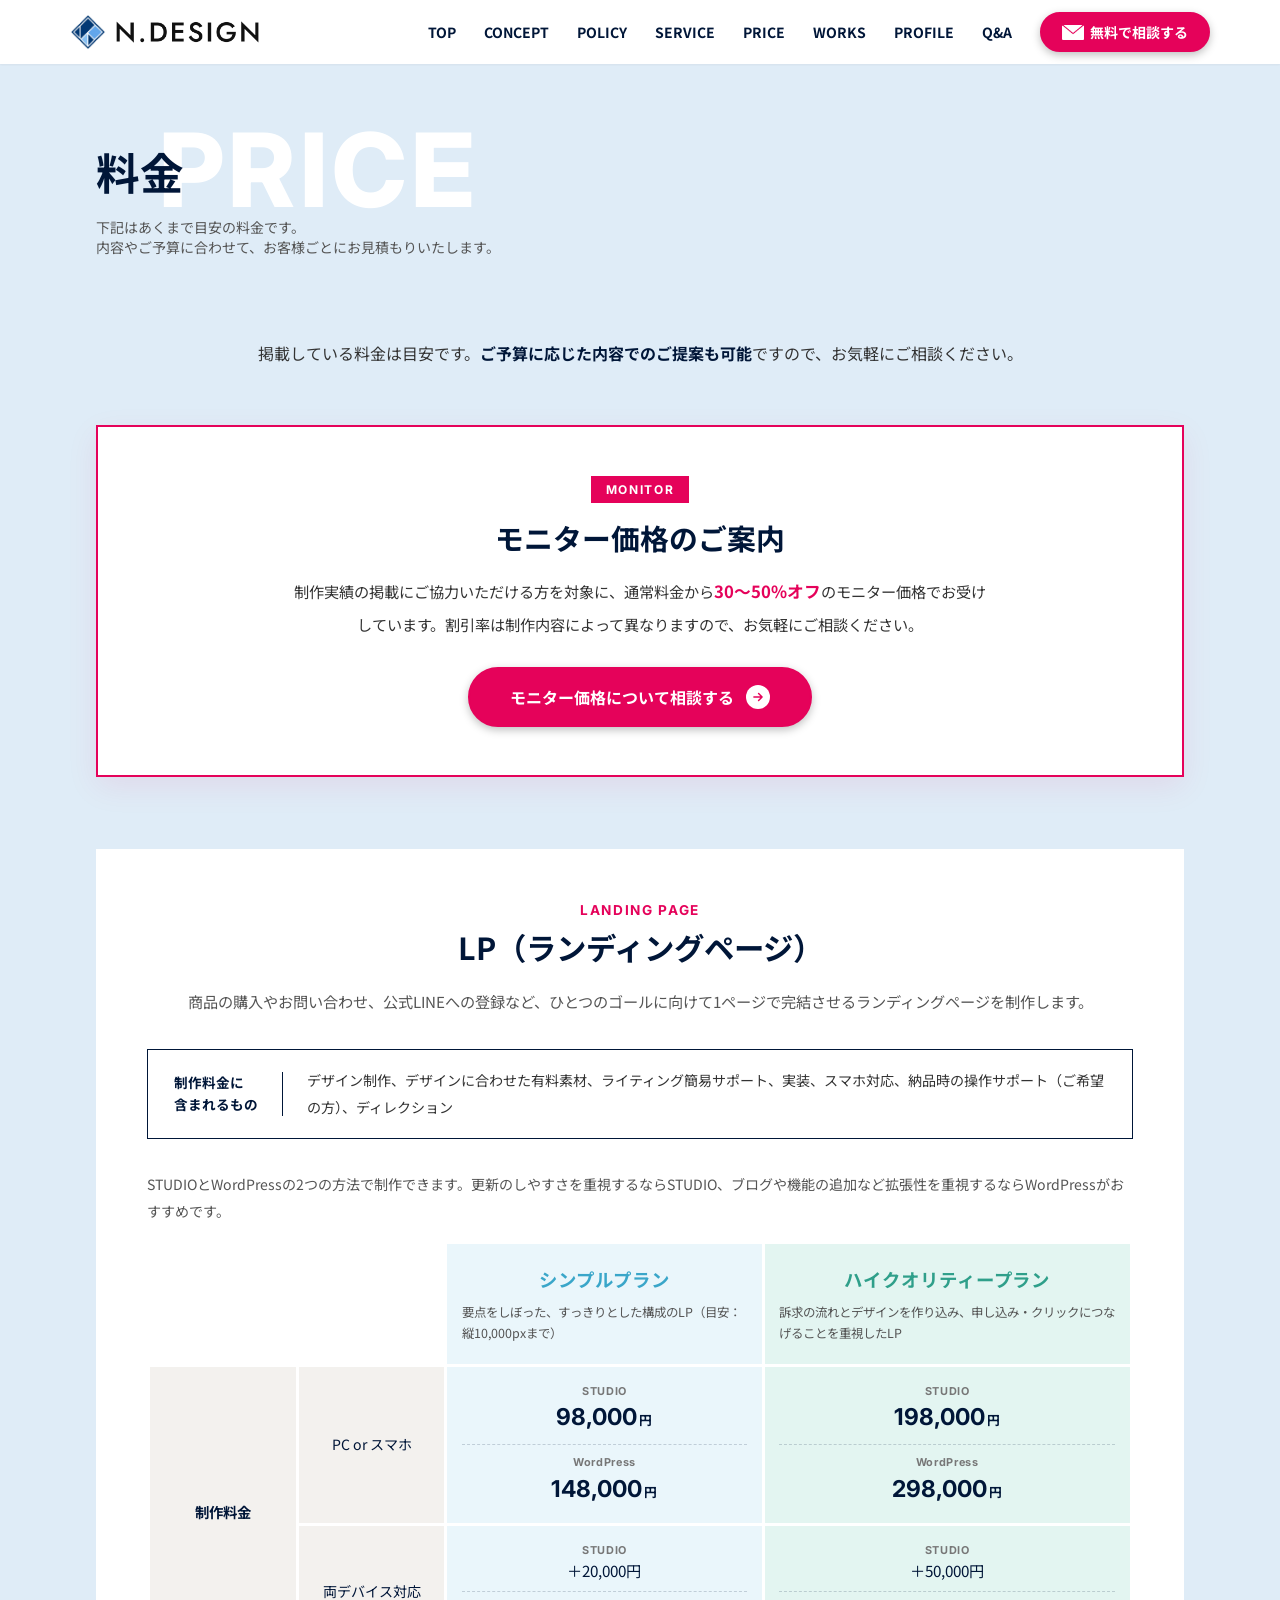
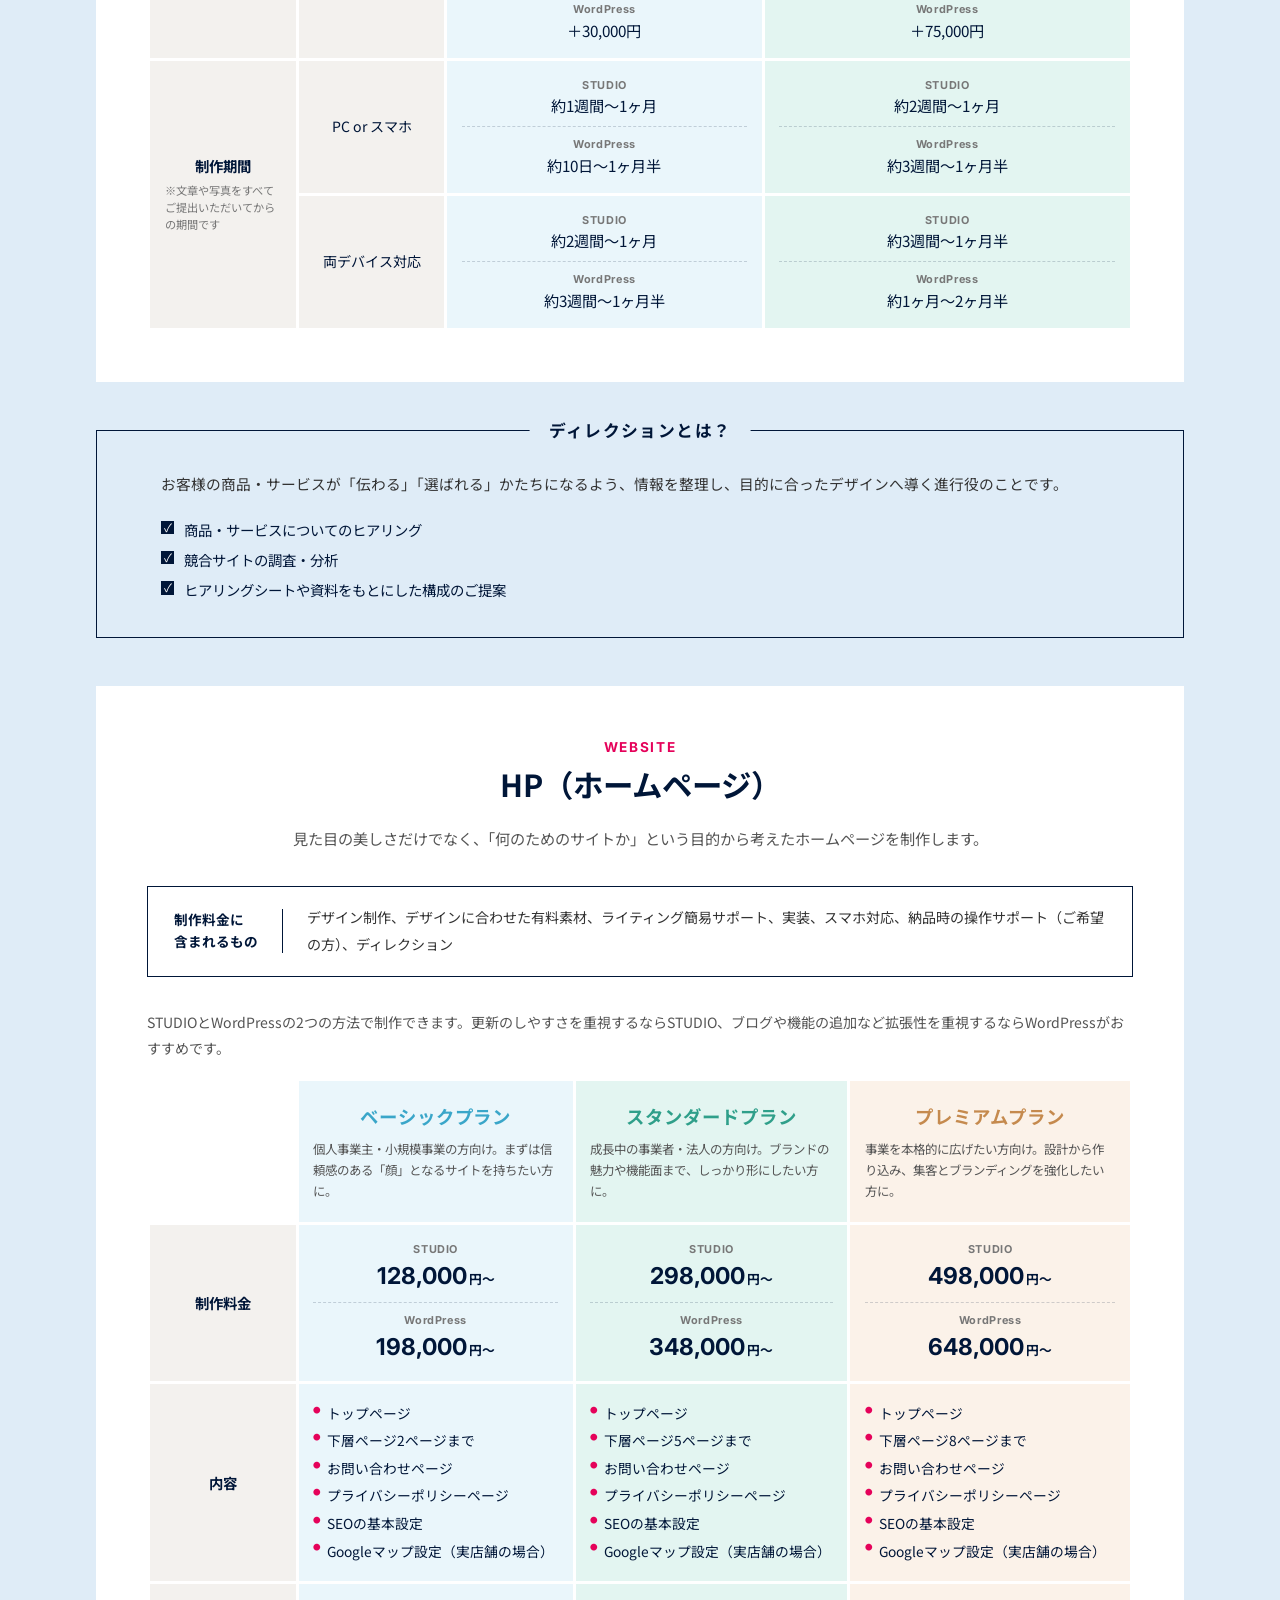
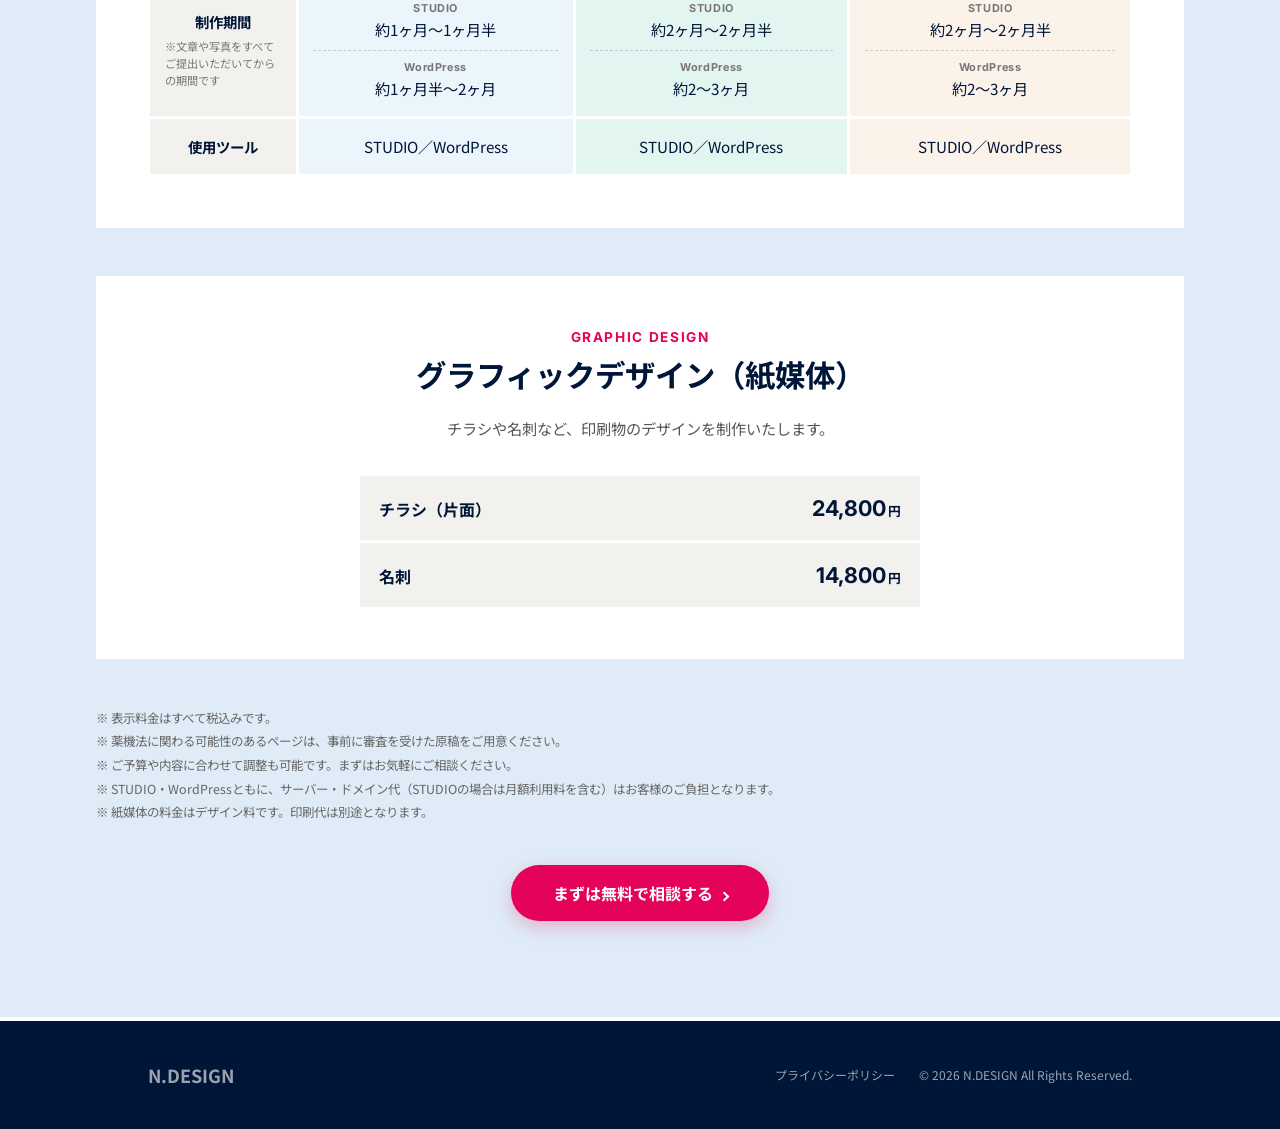
<file: price.html>
<!DOCTYPE html>
<html lang="ja">
<head>
  <meta charset="UTF-8" />
  <meta name="viewport" content="width=device-width, initial-scale=1.0" />
  <title>料金（PRICE） ｜ 永田 亮 Webデザイナー</title>
  <meta name="description" content="N.DESIGN（永田亮）のLP制作・HP制作の料金プランのご案内です。シンプル／ハイクオリティー、ベーシック／スタンダード／プレミアムなど、内容やご予算に合わせてお見積もりいたします。" />
  <link rel="canonical" href="https://ndesign-official.com/price.html" />
  <meta property="og:title" content="料金（PRICE） ｜ 永田 亮 Webデザイナー" />
  <meta property="og:description" content="LP制作・HP制作の料金プランのご案内。内容やご予算に合わせてお客様ごとにお見積もりいたします。" />
  <meta property="og:type" content="website" />
  <meta property="og:url" content="https://ndesign-official.com/price.html" />
  <meta property="og:image" content="https://ndesign-official.com/images/hero.jpg" />
  <meta property="og:site_name" content="N.DESIGN" />
  <meta property="og:locale" content="ja_JP" />

  <link rel="icon" href="favicon-48.png" sizes="48x48" type="image/png" />
  <link rel="icon" href="favicon-96.png" sizes="96x96" type="image/png" />
  <link rel="icon" href="favicon-192.png" sizes="192x192" type="image/png" />
  <link rel="icon" href="favicon.png" type="image/png" />
  <link rel="apple-touch-icon" href="apple-touch-icon.png" />

  <link rel="preconnect" href="https://fonts.googleapis.com" />
  <link rel="preconnect" href="https://fonts.gstatic.com" crossorigin />
  <link href="https://fonts.googleapis.com/css2?family=Inter:wght@400;600;700&family=Noto+Sans+JP:wght@400;700&display=swap" rel="stylesheet" />
  <link href="https://unpkg.com/aos@2.3.4/dist/aos.css" rel="stylesheet" />
  <script src="https://unpkg.com/aos@2.3.4/dist/aos.js"></script>


  <style>
    html { scroll-behavior: smooth; }
    body { font-family: 'Noto Sans JP', 'Inter', sans-serif; color: #001638; font-size: 1rem; line-height: 1.8; }

    /* ===== NAV ===== */
    #navbar { transition: background 0.3s, box-shadow 0.3s; }
    #navbar.scrolled { background: #fff !important; box-shadow: 0 2px 20px rgba(0,0,0,0.08); }
    #navbar.scrolled .nav-link { color: #001638 !important; }
    #navbar.scrolled .ham-bar { background: #001638 !important; }
    .wide-wrap { max-width: min(1600px, 94vw); }
    #navbar .nav-link { color: #001638; }
    .nav-link { position: relative; padding-bottom: 2px; font-weight: 700; transition: color 0.3s; }
    .nav-link:hover,
    #navbar .nav-link:hover,
    #navbar.scrolled .nav-link:hover { color: #81D8D0 !important; }
    .nav-link::after { content: ''; position: absolute; bottom: -2px; left: 0; width: 0; height: 2px; background: #81D8D0; transition: width 0.3s; }
    #mobile-menu { display: none; }
    #mobile-menu.open { display: block; }

    /* ===== SECTION HEADING ===== */
    .sec-en { font-size: 0.85rem; letter-spacing: 0.15em; color: #F5C842; text-transform: uppercase; font-family: 'Inter', sans-serif; font-weight: 600; }
    .sec-ja { font-size: clamp(1.6rem, 3vw, 2rem); font-weight: 700; color: #001638; line-height: 1.3; }
    /* ===== セクション見出し(左揃え+背景英字) ===== */
    .sec-head-wrap { text-align: left; }
    .sec-ja.sec-head {
      display: inline-block;
      position: relative;
      text-align: left;
      z-index: 1;
    }
    .sec-head-en {
      position: absolute;
      top: 50%;
      left: 72%;
      transform: translateY(-52%);
      z-index: -1;
      font-family: 'Inter', sans-serif;
      font-weight: 800;
      font-size: clamp(3.4rem, 8vw, 7.5rem);
      letter-spacing: 0.04em;
      line-height: 1;
      color: #ffffff;
      white-space: nowrap;
      pointer-events: none;
    }
    @media (min-width: 768px) {
      .sec-ja.sec-head { font-size: clamp(2rem, 3.4vw, 3rem); }
    }
    @media (max-width: 767px) {
      .sec-head-en {
        left: 0;
        transform: translateY(-52%);
        font-size: clamp(2.4rem, 13vw, 3.4rem);
      }
    }

    /* ===== BUTTONS ===== */
    .btn-primary {
      display: inline-block;
      font-family: 'Noto Sans JP', 'Inter', sans-serif;
      background: #e5025a;
      color: #ffffff;
      font-weight: 700;
      padding: 1rem 2.5rem;
      border-radius: 50px;
      transition: background 0.25s, transform 0.2s, box-shadow 0.2s;
      font-size: 1rem;
      box-shadow: 0 3px 8px rgba(0, 0, 0, 0.25);
    }
    .btn-primary:hover { background: #b8014a; transform: scale(1.03); box-shadow: 0 5px 12px rgba(0, 0, 0, 0.3); }
    /* CTAボタンの矢印（グローバルメニュー内のボタンは除外） */
    .btn-primary::after,
    .price-cta::after { content: ""; display: inline-block; width: 0.42em; height: 0.42em; border-top: 0.14em solid currentColor; border-right: 0.14em solid currentColor; transform: rotate(45deg); margin-left: 0.5em; position: relative; top: -0.02em; box-sizing: border-box; }
    #navbar .btn-primary::after { content: none; margin-left: 0; }
    /* ===== CTAボタン ホバーアニメーション（グローバルメニュー内は対象外） =====
       From Uiverse.io by gharsh11032000 - https://uiverse.io/gharsh11032000/foolish-sloth-90
       MIT License, Copyright (c) gharsh11032000 (Harsh Gupta) */
    .cta {
      position: relative; overflow: hidden; isolation: isolate; will-change: transform; /* 角丸の切り抜きを安定させる */
      display: inline-flex; align-items: center; justify-content: center; gap: 8px;
      transition: color 0.3s cubic-bezier(0.23, 1, 0.320, 1), scale 0.3s cubic-bezier(0.23, 1, 0.320, 1), box-shadow 0.3s cubic-bezier(0.23, 1, 0.320, 1);
    }
    .cta::before {
      content: ""; position: absolute; left: 50%; top: 50%;
      width: 50px; height: 50px; margin: -25px 0 0 -25px;
      border-radius: inherit; scale: 0; z-index: -1;
      transition: scale 0.6s cubic-bezier(0.23, 1, 0.320, 1);
    }
    .cta:hover::before { scale: var(--cta-scale, 7); }
    .btn-primary.cta::after, .line-btn.cta::after { content: none; }
    /* ピンク */
    .btn-primary.cta { border: 2px solid #e5025a; }
    .btn-primary.cta::before { background: #fff; }
    .btn-primary.cta:hover { background: #e5025a; color: #e5025a; transform: none; box-shadow: 0 0 20px rgba(229, 2, 90, 0.4); }
    /* LINE */
    .line-btn.cta { color: #06c755; background: #fff; border: 2px solid #06c755; border-radius: 50px; padding: 1rem 1.5rem; }
    .line-btn.cta::before { background: #06c755; }
    .line-btn.cta:hover { color: #fff; transform: none; background: #fff; box-shadow: 0 0 20px rgba(6, 199, 85, 0.45); }
    /* 右側の丸矢印 */
    .cta-arrow {
      display: inline-flex; align-items: center; justify-content: center; flex-shrink: 0;
      width: 24px; height: 24px; border-radius: 50%; margin-left: 4px;
      transition: background-color 0.3s, color 0.3s;
    }
    .cta-arrow svg { width: 14px; height: 14px; display: block; }
    .btn-primary .cta-arrow { background: #fff; color: #e5025a; }
    .btn-primary.cta:hover .cta-arrow { background: #e5025a; color: #fff; }
    .line-btn .cta-arrow { background: #06c755; color: #fff; }
    .line-btn.cta:hover .cta-arrow { background: #fff; color: #06c755; }
    /* メールアイコン（文字色と一緒に変わるようマスクで表示） */
    .cta-mail {
      display: inline-block; flex-shrink: 0; width: 26px; height: 18px; background-color: currentColor;
      -webkit-mask: url("images/メール.webp") center / contain no-repeat;
              mask: url("images/メール.webp") center / contain no-repeat;
    }

    /* ===== 料金（PRICE） ===== */
    .price-monitor { max-width: 1100px; margin: 0 auto 4.5rem; background: #fff; border: 2px solid #e5025a; border-radius: 0; padding: clamp(1.75rem, 4vw, 3rem) clamp(1.25rem, 5vw, 3.5rem); text-align: center; box-shadow: 0 10px 30px rgba(229,2,90,0.08); }
    .price-monitor-label { display: inline-block; font-family: 'Inter', sans-serif; font-weight: 700; font-size: 0.75rem; letter-spacing: 0.14em; color: #fff; background: #e5025a; border-radius: 0; padding: 0.3rem 0.9rem; }
    .price-monitor-title { font-weight: 700; color: #001638; font-size: clamp(1.35rem, 2.4vw, 1.8rem); margin-top: 0.8rem; }
    .price-monitor-body { color: #333; font-size: 0.95rem; line-height: 2; margin: 1rem auto 0; max-width: 46em; text-align: left; }
    @media (min-width: 640px) { .price-monitor-body { text-align: center; } }
    .price-monitor-body strong { color: #e5025a; font-weight: 700; font-size: 1.1em; }
    .price-monitor-btn { margin-top: 1.75rem; }
    .price-monitor-btn .btn-primary { min-height: 52px; }
    @media (max-width: 639px) { .price-monitor-btn .btn-primary { white-space: nowrap; font-size: 0.9rem; padding-left: 1.4rem; padding-right: 1.1rem; } }
    @media (prefers-reduced-motion: reduce) { .price-monitor[data-aos] { opacity: 1 !important; transform: none !important; transition: none !important; } }
    .price-intro { text-align: center; color: #555; font-size: 0.95rem; margin-bottom: 3.5rem; }
    .price-budget-lead { font-size: 1rem; line-height: 2; color: #333; }
    .price-budget-lead strong { color: #001638; font-weight: 700; }
    .price-block { background: #fff; border-radius: 0; padding: clamp(1.5rem, 4vw, 3.5rem); max-width: 1100px; margin: 0 auto 3rem; }
    .price-cat { text-align: center; margin-bottom: 2rem; }
    .price-cat-en { font-family: 'Inter', sans-serif; font-weight: 700; letter-spacing: 0.12em; color: #e5025a; font-size: 0.85rem; text-transform: uppercase; }
    .price-cat-ja { font-weight: 700; color: #001638; font-size: clamp(1.4rem, 2.4vw, 1.9rem); margin-top: 0.25rem; }
    .price-lead { color: #555; font-size: 0.95rem; margin-top: 1rem; line-height: 2; }
    .price-include { display: flex; gap: 1.5rem; align-items: center; border: 1px solid #001638; border-radius: 0; padding: 1.1rem 1.6rem; margin-bottom: 2rem; }
    .price-include-label { flex-shrink: 0; font-weight: 700; font-size: 0.85rem; padding-right: 1.5rem; border-right: 1px solid #001638; line-height: 1.6; }
    .price-include-body { font-size: 0.88rem; color: #333; line-height: 1.9; }
    .price-table-wrap { overflow-x: auto; -webkit-overflow-scrolling: touch; }
    .price-table { width: 100%; border-collapse: separate; border-spacing: 3px; font-size: 0.95rem; }
    .price-table-2 { min-width: 620px; }
    .price-table-3 { min-width: 760px; }
    .price-table th, .price-table td { padding: 1rem 0.9rem; text-align: center; vertical-align: middle; }
    .price-table .pt-blank { background: transparent; }
    .price-table .pt-row { background: #f3f1ee; font-weight: 700; font-size: 0.9rem; width: 15%; }
    .price-table .pt-sub { background: #f3f1ee; font-weight: 400; font-size: 0.88rem; width: 15%; }
    .price-table .pt-note { display: block; font-weight: 400; font-size: 0.7rem; color: #777; margin-top: 0.35rem; line-height: 1.5; text-align: left; }
    .price-table .pt-plan { vertical-align: top; padding-top: 1.4rem; padding-bottom: 1.2rem; }
    .pt-plan-name { display: block; font-weight: 700; font-size: 1.15rem; letter-spacing: 0.05em; }
    .pt-plan-desc { display: block; font-weight: 400; font-size: 0.78rem; color: #555; margin-top: 0.5rem; line-height: 1.7; text-align: left; }
    .price-table .pt-c1 { background: #eaf6fb; }
    .price-table .pt-c2 { background: #e3f5f1; }
    .price-table .pt-c3 { background: #fbf2e9; }
    .pt-c1 .pt-plan-name { color: #3aa6c9; }
    .pt-c2 .pt-plan-name { color: #2f9f8a; }
    .pt-c3 .pt-plan-name { color: #c58a4e; }
    .price-table .pt-price { font-family: 'Inter', 'Noto Sans JP', sans-serif; font-weight: 700; font-size: 1.45rem; color: #001638; }
    .price-table .pt-price small { font-size: 0.8rem; font-weight: 700; margin-left: 2px; }
    .price-table .pt-list { text-align: left; vertical-align: top; }
    .price-table .pt-list ul { display: inline-block; text-align: left; list-style: none; margin: 0; padding: 0; }
    .price-table .pt-list li { position: relative; padding-left: 1em; font-size: 0.86rem; line-height: 2; }
    .price-table .pt-list li::before { content: '●'; position: absolute; left: 0; font-size: 0.55em; top: 0.25em; color: #e5025a; }
    .price-direction { position: relative; max-width: 1100px; margin: 0 auto 3rem; border: 1px solid #001638; border-radius: 0; padding: 2.4rem clamp(1.5rem, 5vw, 4rem) 2rem; background: transparent; }
    .price-direction-title { position: absolute; top: 0; left: 50%; transform: translate(-50%, -50%); }
    .price-direction-title span { background: #dfecf7; padding: 0 1.2rem; font-weight: 700; font-size: 1.05rem; letter-spacing: 0.08em; white-space: nowrap; }
    .price-direction-body { font-size: 0.92rem; color: #333; line-height: 2; }
    .price-direction-list { margin-top: 1rem; list-style: none; padding: 0; }
    .price-direction-list li { position: relative; padding-left: 1.6em; font-size: 0.9rem; line-height: 2.1; }
    .price-direction-list li::before { content: '✓'; position: absolute; left: 0; color: #fff; background: #001638; border-radius: 0; width: 1.15em; height: 1.15em; font-size: 0.8em; line-height: 1.15em; text-align: center; top: 0.55em; }
    .price-tool-note { font-size: 0.88rem; color: #555; line-height: 1.9; margin-bottom: 1rem; }
    .price-table .pt-dual { display: block; white-space: nowrap; }
    .price-table .pt-dual + .pt-dual { margin-top: 0.55rem; padding-top: 0.55rem; border-top: 1px dashed rgba(0,22,56,0.18); }
    .price-table .pt-tool { display: block; font-family: 'Inter', sans-serif; font-size: 0.68rem; font-weight: 700; letter-spacing: 0.06em; color: #777; margin-bottom: 0.1rem; }
    .price-graphic-list { list-style: none; padding: 0; margin: 0 auto; max-width: 560px; }
    .price-graphic-list li { display: flex; justify-content: space-between; align-items: baseline; gap: 1rem; padding: 1rem 1.2rem; background: #f3f1ee; border-radius: 0; font-weight: 700; color: #001638; }
    .price-graphic-list li + li { margin-top: 3px; }
    .price-graphic-list .pg-price { font-family: 'Inter', 'Noto Sans JP', sans-serif; font-size: 1.35rem; white-space: nowrap; }
    .price-graphic-list .pg-price small { font-size: 0.8rem; margin-left: 2px; }
    .price-notes { list-style: none; padding: 0; max-width: 1100px; margin: 0 auto; font-size: 0.78rem; color: #666; line-height: 1.9; }
    .price-cta { display: inline-block; background: #e5025a; color: #fff; font-weight: 700; padding: 1rem 2.6rem; border-radius: 999px; box-shadow: 0 6px 18px rgba(229,2,90,0.25); transition: transform 0.25s, box-shadow 0.25s; }
    .price-cta:hover { transform: translateY(-3px); box-shadow: 0 10px 24px rgba(229,2,90,0.35); }
    @media (max-width: 639px) {
      .price-include { flex-direction: column; align-items: flex-start; gap: 0.6rem; }
      .price-include-label { border-right: none; padding-right: 0; border-bottom: 1px solid #001638; padding-bottom: 0.4rem; }
      .price-table .pt-sub, .price-table .pt-row { white-space: nowrap; font-size: 0.8rem; padding: 0.8rem 0.6rem; }
      .price-table .pt-note { white-space: normal; }
      .price-table-wrap::after { content: '← 横にスクロールできます →'; display: block; text-align: center; font-size: 0.72rem; color: #888; margin-top: 0.4rem; }
    }
    /* タブレット幅(768〜1023px): メニューが収まらないため、スマホと同じハンバーガーメニューにする */
    @media (min-width: 768px) and (max-width: 1023px) {
      #navbar ul.md\:flex { display: none !important; }
      #hamburger { display: flex !important; }
      #mobile-menu.open { display: block !important; }
    }
  </style>
  <link rel="stylesheet" href="css/tailwind.css?v=1" /><!-- Tailwind（書き出し済み）。ページ内の<style>より後に読み込む（CDNと同じ順） -->
<link rel="stylesheet" href="css/sec-head-anim.css?v=2">
</head>

<body style="background: #dfecf7;">

<!-- ===================================
     NAVIGATION
=================================== -->
<nav id="navbar" class="fixed top-0 left-0 w-full z-50 bg-white shadow-sm">
  <div class="wide-wrap mx-auto px-5 sm:px-8 flex items-center justify-between h-16">
    <a href="index.html" class="nav-logo" style="display:inline-flex; align-items:center; gap:10px;">
      <img src="images/logo-mark.webp" alt="" style="height:36px; width:auto; object-fit:contain;" />
      <img src="images/logo-text.webp" alt="N .DESIGN" style="height:22px; width:auto; object-fit:contain;" />
    </a>

    <!-- Desktop -->
    <ul class="hidden md:flex items-center gap-7 text-sm font-medium">
      <li><a href="index.html#top"       class="nav-link text-[#001638] hover:text-tiffany transition">TOP</a></li>
      <li><a href="index.html#concept"   class="nav-link text-[#001638] hover:text-tiffany transition">CONCEPT</a></li>
      <li><a href="index.html#strength"  class="nav-link text-[#001638] hover:text-tiffany transition">POLICY</a></li>
      <li><a href="index.html#service"   class="nav-link text-[#001638] hover:text-tiffany transition">SERVICE</a></li>
      <li><a href="price.html"           class="nav-link text-[#001638] hover:text-tiffany transition">PRICE</a></li>
      <li><a href="index.html#portfolio" class="nav-link text-[#001638] hover:text-tiffany transition">WORKS</a></li>
      <li><a href="index.html#about"     class="nav-link text-[#001638] hover:text-tiffany transition">PROFILE</a></li>
      <li><a href="faq.html"             class="nav-link text-[#001638] hover:text-tiffany transition">Q&amp;A</a></li>
      <li><a href="index.html#contact"   class="btn-primary cta text-sm py-2 px-5" style="gap:6px;"><span class="cta-mail" aria-hidden="true" style="width:22px; height:15px;"></span>無料で相談する</a></li>
    </ul>

    <!-- Hamburger -->
    <button id="hamburger" class="md:hidden p-2 flex flex-col gap-1.5" aria-label="メニュー">
      <span class="ham-bar w-6 h-0.5 bg-[#001638] block transition-all"></span>
      <span class="ham-bar w-6 h-0.5 bg-[#001638] block transition-all"></span>
      <span class="ham-bar w-6 h-0.5 bg-[#001638] block transition-all"></span>
    </button>
  </div>

  <!-- Mobile menu -->
  <div id="mobile-menu" class="md:hidden bg-white border-t border-tiffany-border shadow-lg">
    <ul class="flex flex-col text-sm font-medium text-[#001638] px-5 py-4 gap-3">
      <li><a href="index.html#top"       onclick="closeMobileMenu()" class="block py-1 hover:text-tiffany">TOP</a></li>
      <li><a href="index.html#concept"   onclick="closeMobileMenu()" class="block py-1 hover:text-tiffany">CONCEPT</a></li>
      <li><a href="index.html#strength"  onclick="closeMobileMenu()" class="block py-1 hover:text-tiffany">POLICY</a></li>
      <li><a href="index.html#service"   onclick="closeMobileMenu()" class="block py-1 hover:text-tiffany">SERVICE</a></li>
      <li><a href="price.html"           onclick="closeMobileMenu()" class="block py-1 hover:text-tiffany">PRICE</a></li>
      <li><a href="index.html#portfolio" onclick="closeMobileMenu()" class="block py-1 hover:text-tiffany">WORKS</a></li>
      <li><a href="index.html#about"     onclick="closeMobileMenu()" class="block py-1 hover:text-tiffany">PROFILE</a></li>
      <li><a href="faq.html"             onclick="closeMobileMenu()" class="block py-1 hover:text-tiffany">Q&amp;A</a></li>
      <li><a href="index.html#contact"   onclick="closeMobileMenu()" class="block py-1 hover:text-tiffany">CONTACT</a></li>
    </ul>
  </div>
</nav>

<!-- ===================================
     HERO
=================================== -->
<div class="pt-16">
  <div class="py-16 sm:py-20 max-w-6xl mx-auto px-5 sm:px-8" data-aos="fade-up">
    <div class="sec-head-wrap">
      <h1 class="sec-ja sec-head">料金<span class="sec-head-en" aria-hidden="true">PRICE</span></h1>
    </div>
    <p class="mt-4 text-[#555] text-sm">下記はあくまで目安の料金です。<br />内容やご予算に合わせて、お客様ごとにお見積もりいたします。</p>
  </div>
</div>

<!-- ===================================
     料金コンテンツ
=================================== -->
<div class="max-w-6xl mx-auto px-5 sm:px-8 pb-24">

  <p class="price-intro price-budget-lead" data-aos="fade-up">掲載している料金は目安です。<strong>ご予算に応じた内容でのご提案も可能</strong>ですので、お気軽にご相談ください。</p>

  <!-- ===== モニター価格のご案内 ===== -->
  <div class="price-monitor" data-aos="fade-up">
    <p class="price-monitor-label">MONITOR</p>
    <h2 class="price-monitor-title">モニター価格のご案内</h2>
    <p class="price-monitor-body">制作実績の掲載にご協力いただける方を対象に、通常料金から<strong>30〜50%オフ</strong>のモニター価格でお受けしています。割引率は制作内容によって異なりますので、お気軽にご相談ください。</p>
    <div class="price-monitor-btn">
      <a href="index.html#contact" class="btn-primary cta">
        モニター価格について相談する
        <span class="cta-arrow" aria-hidden="true"><svg viewBox="0 0 24 24" fill="none" stroke="currentColor" stroke-width="2.6" stroke-linecap="round" stroke-linejoin="round"><path d="M5 12h14M13 6l6 6-6 6"/></svg></span>
      </a>
    </div>
  </div>

  <!-- ===== LP ===== -->
  <div class="price-block" data-aos="fade-up">
    <div class="price-cat">
      <p class="price-cat-en">Landing Page</p>
      <h3 class="price-cat-ja">LP（ランディングページ）</h3>
      <p class="price-lead">商品の購入やお問い合わせ、公式LINEへの登録など、ひとつのゴールに向けて1ページで完結させるランディングページを制作します。</p>
    </div>

    <div class="price-include">
      <p class="price-include-label">制作料金に<br class="hidden sm:block">含まれるもの</p>
      <p class="price-include-body">デザイン制作、デザインに合わせた有料素材、ライティング簡易サポート、実装、スマホ対応、納品時の操作サポート（ご希望の方）、ディレクション</p>
    </div>

    <p class="price-tool-note">STUDIOとWordPressの2つの方法で制作できます。更新のしやすさを重視するならSTUDIO、ブログや機能の追加など拡張性を重視するならWordPressがおすすめです。</p>
    <div class="price-table-wrap">
      <table class="price-table price-table-2">
        <thead>
          <tr>
            <th class="pt-blank" colspan="2"></th>
            <th class="pt-plan pt-c1">
              <span class="pt-plan-name">シンプルプラン</span>
              <span class="pt-plan-desc">要点をしぼった、すっきりとした構成のLP（目安：縦10,000pxまで）</span>
            </th>
            <th class="pt-plan pt-c2">
              <span class="pt-plan-name">ハイクオリティープラン</span>
              <span class="pt-plan-desc">訴求の流れとデザインを作り込み、申し込み・クリックにつなげることを重視したLP</span>
            </th>
          </tr>
        </thead>
        <tbody>
          <tr>
            <th class="pt-row" rowspan="2">制作料金</th>
            <th class="pt-sub">PC or スマホ</th>
            <td class="pt-c1 pt-price"><span class="pt-dual"><span class="pt-tool">STUDIO</span>98,000<small>円</small></span><span class="pt-dual"><span class="pt-tool">WordPress</span>148,000<small>円</small></span></td>
            <td class="pt-c2 pt-price"><span class="pt-dual"><span class="pt-tool">STUDIO</span>198,000<small>円</small></span><span class="pt-dual"><span class="pt-tool">WordPress</span>298,000<small>円</small></span></td>
          </tr>
          <tr>
            <th class="pt-sub">両デバイス対応</th>
            <td class="pt-c1"><span class="pt-dual"><span class="pt-tool">STUDIO</span>＋20,000円</span><span class="pt-dual"><span class="pt-tool">WordPress</span>＋30,000円</span></td>
            <td class="pt-c2"><span class="pt-dual"><span class="pt-tool">STUDIO</span>＋50,000円</span><span class="pt-dual"><span class="pt-tool">WordPress</span>＋75,000円</span></td>
          </tr>
          <tr>
            <th class="pt-row" rowspan="2">制作期間<span class="pt-note">※文章や写真をすべてご提出いただいてからの期間です</span></th>
            <th class="pt-sub">PC or スマホ</th>
            <td class="pt-c1"><span class="pt-dual"><span class="pt-tool">STUDIO</span>約1週間〜1ヶ月</span><span class="pt-dual"><span class="pt-tool">WordPress</span>約10日〜1ヶ月半</span></td>
            <td class="pt-c2"><span class="pt-dual"><span class="pt-tool">STUDIO</span>約2週間〜1ヶ月</span><span class="pt-dual"><span class="pt-tool">WordPress</span>約3週間〜1ヶ月半</span></td>
          </tr>
          <tr>
            <th class="pt-sub">両デバイス対応</th>
            <td class="pt-c1"><span class="pt-dual"><span class="pt-tool">STUDIO</span>約2週間〜1ヶ月</span><span class="pt-dual"><span class="pt-tool">WordPress</span>約3週間〜1ヶ月半</span></td>
            <td class="pt-c2"><span class="pt-dual"><span class="pt-tool">STUDIO</span>約3週間〜1ヶ月半</span><span class="pt-dual"><span class="pt-tool">WordPress</span>約1ヶ月〜2ヶ月半</span></td>
          </tr>
        </tbody>
      </table>
    </div>
  </div>

  <!-- ===== ディレクションとは？ ===== -->
  <div class="price-direction" data-aos="fade-up">
    <p class="price-direction-title"><span>ディレクションとは？</span></p>
    <p class="price-direction-body">お客様の商品・サービスが「伝わる」「選ばれる」かたちになるよう、情報を整理し、目的に合ったデザインへ導く進行役のことです。</p>
    <ul class="price-direction-list">
      <li>商品・サービスについてのヒアリング</li>
      <li>競合サイトの調査・分析</li>
      <li>ヒアリングシートや資料をもとにした構成のご提案</li>
    </ul>
  </div>

  <!-- ===== HP ===== -->
  <div class="price-block" data-aos="fade-up">
    <div class="price-cat">
      <p class="price-cat-en">Website</p>
      <h3 class="price-cat-ja">HP（ホームページ）</h3>
      <p class="price-lead">見た目の美しさだけでなく、「何のためのサイトか」という目的から考えたホームページを制作します。</p>
    </div>

    <div class="price-include">
      <p class="price-include-label">制作料金に<br class="hidden sm:block">含まれるもの</p>
      <p class="price-include-body">デザイン制作、デザインに合わせた有料素材、ライティング簡易サポート、実装、スマホ対応、納品時の操作サポート（ご希望の方）、ディレクション</p>
    </div>

    <p class="price-tool-note">STUDIOとWordPressの2つの方法で制作できます。更新のしやすさを重視するならSTUDIO、ブログや機能の追加など拡張性を重視するならWordPressがおすすめです。</p>
    <div class="price-table-wrap">
      <table class="price-table price-table-3">
        <thead>
          <tr>
            <th class="pt-blank"></th>
            <th class="pt-plan pt-c1">
              <span class="pt-plan-name">ベーシックプラン</span>
              <span class="pt-plan-desc">個人事業主・小規模事業の方向け。まずは信頼感のある「顔」となるサイトを持ちたい方に。</span>
            </th>
            <th class="pt-plan pt-c2">
              <span class="pt-plan-name">スタンダードプラン</span>
              <span class="pt-plan-desc">成長中の事業者・法人の方向け。ブランドの魅力や機能面まで、しっかり形にしたい方に。</span>
            </th>
            <th class="pt-plan pt-c3">
              <span class="pt-plan-name">プレミアムプラン</span>
              <span class="pt-plan-desc">事業を本格的に広げたい方向け。設計から作り込み、集客とブランディングを強化したい方に。</span>
            </th>
          </tr>
        </thead>
        <tbody>
          <tr>
            <th class="pt-row">制作料金</th>
            <td class="pt-c1 pt-price"><span class="pt-dual"><span class="pt-tool">STUDIO</span>128,000<small>円〜</small></span><span class="pt-dual"><span class="pt-tool">WordPress</span>198,000<small>円〜</small></span></td>
            <td class="pt-c2 pt-price"><span class="pt-dual"><span class="pt-tool">STUDIO</span>298,000<small>円〜</small></span><span class="pt-dual"><span class="pt-tool">WordPress</span>348,000<small>円〜</small></span></td>
            <td class="pt-c3 pt-price"><span class="pt-dual"><span class="pt-tool">STUDIO</span>498,000<small>円〜</small></span><span class="pt-dual"><span class="pt-tool">WordPress</span>648,000<small>円〜</small></span></td>
          </tr>
          <tr>
            <th class="pt-row">内容</th>
            <td class="pt-c1 pt-list"><ul><li>トップページ</li><li>下層ページ2ページまで</li><li>お問い合わせページ</li><li>プライバシーポリシーページ</li><li>SEOの基本設定</li><li>Googleマップ設定（実店舗の場合）</li></ul></td>
            <td class="pt-c2 pt-list"><ul><li>トップページ</li><li>下層ページ5ページまで</li><li>お問い合わせページ</li><li>プライバシーポリシーページ</li><li>SEOの基本設定</li><li>Googleマップ設定（実店舗の場合）</li></ul></td>
            <td class="pt-c3 pt-list"><ul><li>トップページ</li><li>下層ページ8ページまで</li><li>お問い合わせページ</li><li>プライバシーポリシーページ</li><li>SEOの基本設定</li><li>Googleマップ設定（実店舗の場合）</li></ul></td>
          </tr>
          <tr>
            <th class="pt-row">制作期間<span class="pt-note">※文章や写真をすべてご提出いただいてからの期間です</span></th>
            <td class="pt-c1"><span class="pt-dual"><span class="pt-tool">STUDIO</span>約1ヶ月〜1ヶ月半</span><span class="pt-dual"><span class="pt-tool">WordPress</span>約1ヶ月半〜2ヶ月</span></td>
            <td class="pt-c2"><span class="pt-dual"><span class="pt-tool">STUDIO</span>約2ヶ月〜2ヶ月半</span><span class="pt-dual"><span class="pt-tool">WordPress</span>約2〜3ヶ月</span></td>
            <td class="pt-c3"><span class="pt-dual"><span class="pt-tool">STUDIO</span>約2ヶ月〜2ヶ月半</span><span class="pt-dual"><span class="pt-tool">WordPress</span>約2〜3ヶ月</span></td>
          </tr>
          <tr>
            <th class="pt-row">使用ツール</th>
            <td class="pt-c1">STUDIO／WordPress</td>
            <td class="pt-c2">STUDIO／WordPress</td>
            <td class="pt-c3">STUDIO／WordPress</td>
          </tr>
        </tbody>
      </table>
    </div>
  </div>

  <!-- ===== グラフィック（紙媒体） ===== -->
  <div class="price-block" data-aos="fade-up">
    <div class="price-cat">
      <p class="price-cat-en">Graphic design</p>
      <h3 class="price-cat-ja">グラフィックデザイン<span style="display:inline-block;">（紙媒体）</span></h3>
      <p class="price-lead">チラシや名刺など、印刷物のデザインを制作いたします。</p>
    </div>
    <ul class="price-graphic-list">
      <li><span>チラシ（片面）</span><span class="pg-price">24,800<small>円</small></span></li>
      <li><span>名刺</span><span class="pg-price">14,800<small>円</small></span></li>
    </ul>
  </div>

  <ul class="price-notes" data-aos="fade-up">
    <li>※ 表示料金はすべて税込みです。</li>
    <li>※ 薬機法に関わる可能性のあるページは、事前に審査を受けた原稿をご用意ください。</li>
    <li>※ ご予算や内容に合わせて調整も可能です。まずはお気軽にご相談ください。</li>
    <li>※ STUDIO・WordPressともに、サーバー・ドメイン代（STUDIOの場合は月額利用料を含む）はお客様のご負担となります。</li>
    <li>※ 紙媒体の料金はデザイン料です。印刷代は別途となります。</li>
  </ul>

  <div class="text-center mt-10" data-aos="fade-up">
    <a href="index.html#contact" class="price-cta">まずは無料で相談する</a>
  </div>

</div>

<!-- ===================================
     FOOTER
=================================== -->
<footer class="bg-[#001638] text-white">
  <div class="h-1" style="background:#fff;"></div>
  <div class="max-w-5xl mx-auto px-5 py-10 flex flex-col sm:flex-row items-center justify-between gap-4">
    <p class="text-lg font-bold text-gray-400">N.DESIGN</p>
    <div class="flex flex-col sm:flex-row items-center gap-2 sm:gap-6">
      <a href="privacy.html" class="text-gray-400 text-xs hover:text-tiffany transition">プライバシーポリシー</a>
      <p class="text-gray-400 text-xs">© 2026 N.DESIGN All Rights Reserved.</p>
    </div>
  </div>
</footer>

<script>
  AOS.init({ duration: 700, once: true, offset: 50 });

  const navbar = document.getElementById('navbar');
  function updateNav() {
    navbar.classList.toggle('scrolled', window.scrollY > 60);
  }
  window.addEventListener('scroll', updateNav);
  updateNav();

  document.getElementById('hamburger').addEventListener('click', () => {
    document.getElementById('mobile-menu').classList.toggle('open');
  });
  function closeMobileMenu() {
    document.getElementById('mobile-menu').classList.remove('open');
  }
</script>

<script src="js/sec-head-anim.js?v=1"></script>
</body>
</html>
</file>
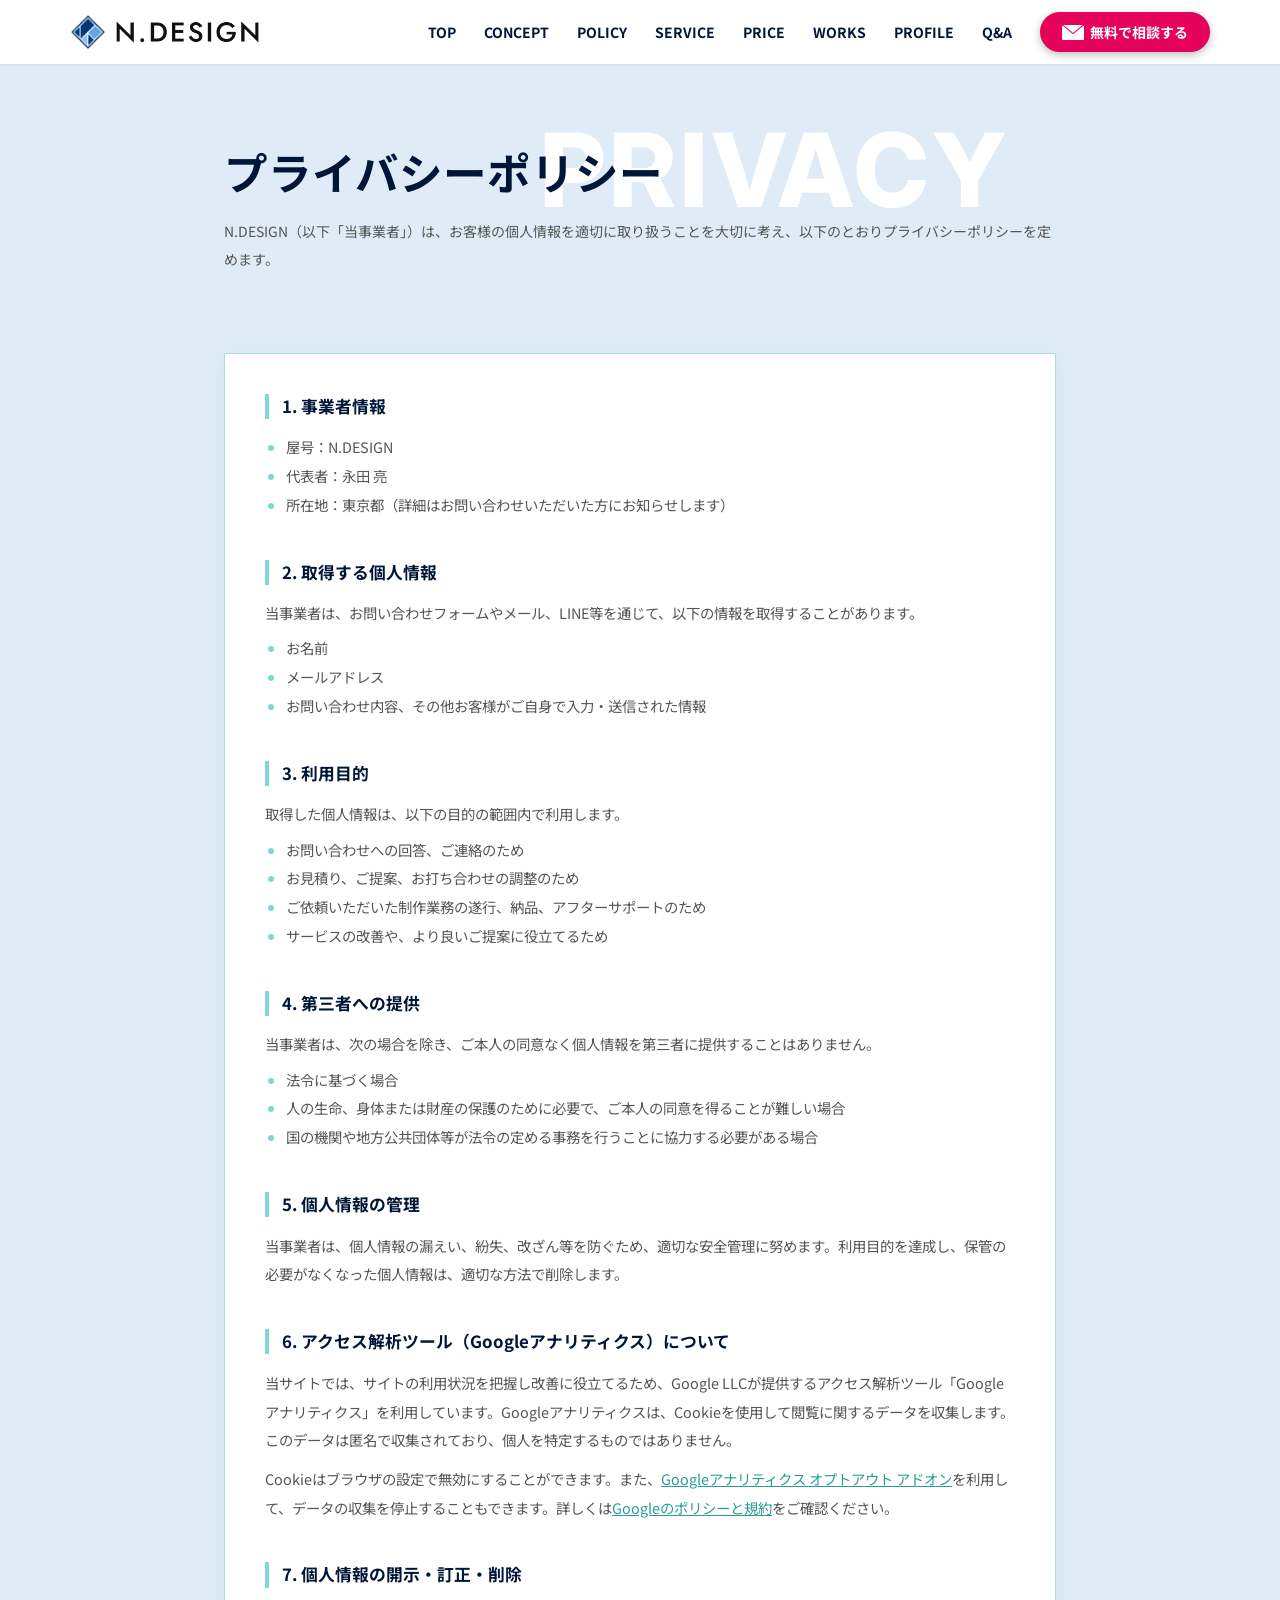
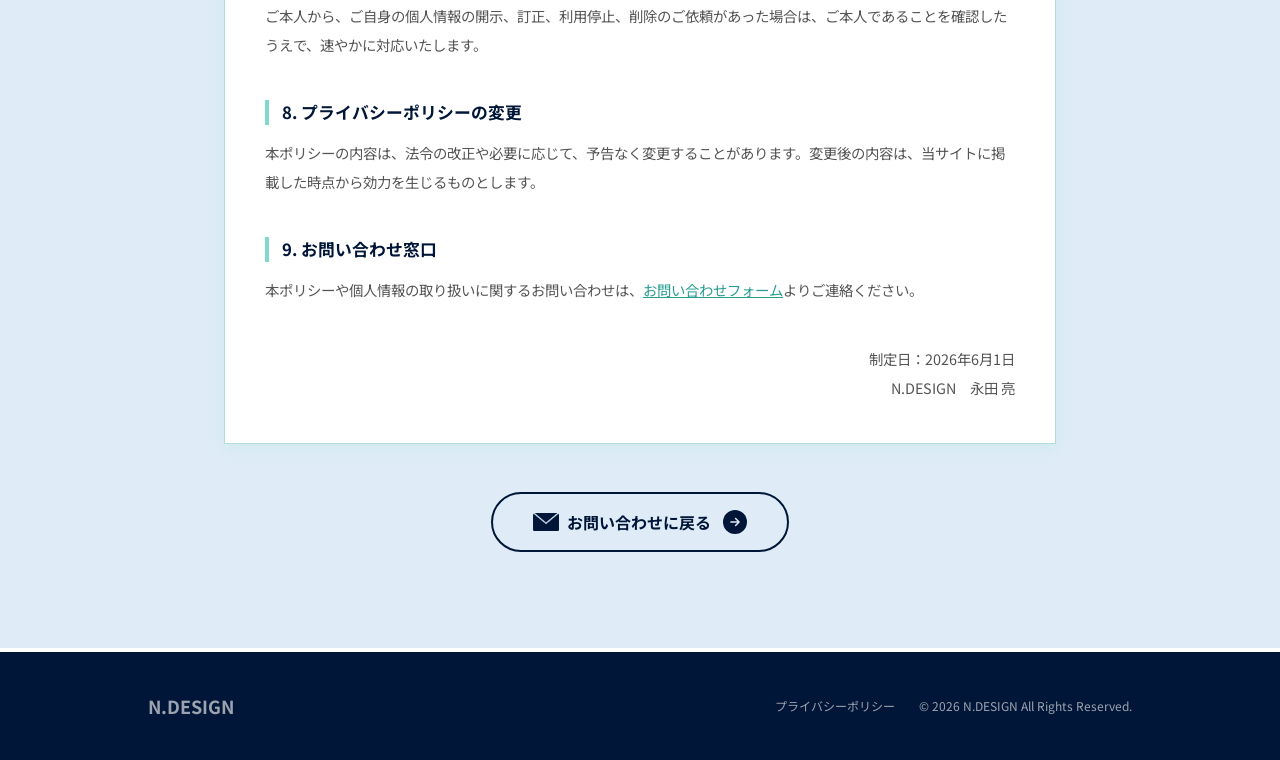
<file: privacy.html>
<!DOCTYPE html>
<html lang="ja">
<head>
  <meta charset="UTF-8" />
  <meta name="viewport" content="width=device-width, initial-scale=1.0" />
  <title>プライバシーポリシー ｜ N.DESIGN 永田 亮 Webデザイナー</title>
  <meta name="description" content="N.DESIGN（永田 亮）のプライバシーポリシーです。お問い合わせで取得する個人情報の取り扱いや、Googleアナリティクスの利用について記載しています。" />
  <link rel="canonical" href="https://ndesign-official.com/privacy.html" />
<link rel="icon" href="favicon-48.png" sizes="48x48" type="image/png" />
  <link rel="icon" href="favicon-96.png" sizes="96x96" type="image/png" />
  <link rel="icon" href="favicon-192.png" sizes="192x192" type="image/png" />
  <link rel="icon" href="favicon.png" type="image/png" />
  <link rel="apple-touch-icon" href="apple-touch-icon.png" />

  <link rel="preconnect" href="https://fonts.googleapis.com" />
  <link rel="preconnect" href="https://fonts.gstatic.com" crossorigin />
  <link href="https://fonts.googleapis.com/css2?family=Inter:wght@400;600;700&family=Noto+Sans+JP:wght@400;700&display=swap" rel="stylesheet" />
  <link href="https://unpkg.com/aos@2.3.4/dist/aos.css" rel="stylesheet" />
  <script src="https://unpkg.com/aos@2.3.4/dist/aos.js"></script>


  <style>
    html { scroll-behavior: smooth; }
    body { font-family: 'Noto Sans JP', 'Inter', sans-serif; color: #001638; font-size: 1rem; line-height: 1.8; }

    /* ===== NAV ===== */
    #navbar { transition: background 0.3s, box-shadow 0.3s; }
    #navbar.scrolled { background: #fff !important; box-shadow: 0 2px 20px rgba(0,0,0,0.08); }
    #navbar.scrolled .nav-link { color: #001638 !important; }
    #navbar.scrolled .ham-bar { background: #001638 !important; }
    .wide-wrap { max-width: min(1600px, 94vw); }
    #navbar .nav-link { color: #001638; }
    .nav-link { position: relative; padding-bottom: 2px; font-weight: 700; transition: color 0.3s; }
    .nav-link:hover,
    #navbar .nav-link:hover,
    #navbar.scrolled .nav-link:hover { color: #81D8D0 !important; }
    .nav-link::after { content: ''; position: absolute; bottom: -2px; left: 0; width: 0; height: 2px; background: #81D8D0; transition: width 0.3s; }
    #mobile-menu { display: none; }
    #mobile-menu.open { display: block; }

    /* ===== SECTION HEADING ===== */
    .sec-en { font-size: 0.85rem; letter-spacing: 0.15em; color: #F5C842; text-transform: uppercase; font-family: 'Inter', sans-serif; font-weight: 600; }
    .sec-ja { font-size: clamp(1.6rem, 3vw, 2rem); font-weight: 700; color: #001638; line-height: 1.3; }
    /* ===== セクション見出し(左揃え+背景英字) ===== */
    .sec-head-wrap { text-align: left; }
    .sec-ja.sec-head {
      display: inline-block;
      position: relative;
      text-align: left;
      z-index: 1;
    }
    .sec-head-en {
      position: absolute;
      top: 50%;
      left: 72%;
      transform: translateY(-52%);
      z-index: -1;
      font-family: 'Inter', sans-serif;
      font-weight: 800;
      font-size: clamp(3.4rem, 8vw, 7.5rem);
      letter-spacing: 0.04em;
      line-height: 1;
      color: #ffffff;
      white-space: nowrap;
      pointer-events: none;
    }
    @media (min-width: 768px) {
      .sec-ja.sec-head { font-size: clamp(2rem, 3.4vw, 3rem); }
    }
    @media (max-width: 767px) {
      .sec-head-en {
        left: 0;
        transform: translateY(-52%);
        font-size: clamp(2.4rem, 13vw, 3.4rem);
      }
    }

    /* ===== BUTTONS ===== */
    .btn-primary {
      display: inline-block;
      font-family: 'Noto Sans JP', 'Inter', sans-serif;
      background: #e5025a;
      color: #ffffff;
      font-weight: 700;
      padding: 1rem 2.5rem;
      border-radius: 50px;
      transition: background 0.25s, transform 0.2s, box-shadow 0.2s;
      font-size: 1rem;
      box-shadow: 0 3px 8px rgba(0, 0, 0, 0.25);
    }
    .btn-primary:hover { background: #b8014a; transform: scale(1.03); box-shadow: 0 5px 12px rgba(0, 0, 0, 0.3); }
    /* CTAボタンの矢印（グローバルメニュー内のボタンは除外） */
    .btn-primary::after { content: ""; display: inline-block; width: 0.42em; height: 0.42em; border-top: 0.14em solid currentColor; border-right: 0.14em solid currentColor; transform: rotate(45deg); margin-left: 0.5em; position: relative; top: -0.02em; box-sizing: border-box; }
    #navbar .btn-primary::after { content: none; margin-left: 0; }

    /* ===== CTAボタン ホバーアニメーション（グローバルメニュー内は対象外） =====
       From Uiverse.io by gharsh11032000 - https://uiverse.io/gharsh11032000/foolish-sloth-90
       MIT License, Copyright (c) gharsh11032000 (Harsh Gupta) */
    .cta {
      position: relative; overflow: hidden; isolation: isolate; will-change: transform; /* 角丸の切り抜きを安定させる */
      display: inline-flex; align-items: center; justify-content: center; gap: 8px;
      transition: color 0.3s cubic-bezier(0.23, 1, 0.320, 1), scale 0.3s cubic-bezier(0.23, 1, 0.320, 1), box-shadow 0.3s cubic-bezier(0.23, 1, 0.320, 1);
    }
    .cta::before {
      content: ""; position: absolute; left: 50%; top: 50%;
      width: 50px; height: 50px; margin: -25px 0 0 -25px;
      border-radius: inherit; scale: 0; z-index: -1;
      transition: scale 0.6s cubic-bezier(0.23, 1, 0.320, 1);
    }
    .cta:hover::before { scale: var(--cta-scale, 7); }
    .btn-primary.cta::after, .line-btn.cta::after { content: none; }
    /* ピンク */
    .btn-primary.cta { border: 2px solid #e5025a; }
    .btn-primary.cta::before { background: #fff; }
    .btn-primary.cta:hover { background: #e5025a; color: #e5025a; transform: none; box-shadow: 0 0 20px rgba(229, 2, 90, 0.4); }
    /* LINE */
    .line-btn.cta { color: #06c755; background: #fff; border: 2px solid #06c755; border-radius: 50px; padding: 1rem 1.5rem; }
    .line-btn.cta::before { background: #06c755; }
    .line-btn.cta:hover { color: #fff; transform: none; background: #fff; box-shadow: 0 0 20px rgba(6, 199, 85, 0.45); }
    /* 右側の丸矢印 */
    .cta-arrow {
      display: inline-flex; align-items: center; justify-content: center; flex-shrink: 0;
      width: 24px; height: 24px; border-radius: 50%; margin-left: 4px;
      transition: background-color 0.3s, color 0.3s;
    }
    .cta-arrow svg { width: 14px; height: 14px; display: block; }
    .btn-primary .cta-arrow { background: #fff; color: #e5025a; }
    .btn-primary.cta:hover .cta-arrow { background: #e5025a; color: #fff; }
    .line-btn .cta-arrow { background: #06c755; color: #fff; }
    .line-btn.cta:hover .cta-arrow { background: #fff; color: #06c755; }
    /* メールアイコン（文字色と一緒に変わるようマスクで表示） */
    /* 紺枠×水色（料金を見ると同じ） */
    .btn-primary.cta.cta-navy { background: #dfecf7; color: #001638; border-color: #001638; box-shadow: none; }
    .btn-primary.cta.cta-navy::before { background: #001638; }
    .btn-primary.cta.cta-navy:hover { background: #dfecf7; color: #fff; box-shadow: 0 0 20px rgba(0, 22, 56, 0.25); }
    .btn-primary.cta-navy .cta-arrow { background: #001638; color: #dfecf7; }
    .btn-primary.cta.cta-navy:hover .cta-arrow { background: #fff; color: #001638; }
    .cta-mail {
      display: inline-block; flex-shrink: 0; width: 26px; height: 18px; background-color: currentColor;
      -webkit-mask: url("images/メール.webp") center / contain no-repeat;
              mask: url("images/メール.webp") center / contain no-repeat;
    }

    /* ===== CARDS ===== */
    .card {
      background: #fff;
      border: 1px solid #b2dcd8;
      border-radius: 0;
      box-shadow: 0 4px 16px rgba(129,216,208,0.15);
    }

    /* ===== FAQ アコーディオン ===== */
    .faq-item { border-bottom: 1px solid #b2dcd8; }
    .faq-item:first-child { border-top: 1px solid #b2dcd8; }
    .faq-question {
      display: flex;
      justify-content: space-between;
      align-items: flex-start;
      cursor: pointer;
      padding: 1.25rem 0;
      gap: 1rem;
      user-select: none;
    }
    .faq-question:hover .faq-q-text { color: #5fc4bb; }
    .faq-icon {
      flex-shrink: 0;
      width: 24px;
      height: 24px;
      border-radius: 0;
      background: #e6f9f8;
      border: 1px solid #b2dcd8;
      display: flex;
      align-items: center;
      justify-content: center;
      transition: background 0.2s, transform 0.3s;
      margin-top: 2px;
    }
    .faq-icon svg { transition: transform 0.3s; }
    .faq-item.open .faq-icon { background: #81D8D0; }
    .faq-item.open .faq-icon svg { transform: rotate(45deg); }
    .faq-answer {
      max-height: 0;
      overflow: hidden;
      transition: max-height 0.4s ease, padding 0.3s;
    }
    .faq-item.open .faq-answer { max-height: 600px; }
    .faq-answer-inner { padding-bottom: 1.25rem; }

    /* ===== カテゴリバッジ ===== */
    .category-badge {
      display: block;
      font-size: 1.1rem;
      font-weight: 700;
      color: #001638;
      margin-bottom: 1rem;
      padding-left: 0.75rem;
      border-left: 4px solid #81D8D0;
    }
    /* タブレット幅(768〜1023px): メニューが収まらないため、スマホと同じハンバーガーメニューにする */
    @media (min-width: 768px) and (max-width: 1023px) {
      #navbar ul.md\:flex { display: none !important; }
      #hamburger { display: flex !important; }
      #mobile-menu.open { display: block !important; }
    }
  </style>
  <link rel="stylesheet" href="css/tailwind.css?v=1" /><!-- Tailwind（書き出し済み）。ページ内の<style>より後に読み込む（CDNと同じ順） -->
<link rel="stylesheet" href="css/sec-head-anim.css?v=2">
</head>

<body style="background: #dfecf7;">

<!-- ===================================
     NAVIGATION
=================================== -->
<nav id="navbar" class="fixed top-0 left-0 w-full z-50 bg-white shadow-sm">
  <div class="wide-wrap mx-auto px-5 sm:px-8 flex items-center justify-between h-16">
    <a href="index.html" class="nav-logo" style="display:inline-flex; align-items:center; gap:10px;">
      <img src="images/logo-mark.webp" alt="" style="height:36px; width:auto; object-fit:contain;" />
      <img src="images/logo-text.webp" alt="N .DESIGN" style="height:22px; width:auto; object-fit:contain;" />
    </a>

    <!-- Desktop -->
    <ul class="hidden md:flex items-center gap-7 text-sm font-medium">
      <li><a href="index.html#top"       class="nav-link text-[#001638] hover:text-tiffany transition">TOP</a></li>
      <li><a href="index.html#concept"   class="nav-link text-[#001638] hover:text-tiffany transition">CONCEPT</a></li>
      <li><a href="index.html#strength"  class="nav-link text-[#001638] hover:text-tiffany transition">POLICY</a></li>
      <li><a href="index.html#service"   class="nav-link text-[#001638] hover:text-tiffany transition">SERVICE</a></li>
      <li><a href="price.html"           class="nav-link text-[#001638] hover:text-tiffany transition">PRICE</a></li>
      <li><a href="index.html#portfolio" class="nav-link text-[#001638] hover:text-tiffany transition">WORKS</a></li>
      <li><a href="index.html#about"     class="nav-link text-[#001638] hover:text-tiffany transition">PROFILE</a></li>
      <li><a href="faq.html"             class="nav-link text-[#001638] hover:text-tiffany transition">Q&amp;A</a></li>
      <li><a href="index.html#contact"   class="btn-primary cta text-sm py-2 px-5" style="gap:6px;"><span class="cta-mail" aria-hidden="true" style="width:22px; height:15px;"></span>無料で相談する</a></li>
    </ul>

    <!-- Hamburger -->
    <button id="hamburger" class="md:hidden p-2 flex flex-col gap-1.5" aria-label="メニュー">
      <span class="ham-bar w-6 h-0.5 bg-[#001638] block transition-all"></span>
      <span class="ham-bar w-6 h-0.5 bg-[#001638] block transition-all"></span>
      <span class="ham-bar w-6 h-0.5 bg-[#001638] block transition-all"></span>
    </button>
  </div>

  <!-- Mobile menu -->
  <div id="mobile-menu" class="md:hidden bg-white border-t border-tiffany-border shadow-lg">
    <ul class="flex flex-col text-sm font-medium text-[#001638] px-5 py-4 gap-3">
      <li><a href="index.html#top"       onclick="closeMobileMenu()" class="block py-1 hover:text-tiffany">TOP</a></li>
      <li><a href="index.html#concept"   onclick="closeMobileMenu()" class="block py-1 hover:text-tiffany">CONCEPT</a></li>
      <li><a href="index.html#strength"  onclick="closeMobileMenu()" class="block py-1 hover:text-tiffany">POLICY</a></li>
      <li><a href="index.html#service"   onclick="closeMobileMenu()" class="block py-1 hover:text-tiffany">SERVICE</a></li>
      <li><a href="price.html"           onclick="closeMobileMenu()" class="block py-1 hover:text-tiffany">PRICE</a></li>
      <li><a href="index.html#portfolio" onclick="closeMobileMenu()" class="block py-1 hover:text-tiffany">WORKS</a></li>
      <li><a href="index.html#about"     onclick="closeMobileMenu()" class="block py-1 hover:text-tiffany">PROFILE</a></li>
      <li><a href="faq.html"             onclick="closeMobileMenu()" class="block py-1 hover:text-tiffany">Q&amp;A</a></li>
      <li><a href="index.html#contact"   onclick="closeMobileMenu()" class="block py-1 hover:text-tiffany">CONTACT</a></li>
    </ul>
  </div>
</nav>

<style>
  .pp-sec + .pp-sec { margin-top: 2.5rem; }
  .pp-h { font-size: 1.05rem; font-weight: 700; color: #001638; padding-left: 0.8rem; border-left: 4px solid #81D8D0; margin-bottom: 0.9rem; line-height: 1.5; }
  .pp-body p, .pp-body li { font-size: 0.9rem; color: #555; line-height: 2; }
  .pp-body p + p { margin-top: 0.6rem; }
  .pp-list { margin-top: 0.4rem; padding-left: 1.3em; list-style: disc; }
  .pp-list li::marker { color: #81D8D0; }
  .pp-body a { color: #2a9d93; text-decoration: underline; }
</style>

<!-- ===================================
     HERO
=================================== -->
<div class="pt-16">
  <div class="py-16 sm:py-20 max-w-4xl mx-auto px-5 sm:px-8" data-aos="fade-up">
    <div class="sec-head-wrap">
      <h1 class="sec-ja sec-head">プライバシーポリシー<span class="sec-head-en" aria-hidden="true">PRIVACY</span></h1>
    </div>
    <p class="mt-4 text-[#555] text-sm leading-loose">N.DESIGN（以下「当事業者」）は、お客様の個人情報を適切に取り扱うことを大切に考え、以下のとおりプライバシーポリシーを定めます。</p>
  </div>
</div>

<!-- ===================================
     本文
=================================== -->
<div class="max-w-4xl mx-auto px-5 sm:px-8 pb-24">
  <div class="card p-6 sm:p-10 pp-body" data-aos="fade-up">

    <section class="pp-sec">
      <h2 class="pp-h">1. 事業者情報</h2>
      <ul class="pp-list">
        <li>屋号：N.DESIGN</li>
        <li>代表者：永田 亮</li>
        <li>所在地：東京都（詳細はお問い合わせいただいた方にお知らせします）</li>
      </ul>
    </section>

    <section class="pp-sec">
      <h2 class="pp-h">2. 取得する個人情報</h2>
      <p>当事業者は、お問い合わせフォームやメール、LINE等を通じて、以下の情報を取得することがあります。</p>
      <ul class="pp-list">
        <li>お名前</li>
        <li>メールアドレス</li>
        <li>お問い合わせ内容、その他お客様がご自身で入力・送信された情報</li>
      </ul>
    </section>

    <section class="pp-sec">
      <h2 class="pp-h">3. 利用目的</h2>
      <p>取得した個人情報は、以下の目的の範囲内で利用します。</p>
      <ul class="pp-list">
        <li>お問い合わせへの回答、ご連絡のため</li>
        <li>お見積り、ご提案、お打ち合わせの調整のため</li>
        <li>ご依頼いただいた制作業務の遂行、納品、アフターサポートのため</li>
        <li>サービスの改善や、より良いご提案に役立てるため</li>
      </ul>
    </section>

    <section class="pp-sec">
      <h2 class="pp-h">4. 第三者への提供</h2>
      <p>当事業者は、次の場合を除き、ご本人の同意なく個人情報を第三者に提供することはありません。</p>
      <ul class="pp-list">
        <li>法令に基づく場合</li>
        <li>人の生命、身体または財産の保護のために必要で、ご本人の同意を得ることが難しい場合</li>
        <li>国の機関や地方公共団体等が法令の定める事務を行うことに協力する必要がある場合</li>
      </ul>
    </section>

    <section class="pp-sec">
      <h2 class="pp-h">5. 個人情報の管理</h2>
      <p>当事業者は、個人情報の漏えい、紛失、改ざん等を防ぐため、適切な安全管理に努めます。利用目的を達成し、保管の必要がなくなった個人情報は、適切な方法で削除します。</p>
    </section>

    <section class="pp-sec">
      <h2 class="pp-h">6. アクセス解析ツール（Googleアナリティクス）について</h2>
      <p>当サイトでは、サイトの利用状況を把握し改善に役立てるため、Google LLCが提供するアクセス解析ツール「Googleアナリティクス」を利用しています。Googleアナリティクスは、Cookieを使用して閲覧に関するデータを収集します。このデータは匿名で収集されており、個人を特定するものではありません。</p>
      <p>Cookieはブラウザの設定で無効にすることができます。また、<a href="https://tools.google.com/dlpage/gaoptout?hl=ja" target="_blank" rel="noopener noreferrer">Googleアナリティクス オプトアウト アドオン</a>を利用して、データの収集を停止することもできます。詳しくは<a href="https://policies.google.com/technologies/partner-sites?hl=ja" target="_blank" rel="noopener noreferrer">Googleのポリシーと規約</a>をご確認ください。</p>
    </section>

    <section class="pp-sec">
      <h2 class="pp-h">7. 個人情報の開示・訂正・削除</h2>
      <p>ご本人から、ご自身の個人情報の開示、訂正、利用停止、削除のご依頼があった場合は、ご本人であることを確認したうえで、速やかに対応いたします。</p>
    </section>

    <section class="pp-sec">
      <h2 class="pp-h">8. プライバシーポリシーの変更</h2>
      <p>本ポリシーの内容は、法令の改正や必要に応じて、予告なく変更することがあります。変更後の内容は、当サイトに掲載した時点から効力を生じるものとします。</p>
    </section>

    <section class="pp-sec">
      <h2 class="pp-h">9. お問い合わせ窓口</h2>
      <p>本ポリシーや個人情報の取り扱いに関するお問い合わせは、<a href="index.html#contact">お問い合わせフォーム</a>よりご連絡ください。</p>
    </section>

    <p class="text-right" style="margin-top:2.5rem;">制定日：2026年6月1日<br />N.DESIGN　永田 亮</p>
  </div>

  <!-- お問い合わせへ戻る -->
  <div class="text-center" style="margin-top:3rem;" data-aos="fade-up">
    <a href="index.html#contact" class="btn-primary cta cta-navy">
      <span class="cta-mail" aria-hidden="true"></span>
      お問い合わせに戻る
      <span class="cta-arrow" aria-hidden="true"><svg viewBox="0 0 24 24" fill="none" stroke="currentColor" stroke-width="2.6" stroke-linecap="round" stroke-linejoin="round"><path d="M5 12h14M13 6l6 6-6 6"/></svg></span>
    </a>
  </div>
</div>

<!-- ===================================
     FOOTER
=================================== -->
<footer class="bg-[#001638] text-white">
  <div class="h-1" style="background:#fff;"></div>
  <div class="max-w-5xl mx-auto px-5 py-10 flex flex-col sm:flex-row items-center justify-between gap-4">
    <p class="text-lg font-bold text-gray-400">N.DESIGN</p>
    <div class="flex flex-col sm:flex-row items-center gap-2 sm:gap-6">
      <a href="privacy.html" class="text-gray-400 text-xs hover:text-tiffany transition">プライバシーポリシー</a>
      <p class="text-gray-400 text-xs">© 2026 N.DESIGN All Rights Reserved.</p>
    </div>
  </div>
</footer>

<script>
  AOS.init({ duration: 700, once: true, offset: 50 });

  const navbar = document.getElementById('navbar');
  function updateNav() {
    navbar.classList.toggle('scrolled', window.scrollY > 60);
  }
  window.addEventListener('scroll', updateNav);
  updateNav();

  document.getElementById('hamburger').addEventListener('click', () => {
    document.getElementById('mobile-menu').classList.toggle('open');
  });
  function closeMobileMenu() {
    document.getElementById('mobile-menu').classList.remove('open');
  }
</script>

<script src="js/sec-head-anim.js?v=1"></script>
</body>
</html>
</file>
<file: css/sec-head-anim.css>
/* 見出し演出：紺の四角が左から伸びて文字を覆い、左→右へ拭き取られて文字が現れる。背景英字は左の画面外からスライドイン */
.sh-ready .sec-ja.sec-head { -webkit-text-fill-color: transparent; }
.sh-ready .sec-ja.sec-head .sec-head-en { -webkit-text-fill-color: currentColor; opacity: 0; translate: -100vw 0; }
.sh-ready .sec-ja.sec-head::after {
  content: ""; position: absolute; inset: -0.06em -0.1em; z-index: 2;
  background: #001638; transform: scaleX(0); transform-origin: left center; pointer-events: none;
}
.sh-ready .sec-ja.sec-head.sh-in { animation: shText 1.1s linear forwards; }
.sh-ready .sec-ja.sec-head.sh-in::after { animation: shBox 1.1s cubic-bezier(0.77, 0, 0.175, 1) forwards; }
.sh-ready .sec-ja.sec-head.sh-in .sec-head-en { animation: shEn 1.2s cubic-bezier(0.22, 1, 0.36, 1) forwards; }
@keyframes shBox {
  0%     { transform: scaleX(0); transform-origin: left center; }
  45%    { transform: scaleX(1); transform-origin: left center; }
  45.01% { transform: scaleX(1); transform-origin: right center; }
  100%   { transform: scaleX(0); transform-origin: right center; }
}
@keyframes shText { 0%, 45% { -webkit-text-fill-color: transparent; } 45.01%, 100% { -webkit-text-fill-color: currentColor; } }
@keyframes shEn { from { opacity: 0; translate: -100vw 0; } to { opacity: 1; translate: 0 0; } }
@media (prefers-reduced-motion: reduce) {
  .sh-ready .sec-ja.sec-head { -webkit-text-fill-color: currentColor; }
  .sh-ready .sec-ja.sec-head .sec-head-en { opacity: 1; translate: none; }
  .sh-ready .sec-ja.sec-head::after { content: none; }
}
/* お問い合わせ：英字はその場で左→右に拭き取るように現れる */
.sh-ready #contact .sec-ja.sec-head .sec-head-en { translate: none; opacity: 1; clip-path: inset(0 100% 0 0); }
.sh-ready #contact .sec-ja.sec-head.sh-in .sec-head-en { animation: shEnWipe 1.1s cubic-bezier(0.77, 0, 0.175, 1) forwards; }
@keyframes shEnWipe { from { clip-path: inset(0 100% 0 0); } to { clip-path: inset(0 0 0 0); } }
@media (prefers-reduced-motion: reduce) { .sh-ready #contact .sec-ja.sec-head .sec-head-en { clip-path: none; } }
</file>
